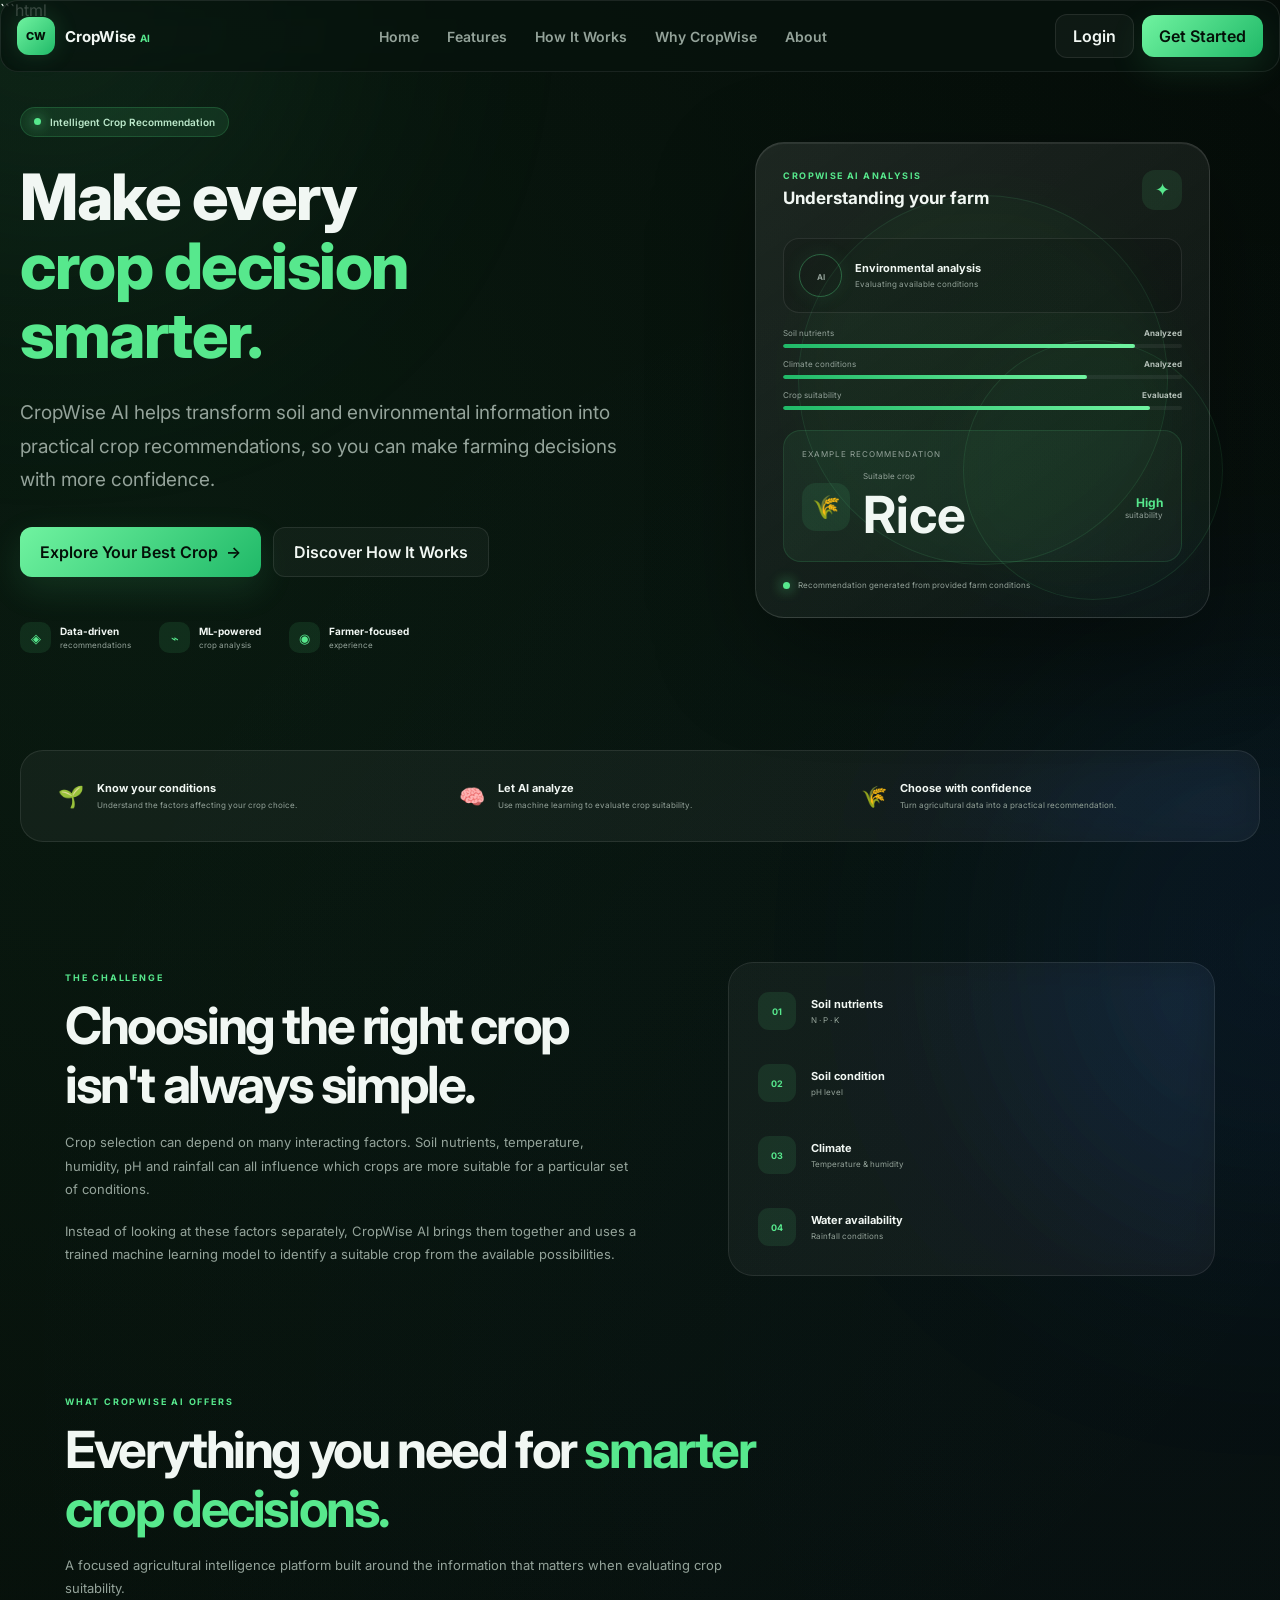
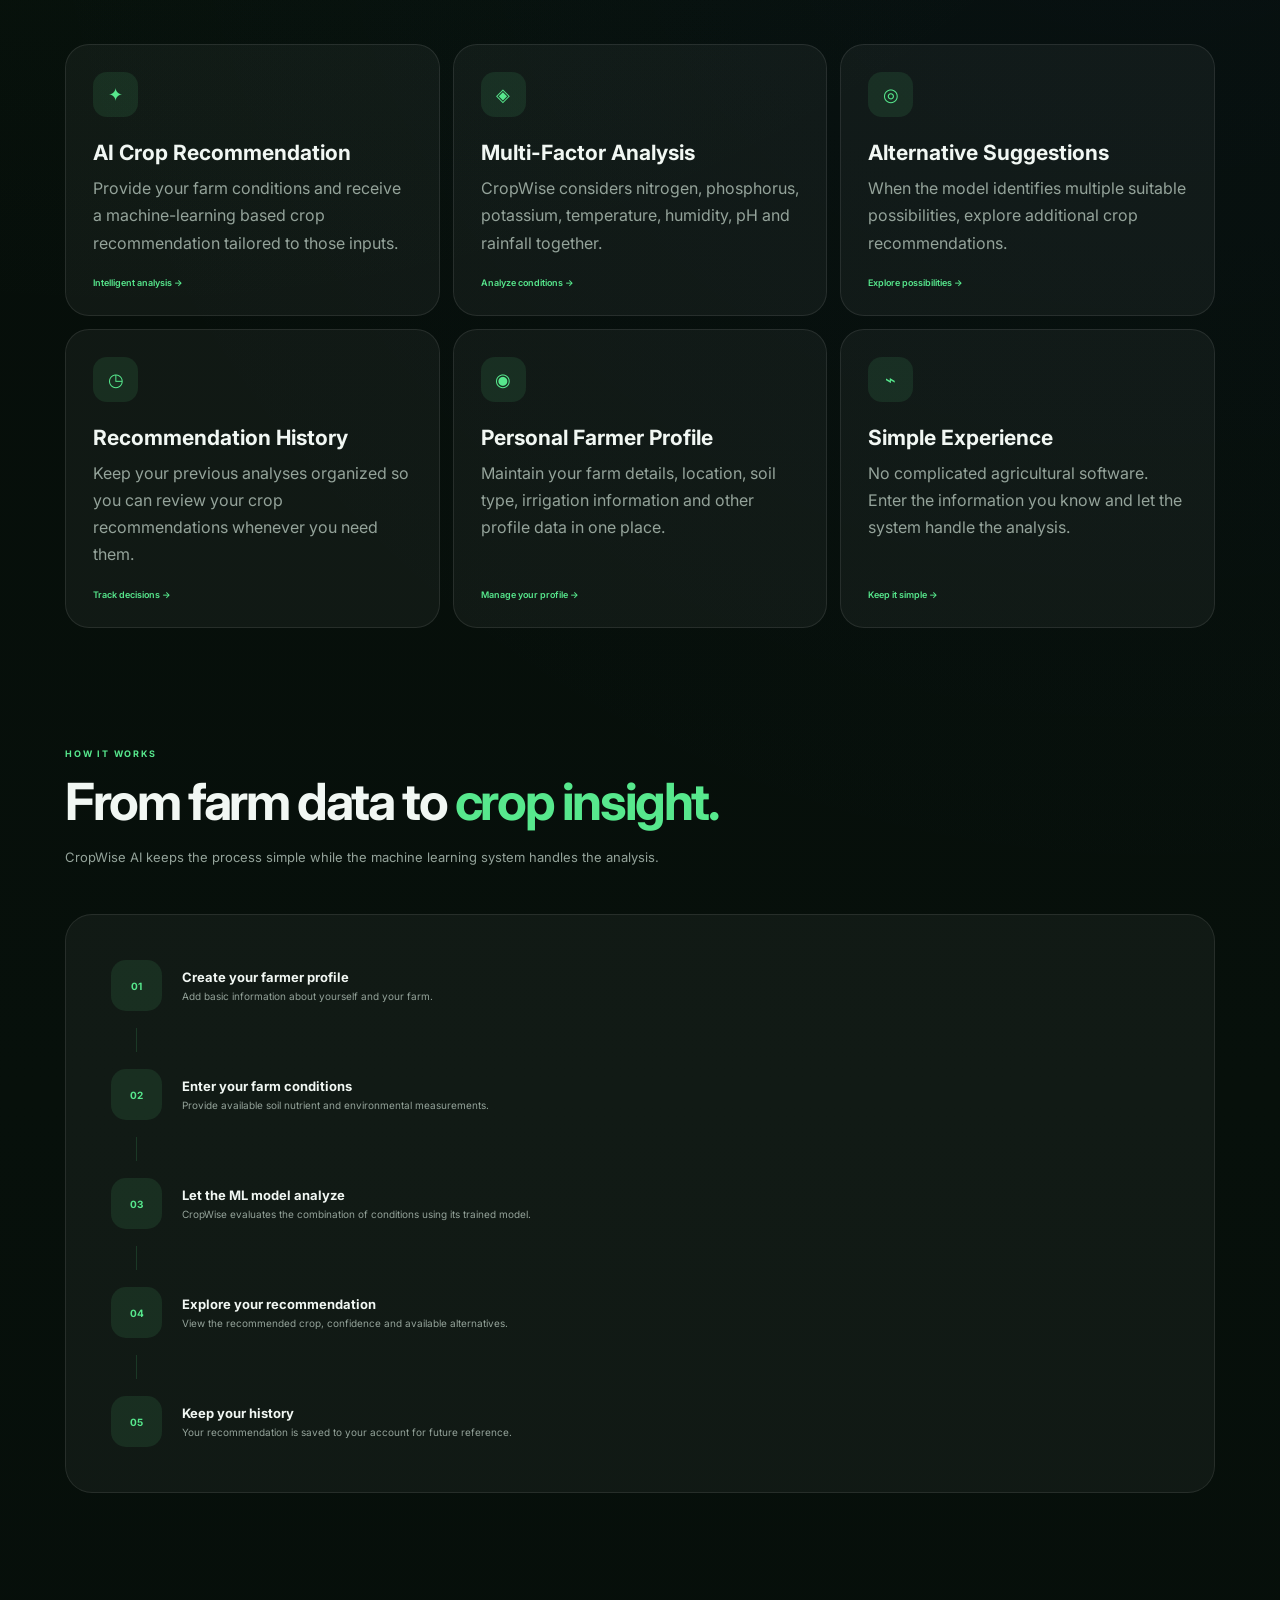
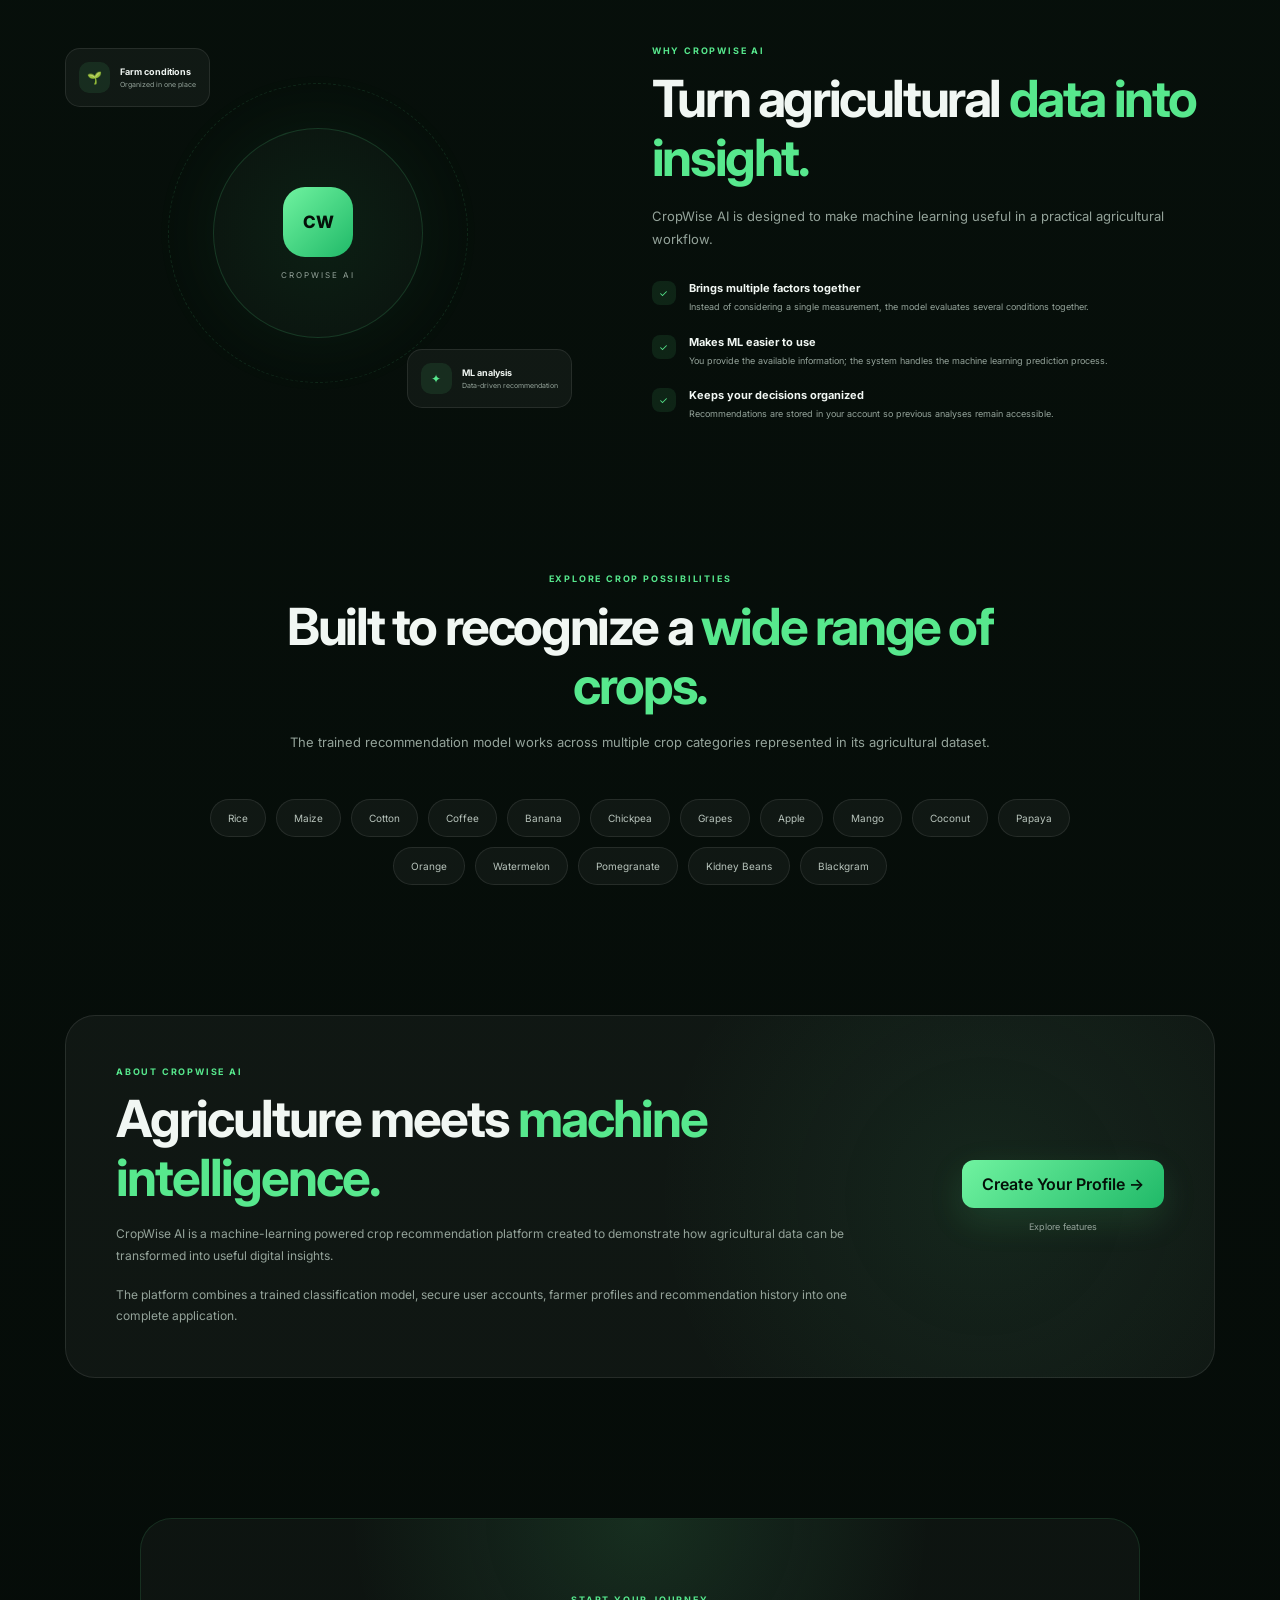
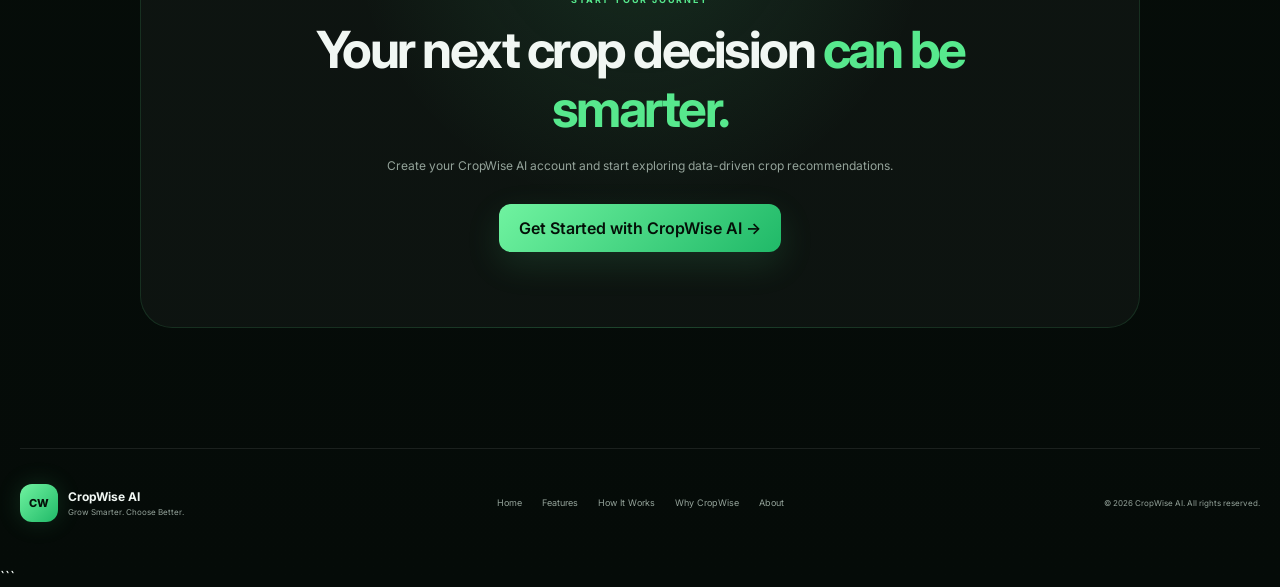
<file: frontend/index.html>
```html
<!DOCTYPE html>
<html lang="en">

<head>

    <meta charset="UTF-8">

    <meta
        name="viewport"
        content="width=device-width, initial-scale=1.0"
    >

    <meta
        name="description"
        content="CropWise AI helps farmers make smarter crop selection decisions using soil, weather and machine learning insights."
    >

    <title>CropWise AI | Grow Smarter. Choose Better.</title>

    <link
        rel="stylesheet"
        href="css/style.css"
    >

</head>


<body class="landing-page">


    <!-- =====================================================
         FIXED LANDING PAGE NAVBAR
         ===================================================== -->

    <header
        class="navbar"
        style="
            position: fixed;
            top: 0;
            left: 0;
            right: 0;
            width: 100%;
            z-index: 999999;
        "
    >

        <a
            href="#home"
            class="brand"
        >

            <div class="brand-icon">
                CW
            </div>

            <div class="brand-text">

                <span>
                    CropWise
                </span>

                <small>
                    AI
                </small>

            </div>

        </a>


        <nav class="nav-links">

            <a href="#home">
                Home
            </a>

            <a href="#features">
                Features
            </a>

            <a href="#how-it-works">
                How It Works
            </a>

            <a href="#why-cropwise">
                Why CropWise
            </a>

            <a href="#about">
                About
            </a>

        </nav>


        <div class="nav-actions">

            <a
                href="login.html"
                class="btn btn-outline"
            >
                Login
            </a>


            <a
                href="register.html"
                class="btn btn-primary"
            >
                Get Started
            </a>

        </div>

    </header>



    <!-- =====================================================
         BACKGROUND
         ===================================================== -->

    <div class="background-glow glow-one"></div>

    <div class="background-glow glow-two"></div>



    <!-- =====================================================
         MAIN CONTENT
         ===================================================== -->

    <main>


        <!-- =================================================
             HOME / HERO
             ================================================= -->

        <section
            class="hero"
            id="home"
        >

            <div class="hero-content">


                <div class="badge">

                    <span class="badge-dot"></span>

                    Intelligent Crop Recommendation

                </div>


                <h1>

                    Make every

                    <span>
                        crop decision smarter.
                    </span>

                </h1>


                <p class="hero-description">

                    CropWise AI helps transform soil and environmental
                    information into practical crop recommendations,
                    so you can make farming decisions with more confidence.

                </p>


                <div class="hero-actions">

                    <a
                        href="register.html"
                        class="btn btn-primary btn-large"
                    >

                        Explore Your Best Crop

                        <span>
                            →
                        </span>

                    </a>


                    <a
                        href="#how-it-works"
                        class="btn btn-glass btn-large"
                    >

                        Discover How It Works

                    </a>

                </div>


                <div class="hero-trust">


                    <div class="trust-item">

                        <span class="trust-icon">
                            ◈
                        </span>

                        <div>

                            <strong>
                                Data-driven
                            </strong>

                            <small>
                                recommendations
                            </small>

                        </div>

                    </div>


                    <div class="trust-item">

                        <span class="trust-icon">
                            ⌁
                        </span>

                        <div>

                            <strong>
                                ML-powered
                            </strong>

                            <small>
                                crop analysis
                            </small>

                        </div>

                    </div>


                    <div class="trust-item">

                        <span class="trust-icon">
                            ◉
                        </span>

                        <div>

                            <strong>
                                Farmer-focused
                            </strong>

                            <small>
                                experience
                            </small>

                        </div>

                    </div>


                </div>

            </div>



            <!-- HERO VISUAL -->

            <div class="hero-visual">

                <div class="orb orb-one"></div>

                <div class="orb orb-two"></div>


                <div class="prediction-card">


                    <div class="card-top">

                        <div>

                            <span class="card-label">
                                CROPWISE AI ANALYSIS
                            </span>

                            <h3>
                                Understanding your farm
                            </h3>

                        </div>


                        <div class="ai-icon">
                            ✦
                        </div>

                    </div>



                    <div class="analysis-status">

                        <div class="status-ring">

                            <span>
                                AI
                            </span>

                        </div>


                        <div>

                            <strong>
                                Environmental analysis
                            </strong>

                            <span>
                                Evaluating available conditions
                            </span>

                        </div>

                    </div>



                    <div class="analysis-bars">


                        <div class="analysis-row">

                            <div>

                                <span>
                                    Soil nutrients
                                </span>

                                <strong>
                                    Analyzed
                                </strong>

                            </div>


                            <div class="analysis-progress">

                                <span
                                    style="width: 88%;"
                                ></span>

                            </div>

                        </div>



                        <div class="analysis-row">

                            <div>

                                <span>
                                    Climate conditions
                                </span>

                                <strong>
                                    Analyzed
                                </strong>

                            </div>


                            <div class="analysis-progress">

                                <span
                                    style="width: 76%;"
                                ></span>

                            </div>

                        </div>



                        <div class="analysis-row">

                            <div>

                                <span>
                                    Crop suitability
                                </span>

                                <strong>
                                    Evaluated
                                </strong>

                            </div>


                            <div class="analysis-progress">

                                <span
                                    style="width: 92%;"
                                ></span>

                            </div>

                        </div>


                    </div>



                    <div class="recommendation-preview">

                        <div class="preview-label">
                            Example recommendation
                        </div>


                        <div class="preview-main">


                            <div class="crop-symbol">
                                🌾
                            </div>


                            <div>

                                <span>
                                    Suitable crop
                                </span>

                                <h2>
                                    Rice
                                </h2>

                            </div>


                            <div class="confidence">

                                <strong>
                                    High
                                </strong>

                                <span>
                                    suitability
                                </span>

                            </div>


                        </div>

                    </div>



                    <div class="prediction-footer">

                        <span class="status-dot"></span>

                        Recommendation generated from
                        provided farm conditions

                    </div>


                </div>

            </div>

        </section>



        <!-- =================================================
             VALUE STRIP
             ================================================= -->

        <section class="value-strip">


            <div class="value-item">

                <span class="value-icon">
                    🌱
                </span>

                <div>

                    <strong>
                        Know your conditions
                    </strong>

                    <small>
                        Understand the factors affecting your crop choice.
                    </small>

                </div>

            </div>


            <div class="value-item">

                <span class="value-icon">
                    🧠
                </span>

                <div>

                    <strong>
                        Let AI analyze
                    </strong>

                    <small>
                        Use machine learning to evaluate crop suitability.
                    </small>

                </div>

            </div>


            <div class="value-item">

                <span class="value-icon">
                    🌾
                </span>

                <div>

                    <strong>
                        Choose with confidence
                    </strong>

                    <small>
                        Turn agricultural data into a practical recommendation.
                    </small>

                </div>

            </div>


        </section>



        <!-- =================================================
             PROBLEM
             ================================================= -->

        <section class="section problem-section">


            <div class="problem-content">

                <span class="section-tag">
                    THE CHALLENGE
                </span>


                <h2>
                    Choosing the right crop
                    isn't always simple.
                </h2>


                <p>

                    Crop selection can depend on many interacting factors.
                    Soil nutrients, temperature, humidity, pH and rainfall
                    can all influence which crops are more suitable for a
                    particular set of conditions.

                </p>


                <p>

                    Instead of looking at these factors separately,
                    CropWise AI brings them together and uses a trained
                    machine learning model to identify a suitable crop
                    from the available possibilities.

                </p>

            </div>



            <div class="problem-card">


                <div class="factor">

                    <span>
                        01
                    </span>

                    <div>

                        <strong>
                            Soil nutrients
                        </strong>

                        <small>
                            N · P · K
                        </small>

                    </div>

                </div>


                <div class="factor">

                    <span>
                        02
                    </span>

                    <div>

                        <strong>
                            Soil condition
                        </strong>

                        <small>
                            pH level
                        </small>

                    </div>

                </div>


                <div class="factor">

                    <span>
                        03
                    </span>

                    <div>

                        <strong>
                            Climate
                        </strong>

                        <small>
                            Temperature & humidity
                        </small>

                    </div>

                </div>


                <div class="factor">

                    <span>
                        04
                    </span>

                    <div>

                        <strong>
                            Water availability
                        </strong>

                        <small>
                            Rainfall conditions
                        </small>

                    </div>

                </div>


            </div>

        </section>



        <!-- =================================================
             FEATURES
             ================================================= -->

        <section
            class="section"
            id="features"
        >


            <div class="section-heading">

                <span class="section-tag">
                    WHAT CROPWISE AI OFFERS
                </span>


                <h2>

                    Everything you need for

                    <span>
                        smarter crop decisions.
                    </span>

                </h2>


                <p>

                    A focused agricultural intelligence platform built
                    around the information that matters when evaluating
                    crop suitability.

                </p>

            </div>



            <div class="features-grid">


                <article class="feature-card">

                    <div class="feature-icon">
                        ✦
                    </div>

                    <h3>
                        AI Crop Recommendation
                    </h3>

                    <p>

                        Provide your farm conditions and receive a
                        machine-learning based crop recommendation
                        tailored to those inputs.

                    </p>

                    <span class="feature-link">
                        Intelligent analysis →
                    </span>

                </article>



                <article class="feature-card">

                    <div class="feature-icon">
                        ◈
                    </div>

                    <h3>
                        Multi-Factor Analysis
                    </h3>

                    <p>

                        CropWise considers nitrogen, phosphorus,
                        potassium, temperature, humidity, pH and
                        rainfall together.

                    </p>

                    <span class="feature-link">
                        Analyze conditions →
                    </span>

                </article>



                <article class="feature-card">

                    <div class="feature-icon">
                        ◎
                    </div>

                    <h3>
                        Alternative Suggestions
                    </h3>

                    <p>

                        When the model identifies multiple suitable
                        possibilities, explore additional crop
                        recommendations.

                    </p>

                    <span class="feature-link">
                        Explore possibilities →
                    </span>

                </article>



                <article class="feature-card">

                    <div class="feature-icon">
                        ◷
                    </div>

                    <h3>
                        Recommendation History
                    </h3>

                    <p>

                        Keep your previous analyses organized so you
                        can review your crop recommendations whenever
                        you need them.

                    </p>

                    <span class="feature-link">
                        Track decisions →
                    </span>

                </article>



                <article class="feature-card">

                    <div class="feature-icon">
                        ◉
                    </div>

                    <h3>
                        Personal Farmer Profile
                    </h3>

                    <p>

                        Maintain your farm details, location, soil type,
                        irrigation information and other profile data
                        in one place.

                    </p>

                    <span class="feature-link">
                        Manage your profile →
                    </span>

                </article>



                <article class="feature-card">

                    <div class="feature-icon">
                        ⌁
                    </div>

                    <h3>
                        Simple Experience
                    </h3>

                    <p>

                        No complicated agricultural software.
                        Enter the information you know and let the
                        system handle the analysis.

                    </p>

                    <span class="feature-link">
                        Keep it simple →
                    </span>

                </article>


            </div>

        </section>



        <!-- =================================================
             HOW IT WORKS
             ================================================= -->

        <section
            class="section workflow-section"
            id="how-it-works"
        >


            <div class="section-heading">

                <span class="section-tag">
                    HOW IT WORKS
                </span>


                <h2>

                    From farm data to

                    <span>
                        crop insight.
                    </span>

                </h2>


                <p>

                    CropWise AI keeps the process simple while the
                    machine learning system handles the analysis.

                </p>

            </div>



            <div class="workflow">


                <div class="workflow-step">

                    <div class="step-number">
                        01
                    </div>

                    <div>

                        <h3>
                            Create your farmer profile
                        </h3>

                        <p>
                            Add basic information about yourself and
                            your farm.
                        </p>

                    </div>

                </div>


                <div class="workflow-line"></div>


                <div class="workflow-step">

                    <div class="step-number">
                        02
                    </div>

                    <div>

                        <h3>
                            Enter your farm conditions
                        </h3>

                        <p>
                            Provide available soil nutrient and
                            environmental measurements.
                        </p>

                    </div>

                </div>


                <div class="workflow-line"></div>


                <div class="workflow-step">

                    <div class="step-number">
                        03
                    </div>

                    <div>

                        <h3>
                            Let the ML model analyze
                        </h3>

                        <p>
                            CropWise evaluates the combination of
                            conditions using its trained model.
                        </p>

                    </div>

                </div>


                <div class="workflow-line"></div>


                <div class="workflow-step">

                    <div class="step-number">
                        04
                    </div>

                    <div>

                        <h3>
                            Explore your recommendation
                        </h3>

                        <p>
                            View the recommended crop, confidence
                            and available alternatives.
                        </p>

                    </div>

                </div>


                <div class="workflow-line"></div>


                <div class="workflow-step">

                    <div class="step-number">
                        05
                    </div>

                    <div>

                        <h3>
                            Keep your history
                        </h3>

                        <p>
                            Your recommendation is saved to your
                            account for future reference.
                        </p>

                    </div>

                </div>


            </div>

        </section>



        <!-- =================================================
             WHY CROPWISE
             ================================================= -->

        <section
            class="section why-section"
            id="why-cropwise"
        >


            <div class="why-visual">


                <div class="floating-card card-a">

                    <span>
                        🌱
                    </span>

                    <div>

                        <strong>
                            Farm conditions
                        </strong>

                        <small>
                            Organized in one place
                        </small>

                    </div>

                </div>


                <div class="why-center">

                    <div class="center-orbit"></div>

                    <div class="center-logo">
                        CW
                    </div>

                    <span>
                        CROPWISE AI
                    </span>

                </div>


                <div class="floating-card card-b">

                    <span>
                        ✦
                    </span>

                    <div>

                        <strong>
                            ML analysis
                        </strong>

                        <small>
                            Data-driven recommendation
                        </small>

                    </div>

                </div>


            </div>



            <div class="why-content">

                <span class="section-tag">
                    WHY CROPWISE AI
                </span>


                <h2>

                    Turn agricultural

                    <span>
                        data into insight.
                    </span>

                </h2>


                <p>

                    CropWise AI is designed to make machine learning
                    useful in a practical agricultural workflow.

                </p>


                <div class="why-list">


                    <div class="why-item">

                        <div class="why-check">
                            ✓
                        </div>

                        <div>

                            <strong>
                                Brings multiple factors together
                            </strong>

                            <p>

                                Instead of considering a single
                                measurement, the model evaluates
                                several conditions together.

                            </p>

                        </div>

                    </div>



                    <div class="why-item">

                        <div class="why-check">
                            ✓
                        </div>

                        <div>

                            <strong>
                                Makes ML easier to use
                            </strong>

                            <p>

                                You provide the available information;
                                the system handles the machine learning
                                prediction process.

                            </p>

                        </div>

                    </div>



                    <div class="why-item">

                        <div class="why-check">
                            ✓
                        </div>

                        <div>

                            <strong>
                                Keeps your decisions organized
                            </strong>

                            <p>

                                Recommendations are stored in your
                                account so previous analyses remain
                                accessible.

                            </p>

                        </div>

                    </div>


                </div>

            </div>

        </section>



        <!-- =================================================
             CROP RANGE
             ================================================= -->

        <section class="section crop-section">


            <div class="section-heading centered">

                <span class="section-tag">
                    EXPLORE CROP POSSIBILITIES
                </span>


                <h2>

                    Built to recognize a

                    <span>
                        wide range of crops.
                    </span>

                </h2>


                <p>

                    The trained recommendation model works across
                    multiple crop categories represented in its
                    agricultural dataset.

                </p>

            </div>



            <div class="crop-cloud">

                <span>
                    Rice
                </span>

                <span>
                    Maize
                </span>

                <span>
                    Cotton
                </span>

                <span>
                    Coffee
                </span>

                <span>
                    Banana
                </span>

                <span>
                    Chickpea
                </span>

                <span>
                    Grapes
                </span>

                <span>
                    Apple
                </span>

                <span>
                    Mango
                </span>

                <span>
                    Coconut
                </span>

                <span>
                    Papaya
                </span>

                <span>
                    Orange
                </span>

                <span>
                    Watermelon
                </span>

                <span>
                    Pomegranate
                </span>

                <span>
                    Kidney Beans
                </span>

                <span>
                    Blackgram
                </span>

            </div>

        </section>



        <!-- =================================================
             ABOUT
             ================================================= -->

        <section
            class="about-section"
            id="about"
        >


            <div class="about-card">


                <div class="about-content">

                    <span class="section-tag">
                        ABOUT CROPWISE AI
                    </span>


                    <h2>

                        Agriculture meets

                        <span>
                            machine intelligence.
                        </span>

                    </h2>


                    <p>

                        CropWise AI is a machine-learning powered
                        crop recommendation platform created to
                        demonstrate how agricultural data can be
                        transformed into useful digital insights.

                    </p>


                    <p>

                        The platform combines a trained classification
                        model, secure user accounts, farmer profiles
                        and recommendation history into one complete
                        application.

                    </p>

                </div>



                <div class="about-actions">

                    <a
                        href="register.html"
                        class="btn btn-primary btn-large"
                    >
                        Create Your Profile →
                    </a>


                    <a
                        href="#features"
                        class="text-link"
                    >
                        Explore features
                    </a>

                </div>


            </div>

        </section>



        <!-- =================================================
             FINAL CTA
             ================================================= -->

        <section class="final-cta">


            <div class="cta-glow"></div>


            <span class="section-tag">
                START YOUR JOURNEY
            </span>


            <h2>

                Your next crop decision

                <span>
                    can be smarter.
                </span>

            </h2>


            <p>

                Create your CropWise AI account and start exploring
                data-driven crop recommendations.

            </p>


            <a
                href="register.html"
                class="btn btn-primary btn-large"
            >
                Get Started with CropWise AI →
            </a>


        </section>


    </main>



    <!-- =====================================================
         FOOTER
         ===================================================== -->

    <footer class="footer">


        <div class="footer-brand">


            <div class="brand-icon">
                CW
            </div>


            <div>

                <strong>
                    CropWise AI
                </strong>

                <span>
                    Grow Smarter. Choose Better.
                </span>

            </div>


        </div>



        <div class="footer-links">

            <a href="#home">
                Home
            </a>

            <a href="#features">
                Features
            </a>

            <a href="#how-it-works">
                How It Works
            </a>

            <a href="#why-cropwise">
                Why CropWise
            </a>

            <a href="#about">
                About
            </a>

        </div>


        <p>
            © 2026 CropWise AI. All rights reserved.
        </p>


    </footer>



    <!-- =====================================================
         GLOBAL UTILS
         ===================================================== -->

    <script src="js/utils.js"></script>


</body>

</html>
```
</file>
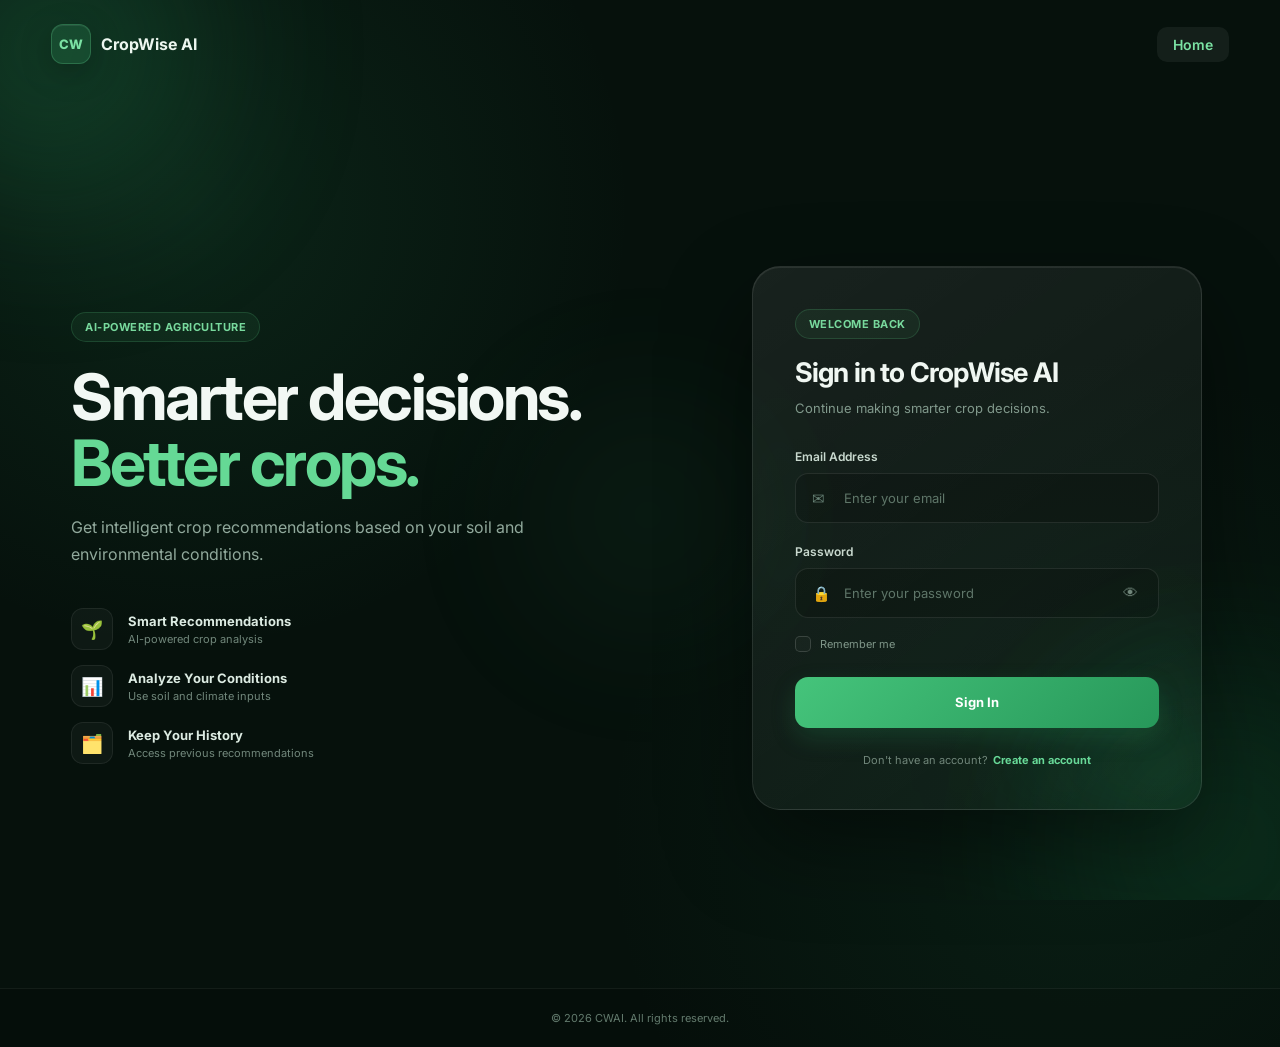
<file: frontend/dashboard.html>
<!DOCTYPE html>
<html lang="en">

<head>
    <meta charset="UTF-8">
    <meta name="viewport" content="width=device-width, initial-scale=1.0">

    <title>Dashboard | CropWise AI</title>

    <link rel="stylesheet" href="css/style.css">
    <link rel="stylesheet" href="css/dashboard.css">
    <link rel="stylesheet" href="css/responsive.css">
</head>

<body class="dashboard-page">

    <!-- Background -->
    <div class="dashboard-background">
        <div class="dashboard-glow dashboard-glow-one"></div>
        <div class="dashboard-glow dashboard-glow-two"></div>
    </div>


    <!-- Navbar -->
    <header class="dashboard-navbar">

        <a href="dashboard.html" class="dashboard-logo">
            <span class="logo-mark">CW</span>
            <span>CropWise AI</span>
        </a>


        <nav class="dashboard-nav">

            <a href="dashboard.html" class="dashboard-nav-link active">
                Dashboard
            </a>

            <a href="recommend.html" class="dashboard-nav-link">
                Recommend
            </a>

            <a href="history.html" class="dashboard-nav-link">
                History
            </a>

            <a href="profile.html" class="dashboard-nav-link">
                Profile
            </a>

            <button
                type="button"
                class="dashboard-logout"
                id="logoutButton"
            >
                Logout
            </button>

        </nav>


        <!-- Mobile Menu -->
        <button
            type="button"
            class="mobile-menu-button"
            id="mobileMenuButton"
            aria-label="Open menu"
        >
            ☰
        </button>

    </header>


    <!-- Mobile Navigation -->
    <nav
        class="mobile-dashboard-nav"
        id="mobileDashboardNav"
    >

        <a href="dashboard.html">
            Dashboard
        </a>

        <a href="recommend.html">
            Recommend
        </a>

        <a href="history.html">
            History
        </a>

        <a href="profile.html">
            Profile
        </a>

        <button
            type="button"
            id="mobileLogoutButton"
        >
            Logout
        </button>

    </nav>


    <!-- Main -->
    <main class="dashboard-container">

        <!-- Welcome -->
        <section class="dashboard-welcome">

            <div>

                <span class="welcome-label">
                    CROPWISE AI DASHBOARD
                </span>

                <h1>
                    Welcome back<span id="userEmail"></span> 👋
                </h1>

                <p>
                    Ready to make a smarter crop decision today?
                </p>

            </div>


            <div class="welcome-status">

                <span class="status-dot"></span>

                AI System Ready

            </div>

        </section>


        <!-- Main Recommendation Card -->
        <section class="recommendation-hero">

            <div class="recommendation-content">

                <span class="section-badge">
                    🌱 AI CROP RECOMMENDATION
                </span>

                <h2>
                    Find the right crop
                    <span>for your conditions.</span>
                </h2>

                <p>
                    Enter your soil and environmental conditions
                    and let CropWise AI analyze them to recommend
                    the most suitable crop.
                </p>

                <a
                    href="recommend.html"
                    class="primary-dashboard-button"
                >
                    Start Recommendation
                    <span>→</span>
                </a>

            </div>


            <div class="recommendation-visual">

                <div class="crop-orbit orbit-one"></div>
                <div class="crop-orbit orbit-two"></div>

                <div class="crop-core">
                    🌱
                </div>

            </div>

        </section>


        <!-- Quick Actions -->
        <section class="dashboard-section">

            <div class="section-heading">

                <div>

                    <span class="section-label">
                        QUICK ACCESS
                    </span>

                    <h2>
                        Your tools
                    </h2>

                </div>

            </div>


            <div class="quick-actions">

                <!-- Recommendation -->
                <a
                    href="recommend.html"
                    class="dashboard-action-card"
                >

                    <div class="action-icon">
                        🌾
                    </div>

                    <div class="action-content">

                        <h3>
                            Crop Recommendation
                        </h3>

                        <p>
                            Analyze conditions and discover
                            the best crop to grow.
                        </p>

                    </div>

                    <span class="action-arrow">
                        →
                    </span>

                </a>


                <!-- History -->
                <a
                    href="history.html"
                    class="dashboard-action-card"
                >

                    <div class="action-icon">
                        📊
                    </div>

                    <div class="action-content">

                        <h3>
                            Prediction History
                        </h3>

                        <p>
                            View and review your previous
                            crop recommendations.
                        </p>

                    </div>

                    <span class="action-arrow">
                        →
                    </span>

                </a>


                <!-- Profile -->
                <a
                    href="profile.html"
                    class="dashboard-action-card"
                >

                    <div class="action-icon">
                        👤
                    </div>

                    <div class="action-content">

                        <h3>
                            Farmer Profile
                        </h3>

                        <p>
                            Manage your farming information
                            and preferences.
                        </p>

                    </div>

                    <span class="action-arrow">
                        →
                    </span>

                </a>

            </div>

        </section>


        <!-- Dashboard Stats -->
        <section class="dashboard-stats">

            <div class="stat-card">

                <div class="stat-icon">
                    🌱
                </div>

                <div>

                    <span class="stat-label">
                        RECOMMENDATIONS
                    </span>

                    <strong id="predictionCount">
                        —
                    </strong>

                    <p>
                        Total predictions
                    </p>

                </div>

            </div>


            <div class="stat-card">

                <div class="stat-icon">
                    📈
                </div>

                <div>

                    <span class="stat-label">
                        LATEST CROP
                    </span>

                    <strong id="latestCrop">
                        —
                    </strong>

                    <p>
                        Most recent recommendation
                    </p>

                </div>

            </div>


            <div class="stat-card">

                <div class="stat-icon">
                    ✨
                </div>

                <div>

                    <span class="stat-label">
                        STATUS
                    </span>

                    <strong>
                        Active
                    </strong>

                    <p>
                        Your account is ready
                    </p>

                </div>

            </div>

        </section>


        <!-- Recent Predictions -->
        <section class="dashboard-section recent-section">

            <div class="section-heading">

                <div>

                    <span class="section-label">
                        RECENT ACTIVITY
                    </span>

                    <h2>
                        Recent predictions
                    </h2>

                </div>

                <a
                    href="history.html"
                    class="view-all-link"
                >
                    View all →
                </a>

            </div>


            <div
                class="recent-predictions"
                id="recentPredictions"
            >

                <!-- Loading -->
                <div class="dashboard-loading">
                    <span class="dashboard-spinner"></span>
                    Loading predictions...
                </div>

            </div>

        </section>


        <!-- Empty / Information -->
        <section
            class="dashboard-empty"
            id="dashboardEmpty"
            hidden
        >

            <div class="empty-icon">
                🌱
            </div>

            <h3>
                No predictions yet
            </h3>

            <p>
                Your crop recommendations will appear here
                after you make your first prediction.
            </p>

            <a
                href="recommend.html"
                class="secondary-dashboard-button"
            >
                Make Your First Recommendation
            </a>

        </section>

    </main>


    <!-- Footer -->
    <footer class="site-footer">

        <p>
            © 2026 CWAI. All rights reserved.
        </p>

    </footer>


    <!-- JavaScript -->
    <script src="js/config.js"></script>
    <script src="js/api.js"></script>
    <script src="js/utils.js"></script>
    <script src="js/dashboard.js"></script>

</body>

</html>
</file>
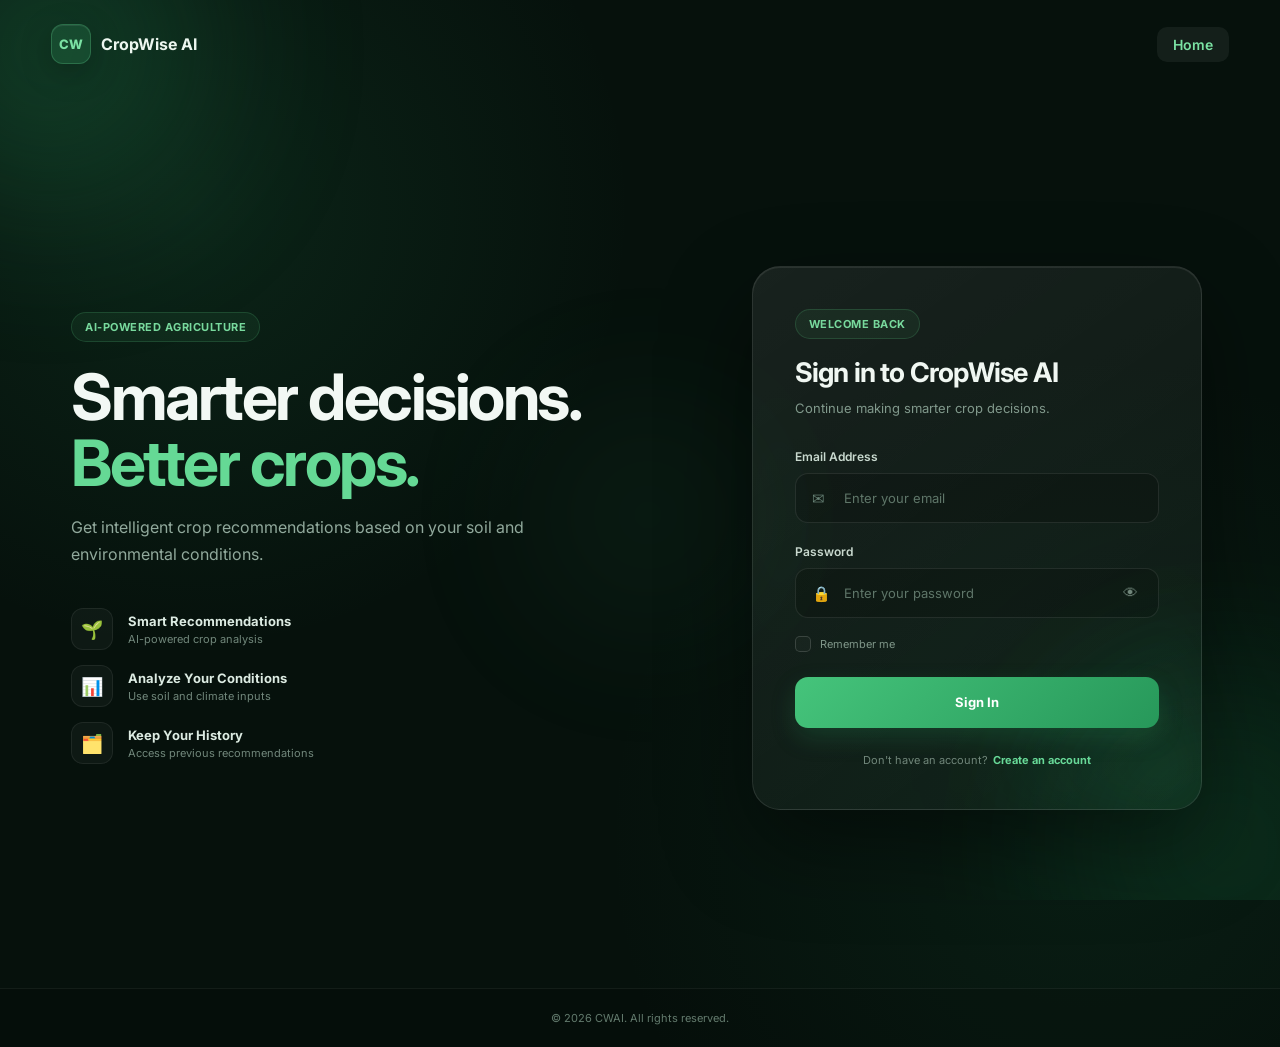
<file: frontend/history.html>
<!DOCTYPE html>
<html lang="en">

<head>

    <meta charset="UTF-8">

    <meta
        name="viewport"
        content="width=device-width, initial-scale=1.0"
    >

    <meta
        name="description"
        content="View your CropWise AI crop recommendation history."
    >

    <title>Prediction History | CropWise AI</title>


    <!-- =====================================================
         STYLES
    ====================================================== -->

    <link
        rel="stylesheet"
        href="css/style.css"
    >

    <link
        rel="stylesheet"
        href="css/dashboard.css"
    >

    <link
        rel="stylesheet"
        href="css/history.css"
    >

    <link
        rel="stylesheet"
        href="css/responsive.css"
    >

</head>


<body class="dashboard-page">


    <!-- =====================================================
         DASHBOARD NAVBAR
    ====================================================== -->

    <header class="dashboard-navbar">

        <a
            href="dashboard.html"
            class="dashboard-logo"
        >

            <span class="logo-mark">
                CW
            </span>

            <span>
                CropWise AI
            </span>

        </a>


        <nav class="dashboard-nav">

            <a
                href="dashboard.html"
                class="dashboard-nav-link"
            >
                Dashboard
            </a>


            <a
                href="recommend.html"
                class="dashboard-nav-link"
            >
                Recommend
            </a>


            <a
                href="history.html"
                class="dashboard-nav-link active"
            >
                History
            </a>


            <a
                href="profile.html"
                class="dashboard-nav-link"
            >
                Profile
            </a>


            <button
                type="button"
                class="dashboard-logout"
                id="logoutButton"
            >
                Logout
            </button>

        </nav>


        <!-- Mobile menu -->

        <button
            type="button"
            class="mobile-menu-button"
            id="mobileMenuButton"
            aria-label="Open menu"
        >
            ☰
        </button>

    </header>


    <!-- =====================================================
         MOBILE NAVIGATION
    ====================================================== -->

    <nav
        class="mobile-dashboard-nav"
        id="mobileDashboardNav"
    >

        <a href="dashboard.html">
            Dashboard
        </a>


        <a href="recommend.html">
            Recommend
        </a>


        <a
            href="history.html"
            class="active"
        >
            History
        </a>


        <a href="profile.html">
            Profile
        </a>


        <button
            type="button"
            id="mobileLogoutButton"
        >
            Logout
        </button>

    </nav>


    <!-- =====================================================
         MAIN
    ====================================================== -->

    <main class="history-main">

        <div class="history-container">


            <!-- =================================================
                 PAGE HEADER
            ================================================== -->

            <section class="history-page-header">

                <div>

                    <span class="history-eyebrow">
                        AI INSIGHTS
                    </span>

                    <h1>
                        Your Predictions
                    </h1>

                    <p>
                        Review your previous crop recommendations
                        and the farm conditions used for each analysis.
                    </p>

                </div>


                <a
                    href="recommend.html"
                    class="history-new-button"
                >
                    + New Recommendation
                </a>

            </section>


            <!-- =================================================
                 SUMMARY
            ================================================== -->

            <section class="history-summary">


                <!-- Total Predictions -->

                <div class="history-summary-card">

                    <div class="history-summary-icon">
                        📊
                    </div>

                    <div>

                        <span>
                            Total Predictions
                        </span>

                        <strong id="totalPredictions">
                            0
                        </strong>

                    </div>

                </div>


                <!-- Latest Recommendation -->

                <div class="history-summary-card">

                    <div class="history-summary-icon">
                        🌱
                    </div>

                    <div>

                        <span>
                            Latest Recommendation
                        </span>

                        <strong id="latestHistoryCrop">
                            —
                        </strong>

                    </div>

                </div>

            </section>


            <!-- =================================================
                 EMPTY STATE
            ================================================== -->

            <section
                class="history-empty"
                id="historyEmpty"
                hidden
            >

                <div class="history-empty-icon">
                    🌱
                </div>

                <h2>
                    No Predictions Yet
                </h2>

                <p>
                    You haven't made any crop recommendations yet.
                    Start your first AI-powered recommendation to
                    see your results here.
                </p>

                <a
                    href="recommend.html"
                    class="history-empty-button"
                >
                    Make a Recommendation
                </a>

            </section>


            <!-- =================================================
                 HISTORY GRID
            ================================================== -->

            <section
                class="history-grid"
                id="historyGrid"
            >
                <!-- Prediction cards are inserted by history.js -->
            </section>


        </div>

    </main>


    <!-- =====================================================
         FOOTER
    ====================================================== -->

    <footer class="site-footer">

        <p>
            © 2026 CWAI. All rights reserved.
        </p>

    </footer>


    <!-- =====================================================
         JAVASCRIPT
    ====================================================== -->

    <script src="js/config.js"></script>

    <script src="js/api.js"></script>

    <script src="js/utils.js"></script>

    <script src="js/history.js"></script>


</body>

</html>
</file>
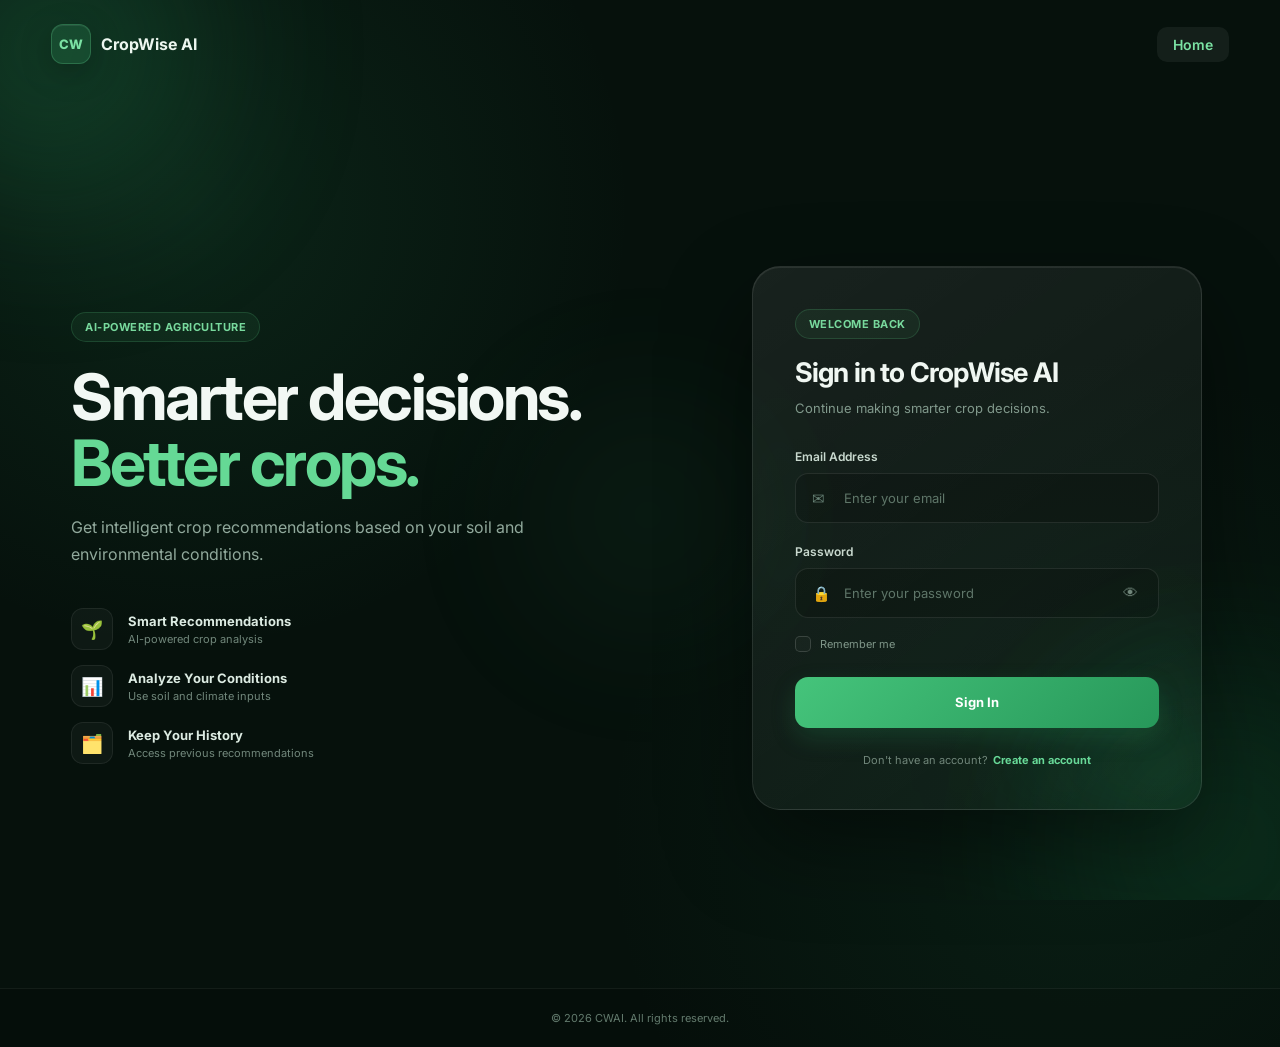
<file: frontend/login.html>
<!DOCTYPE html>
<html lang="en">
<head>
    <meta charset="UTF-8">
    <meta name="viewport" content="width=device-width, initial-scale=1.0">

    <title>Login | CropWise AI</title>

    <link rel="stylesheet" href="css/style.css">
    <link rel="stylesheet" href="css/auth.css">
</head>

<body class="auth-page">

    <!-- Background Effects -->
    <div class="auth-background">
        <div class="auth-glow glow-one"></div>
        <div class="auth-glow glow-two"></div>
        <div class="auth-glow glow-three"></div>
    </div>


    <!-- Header -->
    <header class="auth-navbar">

        <a href="index.html" class="auth-nav-logo">
            <span class="logo-mark">CW</span>
            <span>CropWise AI</span>
        </a>

        <nav class="auth-nav-links">
            <a href="index.html" class="active">Home</a>
        </nav>

    </header>


    <!-- Main Authentication Area -->
    <main class="auth-container">

        <!-- Left Information -->
        <section class="auth-info">

            <div class="auth-info-content">

                <span class="auth-badge">
                    AI-Powered Agriculture
                </span>

                <h1>
                    Smarter decisions.
                    <span>Better crops.</span>
                </h1>

                <p>
                    Get intelligent crop recommendations based on your
                    soil and environmental conditions.
                </p>


                <!-- Highlights -->
                <div class="auth-highlights">

                    <div class="highlight-item">

                        <span class="highlight-icon">🌱</span>

                        <div>
                            <strong>Smart Recommendations</strong>
                            <small>AI-powered crop analysis</small>
                        </div>

                    </div>


                    <div class="highlight-item">

                        <span class="highlight-icon">📊</span>

                        <div>
                            <strong>Analyze Your Conditions</strong>
                            <small>Use soil and climate inputs</small>
                        </div>

                    </div>


                    <div class="highlight-item">

                        <span class="highlight-icon">🗂️</span>

                        <div>
                            <strong>Keep Your History</strong>
                            <small>Access previous recommendations</small>
                        </div>

                    </div>

                </div>

            </div>

        </section>


        <!-- Login Card -->
        <section class="auth-card-wrapper">

            <div class="auth-card">

                <!-- Card Header -->
                <div class="auth-card-header">

                    <div class="mobile-logo">
                        <span class="logo-mark">CW</span>
                    </div>

                    <span class="form-badge">
                        Welcome Back
                    </span>

                    <h2>
                        Sign in to CropWise AI
                    </h2>

                    <p>
                        Continue making smarter crop decisions.
                    </p>

                </div>


                <!-- Login Form -->
                <form id="loginForm" class="auth-form">

                    <!-- Email -->
                    <div class="form-group">

                        <label for="email">
                            Email Address
                        </label>

                        <div class="input-wrapper">

                            <span class="input-icon">✉</span>

                            <input
                                type="email"
                                id="email"
                                name="email"
                                placeholder="Enter your email"
                                autocomplete="email"
                                required
                            >

                        </div>

                    </div>


                    <!-- Password -->
                    <div class="form-group">

                        <div class="label-row">

                            <label for="password">
                                Password
                            </label>

                        </div>

                        <div class="input-wrapper">

                            <span class="input-icon">🔒</span>

                            <input
                                type="password"
                                id="password"
                                name="password"
                                placeholder="Enter your password"
                                autocomplete="current-password"
                                required
                            >

                            <!-- Show / Hide Password -->
                            <button
                                type="button"
                                class="password-toggle"
                                id="togglePassword"
                                aria-label="Show password"
                                title="Show password"
                            >
                                👁
                            </button>

                        </div>

                    </div>


                    <!-- Remember Me -->
                    <div class="form-options">

                        <label class="remember-me">

                            <input
                                type="checkbox"
                                id="rememberMe"
                            >

                            <span class="custom-checkbox"></span>

                            <span>Remember me</span>

                        </label>

                    </div>


                    <!-- Login Error -->
                    <div
                        id="loginError"
                        class="form-message error-message"
                        hidden
                    ></div>


                    <!-- Sign In -->
                    <button
                        type="submit"
                        class="auth-submit"
                        id="loginButton"
                    >
                        <span class="button-text">
                            Sign In
                        </span>

                        <span
                            class="button-loader"
                            hidden
                        ></span>
                    </button>

                </form>


                <!-- Register -->
                <div class="auth-switch">

                    <span>
                        Don't have an account?
                    </span>

                    <a href="register.html">
                        Create an account
                    </a>

                </div>

            </div>

        </section>

    </main>


    <!-- Website Footer -->
    <footer class="site-footer">
        <p>© 2026 CWAI. All rights reserved.</p>
    </footer>


    <!-- JavaScript -->
    <script src="js/config.js"></script>
    <script src="js/api.js"></script>
    <script src="js/utils.js"></script>
    <script src="js/login.js"></script>

</body>
</html>
</file>
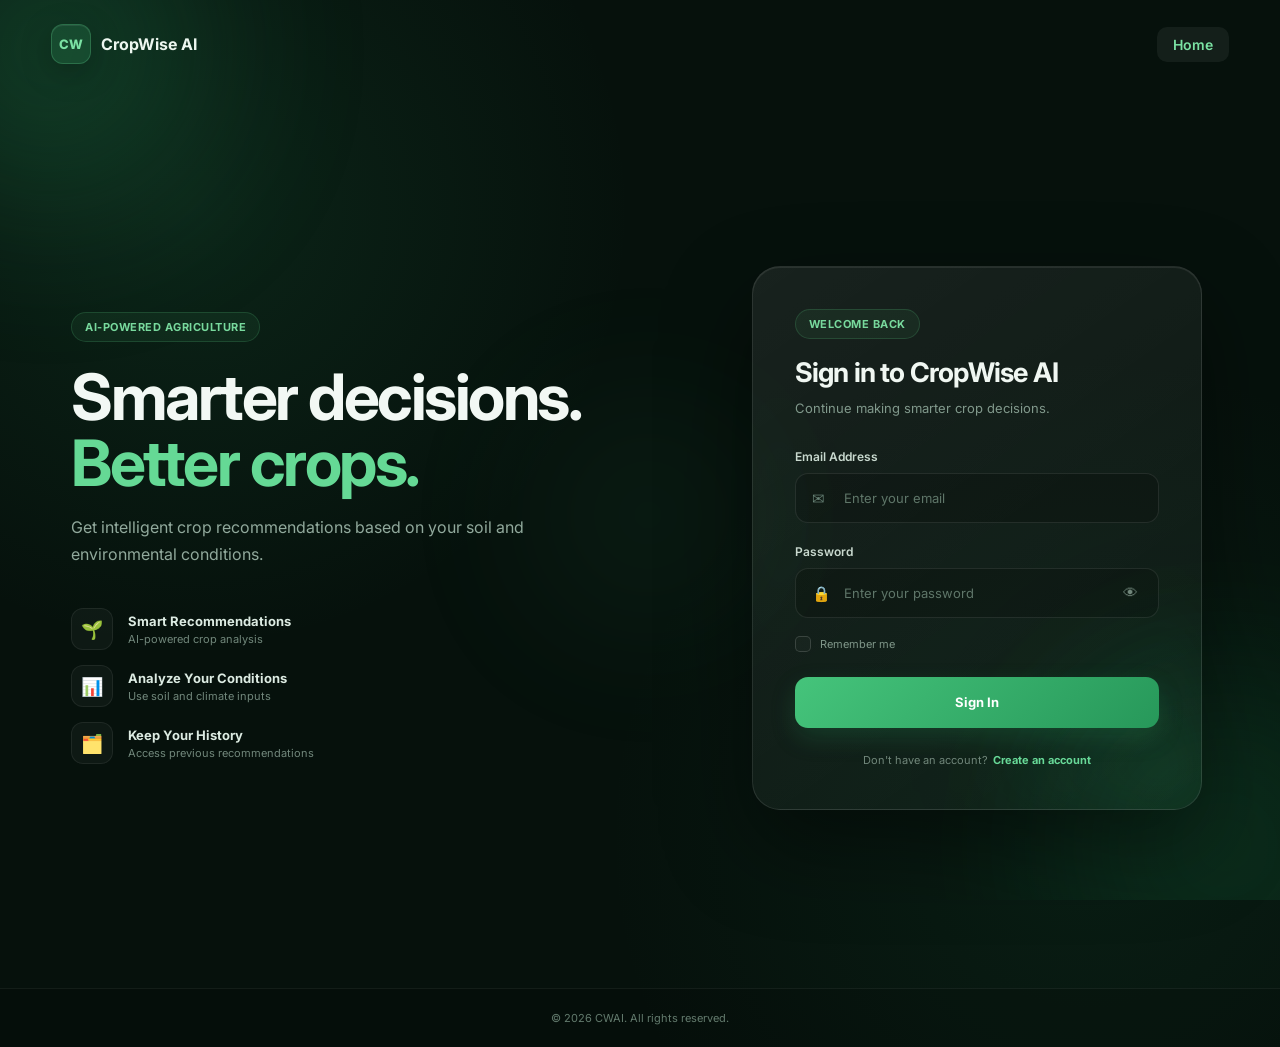
<file: frontend/profile.html>
<!DOCTYPE html>
<html lang="en">
<head>
    <meta charset="UTF-8">
    <meta name="viewport" content="width=device-width, initial-scale=1.0">

    <title>Profile | CropWise AI</title>

    <link rel="stylesheet" href="css/style.css">
    <link rel="stylesheet" href="css/dashboard.css">
    <link rel="stylesheet" href="css/profile.css">
    <link rel="stylesheet" href="css/responsive.css">
</head>

<body class="profile-page">

    <!-- =========================
         Dashboard Navbar
    ========================== -->

    <header class="dashboard-navbar">

        <a href="dashboard.html" class="dashboard-logo">
            <span class="logo-mark">CW</span>
            <span>CropWise AI</span>
        </a>

        <nav class="dashboard-nav">

            <a href="dashboard.html"
               class="dashboard-nav-link">
                Dashboard
            </a>

            <a href="recommend.html"
               class="dashboard-nav-link">
                Recommend
            </a>

            <a href="history.html"
               class="dashboard-nav-link">
                History
            </a>

            <a href="profile.html"
               class="dashboard-nav-link active">
                Profile
            </a>

            <button
                type="button"
                class="dashboard-logout"
                id="logoutButton">
                Logout
            </button>

        </nav>

        <button
            type="button"
            class="mobile-menu-button"
            id="mobileMenuButton"
            aria-label="Open menu">
            ☰
        </button>

    </header>


    <!-- =========================
         Mobile Navigation
    ========================== -->

    <nav
        class="mobile-dashboard-nav"
        id="mobileDashboardNav">

        <a href="dashboard.html">
            Dashboard
        </a>

        <a href="recommend.html">
            Recommend
        </a>

        <a href="history.html">
            History
        </a>

        <a href="profile.html">
            Profile
        </a>

        <button
            type="button"
            id="mobileLogoutButton">
            Logout
        </button>

    </nav>


    <!-- =========================
         Main Profile
    ========================== -->

    <main class="profile-main">

        <div class="profile-container">

            <!-- Page Header -->

            <section class="profile-page-header">

                <div>
                    <span class="profile-eyebrow">
                        FARMER PROFILE
                    </span>

                    <h1>Your Profile</h1>

                    <p>
                        Manage your personal information,
                        farming details, and preferences.
                    </p>
                </div>

            </section>


            <!-- =========================
                 Profile Overview
            ========================== -->

            <section class="profile-overview glass-card">

                <div class="profile-avatar-section">

                    <div
                        class="profile-avatar"
                        id="profileAvatar">

                        <span id="avatarInitial">
                            H
                        </span>

                        <img
                            id="profilePhotoPreview"
                            src=""
                            alt="Profile photo"
                            hidden>
                    </div>


                    <div class="profile-photo-actions">

                        <label
                            for="profilePhotoInput"
                            class="photo-button add-photo-button">

                            Add Photo

                        </label>

                        <input
                            type="file"
                            id="profilePhotoInput"
                            accept="image/*"
                            hidden>

                        <button
                            type="button"
                            id="removePhotoButton"
                            class="photo-button remove-photo-button">

                            Remove Photo

                        </button>

                    </div>

                    <small>
                        JPG, PNG or WEBP • Maximum 2 MB
                    </small>

                </div>


                <div class="profile-overview-info">

                    <h2 id="profileDisplayName">
                        Himanth
                    </h2>

                    <p id="profileDisplayEmail">
                        Loading email...
                    </p>

                    <span class="profile-status">
                        ● Active Account
                    </span>

                </div>

            </section>


            <!-- =========================
                 Profile Form
            ========================== -->

            <form
                id="profileForm"
                class="profile-form"
                novalidate>


                <!-- Personal Information -->

                <section class="profile-section glass-card">

                    <div class="profile-section-header">

                        <div>
                            <span class="section-number">
                                01
                            </span>

                            <h2>
                                Personal Information
                            </h2>

                            <p>
                                Basic information about you.
                            </p>
                        </div>

                    </div>


                    <div class="profile-form-grid">

                        <div class="profile-field">

                            <label for="fullName">
                                Full Name
                            </label>

                            <input
                                type="text"
                                id="fullName"
                                name="fullName"
                                placeholder="Enter your full name"
                                maxlength="150"
                                required>

                        </div>


                        <div class="profile-field">

                            <label for="profileEmail">
                                Registered Email
                            </label>

                            <input
                                type="email"
                                id="profileEmail"
                                name="profileEmail"
                                placeholder="Your registered email"
                                readonly>

                        </div>


                        <div class="profile-field">

                            <label for="phone">
                                Phone Number
                            </label>

                            <input
                                type="tel"
                                id="phone"
                                name="phone"
                                placeholder="Enter phone number"
                                maxlength="20">

                        </div>


                        <div class="profile-field profile-field-full">

                            <label for="bio">
                                Bio
                            </label>

                            <textarea
                                id="bio"
                                name="bio"
                                rows="4"
                                maxlength="500"
                                placeholder="Tell us a little about yourself..."></textarea>

                            <div class="field-counter">
                                <span id="bioCount">0</span>/500
                            </div>

                        </div>

                    </div>

                </section>


                <!-- Location Information -->

                <section class="profile-section glass-card">

                    <div class="profile-section-header">

                        <div>
                            <span class="section-number">
                                02
                            </span>

                            <h2>
                                Location
                            </h2>

                            <p>
                                Tell us where your farm is located.
                            </p>
                        </div>

                    </div>


                    <div class="profile-form-grid">

                        <div class="profile-field">

                            <label for="state">
                                State
                            </label>

                            <input
                                type="text"
                                id="state"
                                name="state"
                                placeholder="e.g. Andhra Pradesh"
                                maxlength="100">

                        </div>


                        <div class="profile-field">

                            <label for="district">
                                District
                            </label>

                            <input
                                type="text"
                                id="district"
                                name="district"
                                placeholder="e.g. Kurnool"
                                maxlength="100">

                        </div>


                        <div class="profile-field">

                            <label for="village">
                                Village / Town
                            </label>

                            <input
                                type="text"
                                id="village"
                                name="village"
                                placeholder="Enter village or town"
                                maxlength="100">

                        </div>

                    </div>

                </section>


                <!-- Farm Information -->

                <section class="profile-section glass-card">

                    <div class="profile-section-header">

                        <div>
                            <span class="section-number">
                                03
                            </span>

                            <h2>
                                Farm Information
                            </h2>

                            <p>
                                Details about your agricultural land.
                            </p>
                        </div>

                    </div>


                    <div class="profile-form-grid">

                        <div class="profile-field">

                            <label for="farmSize">
                                Farm Size
                            </label>

                            <div class="input-with-unit">

                                <input
                                    type="number"
                                    id="farmSize"
                                    name="farmSize"
                                    placeholder="Enter farm size"
                                    min="0"
                                    step="0.01">

                                <span>
                                    Acres
                                </span>

                            </div>

                        </div>


                        <div class="profile-field">

                            <label for="soilType">
                                Soil Type
                            </label>

                            <select
                                id="soilType"
                                name="soilType">

                                <option value="">
                                    Select soil type
                                </option>

                                <option value="Alluvial">
                                    Alluvial
                                </option>

                                <option value="Black">
                                    Black Soil
                                </option>

                                <option value="Red">
                                    Red Soil
                                </option>

                                <option value="Loamy">
                                    Loamy
                                </option>

                                <option value="Sandy">
                                    Sandy
                                </option>

                                <option value="Clay">
                                    Clay
                                </option>

                                <option value="Laterite">
                                    Laterite
                                </option>

                                <option value="Other">
                                    Other
                                </option>

                            </select>

                        </div>


                        <div class="profile-field">

                            <label for="irrigation">
                                Irrigation Type
                            </label>

                            <select
                                id="irrigation"
                                name="irrigation">

                                <option value="">
                                    Select irrigation type
                                </option>

                                <option value="Rainfed">
                                    Rainfed
                                </option>

                                <option value="Borewell">
                                    Borewell
                                </option>

                                <option value="Canal">
                                    Canal
                                </option>

                                <option value="Drip">
                                    Drip Irrigation
                                </option>

                                <option value="Sprinkler">
                                    Sprinkler
                                </option>

                                <option value="Other">
                                    Other
                                </option>

                            </select>

                        </div>

                    </div>

                </section>


                <!-- Farming Information -->

                <section class="profile-section glass-card">

                    <div class="profile-section-header">

                        <div>
                            <span class="section-number">
                                04
                            </span>

                            <h2>
                                Farming Information
                            </h2>

                            <p>
                                Help CropWise AI understand your farming needs.
                            </p>
                        </div>

                    </div>


                    <div class="profile-form-grid">

                        <div class="profile-field">

                            <label for="farmerType">
                                Farmer Type
                            </label>

                            <select
                                id="farmerType"
                                name="farmerType">

                                <option value="">
                                    Select type
                                </option>

                                <option value="Farmer">
                                    Farmer
                                </option>

                                <option value="Student">
                                    Student
                                </option>

                                <option value="Agriculture Professional">
                                    Agriculture Professional
                                </option>

                                <option value="Other">
                                    Other
                                </option>

                            </select>

                        </div>


                        <div class="profile-field">

                            <label for="farmingExperience">
                                Farming Experience
                            </label>

                            <select
                                id="farmingExperience"
                                name="farmingExperience">

                                <option value="">
                                    Select experience
                                </option>

                                <option value="Beginner">
                                    Beginner
                                </option>

                                <option value="1-3 years">
                                    1–3 years
                                </option>

                                <option value="3-5 years">
                                    3–5 years
                                </option>

                                <option value="5+ years">
                                    5+ years
                                </option>

                            </select>

                        </div>


                        <div class="profile-field profile-field-full">

                            <label for="primaryCrops">
                                Primary Crops
                            </label>

                            <input
                                type="text"
                                id="primaryCrops"
                                name="primaryCrops"
                                placeholder="e.g. Rice, Cotton, Maize"
                                maxlength="500">

                        </div>


                        <div class="profile-field">

                            <label for="preferredSeason">
                                Preferred Crop Season
                            </label>

                            <select
                                id="preferredSeason"
                                name="preferredSeason">

                                <option value="">
                                    Select season
                                </option>

                                <option value="Kharif">
                                    Kharif
                                </option>

                                <option value="Rabi">
                                    Rabi
                                </option>

                                <option value="Zaid">
                                    Zaid
                                </option>

                                <option value="All Seasons">
                                    All Seasons
                                </option>

                            </select>

                        </div>


                        <div class="profile-field">

                            <label for="farmingGoal">
                                Farming Goal
                            </label>

                            <select
                                id="farmingGoal"
                                name="farmingGoal">

                                <option value="">
                                    Select goal
                                </option>

                                <option value="Higher Yield">
                                    Higher Yield
                                </option>

                                <option value="Better Crop Selection">
                                    Better Crop Selection
                                </option>

                                <option value="Water Efficiency">
                                    Water Efficiency
                                </option>

                                <option value="Profitability">
                                    Profitability
                                </option>

                                <option value="Other">
                                    Other
                                </option>

                            </select>

                        </div>

                    </div>

                </section>


                <!-- Account Information -->

                <section class="profile-section glass-card">

                    <div class="profile-section-header">

                        <div>
                            <span class="section-number">
                                05
                            </span>

                            <h2>
                                Account Overview
                            </h2>

                            <p>
                                Your CropWise AI account information.
                            </p>
                        </div>

                    </div>


                    <div class="account-info-grid">

                        <div class="account-info-item">

                            <span class="account-label">
                                Account Email
                            </span>

                            <strong id="accountEmail">
                                —
                            </strong>

                        </div>


                        <div class="account-info-item">

                            <span class="account-label">
                                Account Created
                            </span>

                            <strong id="accountCreated">
                                —
                            </strong>

                        </div>


                        <div class="account-info-item">

                            <span class="account-label">
                                Total Predictions
                            </span>

                            <strong id="totalPredictions">
                                —
                            </strong>

                        </div>


                        <div class="account-info-item">

                            <span class="account-label">
                                Last Prediction
                            </span>

                            <strong id="lastPrediction">
                                —
                            </strong>

                        </div>

                    </div>


                    <!-- Profile Completion -->

                    <div class="profile-completion">

                        <div class="completion-header">

                            <span>
                                Profile Completion
                            </span>

                            <strong id="profileCompletion">
                                0%
                            </strong>

                        </div>

                        <div class="completion-track">

                            <div
                                class="completion-bar"
                                id="profileProgressBar">
                            </div>

                        </div>

                    </div>

                </section>


                <!-- Messages -->

                <div
                    class="profile-message profile-error"
                    id="profileError"
                    hidden>
                </div>

                <div
                    class="profile-message profile-success"
                    id="profileSuccess"
                    hidden>
                </div>


                <!-- Actions -->

                <div class="profile-actions">

                    <button
                        type="button"
                        class="profile-reset-button"
                        id="resetButton">

                        Reset

                    </button>


                    <button
                        type="submit"
                        class="profile-save-button"
                        id="saveProfileButton">

                        <span class="button-text">
                            Save Changes
                        </span>

                        <span
                            class="button-loader"
                            hidden>
                        </span>

                    </button>

                </div>

            </form>

        </div>

    </main>


    <!-- =========================
         Footer
    ========================== -->

    <footer class="site-footer">

        <p>
            © 2026 CWAI. All rights reserved.
        </p>

    </footer>


    <!-- =========================
         JavaScript
    ========================== -->

    <script src="js/config.js"></script>
    <script src="js/api.js"></script>
    <script src="js/utils.js"></script>
    <script src="js/profile.js"></script>

</body>
</html>
</file>
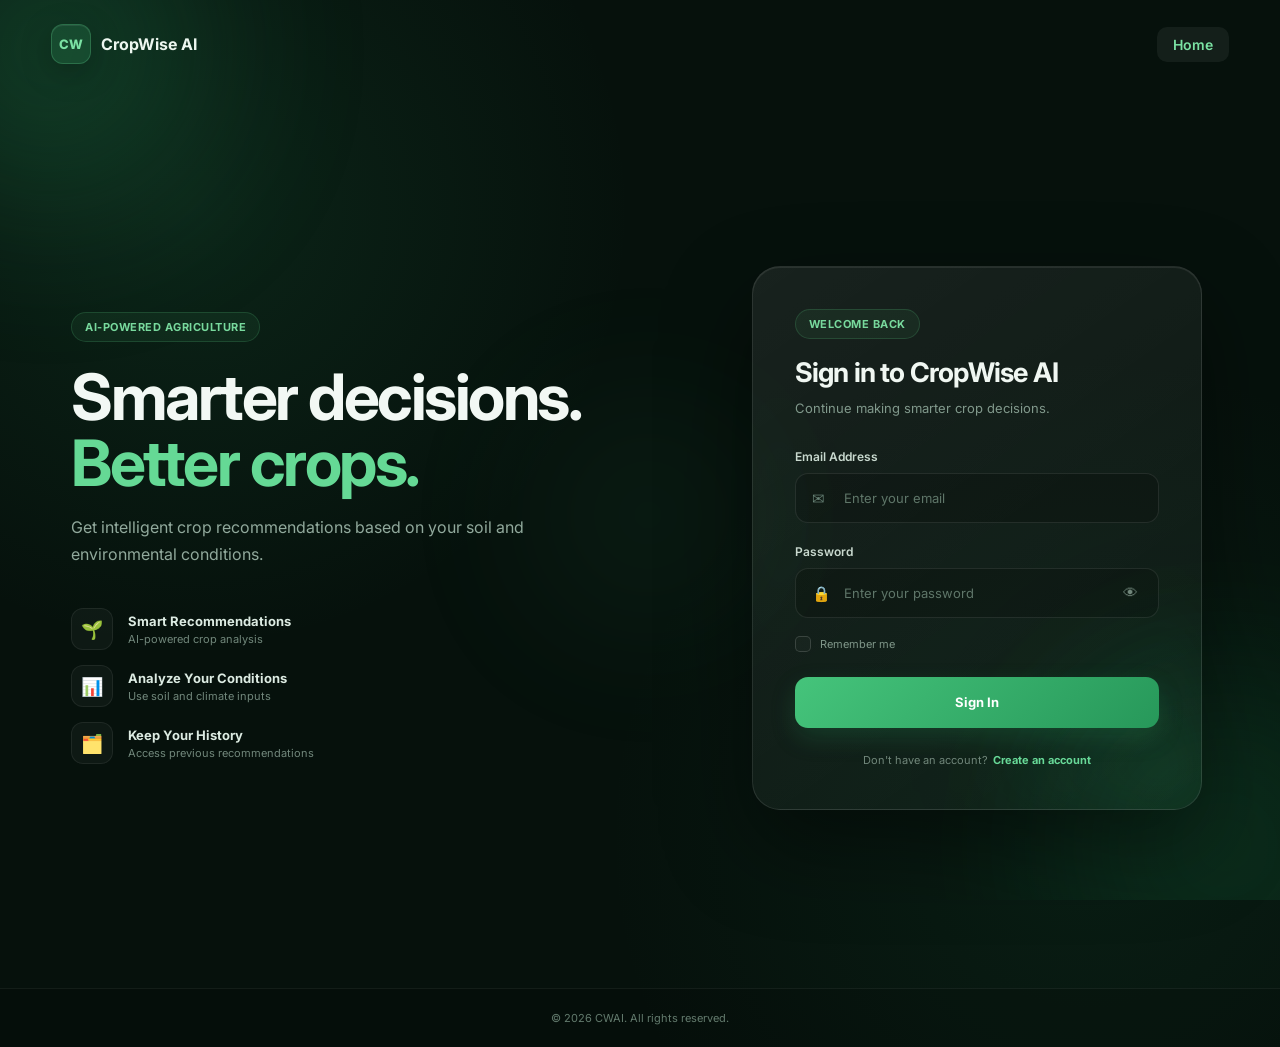
<file: frontend/recommend.html>
<!DOCTYPE html>
<html lang="en">
<head>
    <meta charset="UTF-8">
    <meta name="viewport" content="width=device-width, initial-scale=1.0">

    <title>Recommend Crop | CropWise AI</title>

    <link rel="stylesheet" href="css/style.css">
    <link rel="stylesheet" href="css/recommend.css">
    <link rel="stylesheet" href="css/responsive.css">
</head>

<body>

    <!-- Background Effects -->
    <div class="page-glow page-glow-one"></div>
    <div class="page-glow page-glow-two"></div>

    <!-- ================= NAVBAR ================= -->
    <header class="dashboard-navbar">

        <div class="dashboard-nav-inner">

            <a href="dashboard.html" class="dashboard-logo">
                <span class="logo-mark">CW</span>
                <span>CropWise AI</span>
            </a>

            <!-- Desktop Navigation -->
            <nav class="dashboard-nav-links">

                <a href="dashboard.html">
                    Dashboard
                </a>

                <a href="recommend.html" class="active">
                    Recommend
                </a>

                <a href="history.html">
                    History
                </a>

                <a href="profile.html">
                    Profile
                </a>

                <button type="button" id="logoutButton" class="nav-logout">
                    Logout
                </button>

            </nav>

            <!-- Mobile Menu Button -->
            <button
                type="button"
                class="mobile-menu-button"
                id="mobileMenuButton"
                aria-label="Open navigation menu"
            >
                ☰
            </button>

        </div>

        <!-- Mobile Navigation -->
        <nav class="mobile-dashboard-nav" id="mobileDashboardNav">

            <a href="dashboard.html">
                Dashboard
            </a>

            <a href="recommend.html" class="active">
                Recommend
            </a>

            <a href="history.html">
                History
            </a>

            <a href="profile.html">
                Profile
            </a>

            <button type="button" id="mobileLogoutButton">
                Logout
            </button>

        </nav>

    </header>


    <!-- ================= MAIN ================= -->
    <main class="recommend-page">

        <!-- Page Heading -->
        <section class="recommend-header">

            <div class="recommend-heading">

                <span class="section-badge">
                    AI CROP RECOMMENDATION
                </span>

                <h1>
                    Find the Right Crop
                    <span>for Your Farm</span>
                </h1>

                <p>
                    Enter your soil and weather conditions.
                    CropWise AI will analyze the data and recommend
                    the most suitable crop for your farm.
                </p>

            </div>

        </section>


        <!-- ================= RECOMMENDATION FORM ================= -->
        <section class="recommend-container">

            <form id="recommendForm" class="recommend-form">

                <!-- Soil Conditions -->
                <div class="form-section">

                    <div class="form-section-header">

                        <div class="form-section-icon">
                            🌱
                        </div>

                        <div>
                            <h2>Soil Conditions</h2>

                            <p>
                                Enter the nutrient levels and pH
                                of your soil.
                            </p>
                        </div>

                    </div>


                    <div class="form-grid">

                        <!-- Nitrogen -->
                        <div class="input-group">

                            <label for="nitrogen">
                                Nitrogen (N)
                                <span>*</span>
                            </label>

                            <div class="input-wrapper">

                                <input
                                    type="number"
                                    id="nitrogen"
                                    name="nitrogen"
                                    placeholder="e.g. 90"
                                    min="0"
                                    step="0.01"
                                    required
                                >

                                <span class="input-unit">
                                    kg/ha
                                </span>

                            </div>

                            <small>
                                Soil nitrogen content
                            </small>

                        </div>


                        <!-- Phosphorus -->
                        <div class="input-group">

                            <label for="phosphorus">
                                Phosphorus (P)
                                <span>*</span>
                            </label>

                            <div class="input-wrapper">

                                <input
                                    type="number"
                                    id="phosphorus"
                                    name="phosphorus"
                                    placeholder="e.g. 42"
                                    min="0"
                                    step="0.01"
                                    required
                                >

                                <span class="input-unit">
                                    kg/ha
                                </span>

                            </div>

                            <small>
                                Soil phosphorus content
                            </small>

                        </div>


                        <!-- Potassium -->
                        <div class="input-group">

                            <label for="potassium">
                                Potassium (K)
                                <span>*</span>
                            </label>

                            <div class="input-wrapper">

                                <input
                                    type="number"
                                    id="potassium"
                                    name="potassium"
                                    placeholder="e.g. 43"
                                    min="0"
                                    step="0.01"
                                    required
                                >

                                <span class="input-unit">
                                    kg/ha
                                </span>

                            </div>

                            <small>
                                Soil potassium content
                            </small>

                        </div>


                        <!-- Soil pH -->
                        <div class="input-group">

                            <label for="ph">
                                Soil pH
                                <span>*</span>
                            </label>

                            <div class="input-wrapper">

                                <input
                                    type="number"
                                    id="ph"
                                    name="ph"
                                    placeholder="e.g. 6.5"
                                    min="0"
                                    max="14"
                                    step="0.01"
                                    required
                                >

                                <span class="input-unit">
                                    pH
                                </span>

                            </div>

                            <small>
                                Soil acidity or alkalinity
                            </small>

                        </div>

                    </div>

                </div>


                <!-- Weather Conditions -->
                <div class="form-section">

                    <div class="form-section-header">

                        <div class="form-section-icon">
                            ☁️
                        </div>

                        <div>
                            <h2>Weather Conditions</h2>

                            <p>
                                Enter the current environmental
                                conditions of your farm.
                            </p>
                        </div>

                    </div>


                    <div class="form-grid">

                        <!-- Temperature -->
                        <div class="input-group">

                            <label for="temperature">
                                Temperature
                                <span>*</span>
                            </label>

                            <div class="input-wrapper">

                                <input
                                    type="number"
                                    id="temperature"
                                    name="temperature"
                                    placeholder="e.g. 25.5"
                                    step="0.01"
                                    required
                                >

                                <span class="input-unit">
                                    °C
                                </span>

                            </div>

                            <small>
                                Average temperature
                            </small>

                        </div>


                        <!-- Humidity -->
                        <div class="input-group">

                            <label for="humidity">
                                Humidity
                                <span>*</span>
                            </label>

                            <div class="input-wrapper">

                                <input
                                    type="number"
                                    id="humidity"
                                    name="humidity"
                                    placeholder="e.g. 80"
                                    min="0"
                                    max="100"
                                    step="0.01"
                                    required
                                >

                                <span class="input-unit">
                                    %
                                </span>

                            </div>

                            <small>
                                Relative humidity
                            </small>

                        </div>


                        <!-- Rainfall -->
                        <div class="input-group">

                            <label for="rainfall">
                                Rainfall
                                <span>*</span>
                            </label>

                            <div class="input-wrapper">

                                <input
                                    type="number"
                                    id="rainfall"
                                    name="rainfall"
                                    placeholder="e.g. 200"
                                    min="0"
                                    step="0.01"
                                    required
                                >

                                <span class="input-unit">
                                    mm
                                </span>

                            </div>

                            <small>
                                Expected rainfall
                            </small>

                        </div>

                    </div>

                </div>


                <!-- Information -->
                <div class="recommend-info">

                    <div class="recommend-info-icon">
                        💡
                    </div>

                    <div>

                        <strong>
                            How does CropWise AI work?
                        </strong>

                        <p>
                            Your soil and weather conditions are
                            analyzed by our trained machine learning
                            model to identify the crop that best
                            matches your farm conditions.
                        </p>

                    </div>

                </div>


                <!-- Error Message -->
                <div
                    id="recommendError"
                    class="form-message error-message"
                    hidden
                ></div>


                <!-- Submit -->
                <div class="recommend-submit">

                    <button
                        type="submit"
                        id="recommendButton"
                        class="recommend-button"
                    >

                        <span class="button-text">
                            Analyze & Recommend Crop
                        </span>

                        <span
                            class="button-loader"
                            hidden
                        ></span>

                    </button>

                    <p>
                        AI-powered analysis • Takes only a few seconds
                    </p>

                </div>

            </form>

        </section>

    </main>


    <!-- ================= FOOTER ================= -->
    <footer class="site-footer">
        <p>© 2026 CWAI. All rights reserved.</p>
    </footer>


    <!-- ================= SCRIPTS ================= -->
    <script src="js/config.js"></script>
    <script src="js/api.js"></script>
    <script src="js/utils.js"></script>
    <script src="js/recommend.js"></script>

</body>
</html>
</file>
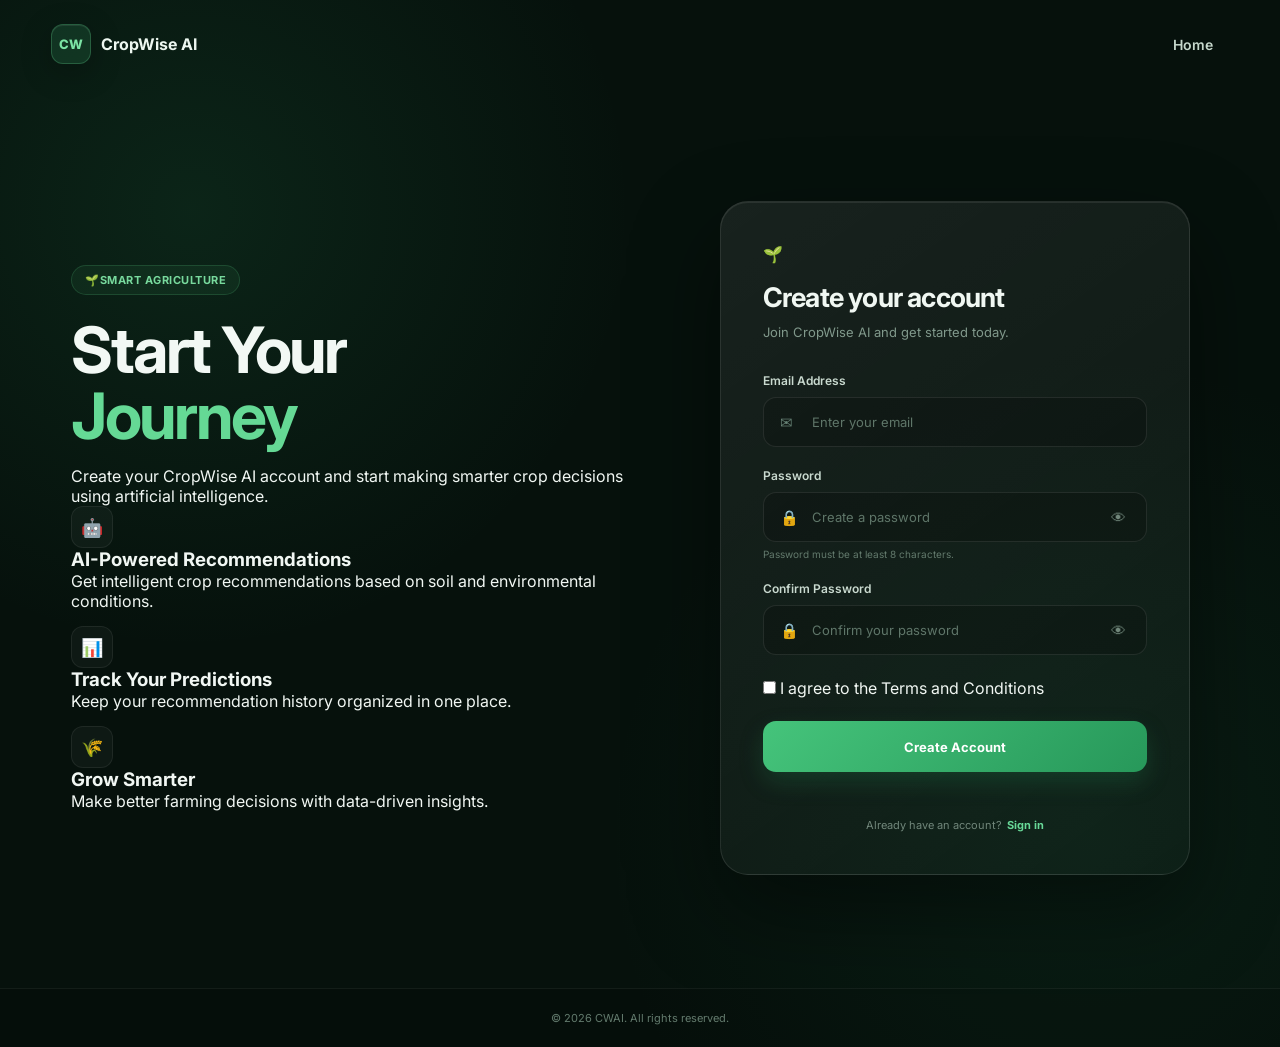
<file: frontend/register.html>
<!DOCTYPE html>
<html lang="en">

<head>
    <meta charset="UTF-8">
    <meta name="viewport" content="width=device-width, initial-scale=1.0">

    <title>Create Account | CropWise AI</title>

    <link rel="stylesheet" href="css/style.css">
    <link rel="stylesheet" href="css/auth.css">
</head>

<body class="auth-page">

    <!-- Background -->
    <div class="auth-background">
        <div class="auth-glow auth-glow-one"></div>
        <div class="auth-glow auth-glow-two"></div>
        <div class="auth-glow auth-glow-three"></div>
    </div>


    <!-- Navbar -->
    <header class="auth-navbar">

        <a href="index.html" class="auth-nav-logo">
            <span class="logo-mark">CW</span>
            <span>CropWise AI</span>
        </a>

        <nav class="auth-nav-links">
            <a href="index.html">Home</a>
        </nav>

    </header>


    <!-- Main -->
    <main class="auth-container register-container">

        <!-- Left Side -->
        <section class="auth-info">

            <div class="auth-badge">
                <span>🌱</span>
                Smart Agriculture
            </div>

            <h1>
                Start Your
                <span>Journey</span>
            </h1>

            <p class="auth-description">
                Create your CropWise AI account and start making
                smarter crop decisions using artificial intelligence.
            </p>


            <div class="auth-highlights">

                <div class="auth-highlight">

                    <div class="highlight-icon">
                        🤖
                    </div>

                    <div>
                        <h3>AI-Powered Recommendations</h3>

                        <p>
                            Get intelligent crop recommendations
                            based on soil and environmental conditions.
                        </p>
                    </div>

                </div>


                <div class="auth-highlight">

                    <div class="highlight-icon">
                        📊
                    </div>

                    <div>
                        <h3>Track Your Predictions</h3>

                        <p>
                            Keep your recommendation history
                            organized in one place.
                        </p>
                    </div>

                </div>


                <div class="auth-highlight">

                    <div class="highlight-icon">
                        🌾
                    </div>

                    <div>
                        <h3>Grow Smarter</h3>

                        <p>
                            Make better farming decisions with
                            data-driven insights.
                        </p>
                    </div>

                </div>

            </div>

        </section>


        <!-- Register Card -->
        <section class="auth-card register-card">

            <div class="auth-card-header">

                <div class="auth-card-icon">
                    🌱
                </div>

                <h2>Create your account</h2>

                <p>
                    Join CropWise AI and get started today.
                </p>

            </div>


            <!-- Registration Form -->
            <form
                id="registerForm"
                class="auth-form"
            >

                <!-- Email -->
                <div class="form-group">

                    <label for="registerEmail">
                        Email Address
                    </label>

                    <div class="input-wrapper">

                        <span class="input-icon">
                            ✉
                        </span>

                        <input
                            type="email"
                            id="registerEmail"
                            name="email"
                            placeholder="Enter your email"
                            autocomplete="email"
                            required
                        >

                    </div>

                </div>


                <!-- Password -->
                <div class="form-group">

                    <label for="registerPassword">
                        Password
                    </label>

                    <div class="input-wrapper">

                        <span class="input-icon">
                            🔒
                        </span>

                        <input
                            type="password"
                            id="registerPassword"
                            name="password"
                            placeholder="Create a password"
                            autocomplete="new-password"
                            minlength="8"
                            required
                        >

                        <button
                            type="button"
                            class="password-toggle"
                            id="toggleRegisterPassword"
                            aria-label="Show password"
                        >
                            👁
                        </button>

                    </div>

                    <p class="input-hint">
                        Password must be at least 8 characters.
                    </p>

                </div>


                <!-- Confirm Password -->
                <div class="form-group">

                    <label for="registerConfirmPassword">
                        Confirm Password
                    </label>

                    <div class="input-wrapper">

                        <span class="input-icon">
                            🔒
                        </span>

                        <input
                            type="password"
                            id="registerConfirmPassword"
                            name="confirmPassword"
                            placeholder="Confirm your password"
                            autocomplete="new-password"
                            minlength="8"
                            required
                        >

                        <button
                            type="button"
                            class="password-toggle"
                            id="toggleRegisterConfirmPassword"
                            aria-label="Show password"
                        >
                            👁
                        </button>

                    </div>

                </div>


                <!-- Terms -->
                <label class="remember-row terms-check">

                    <input
                        type="checkbox"
                        id="terms"
                        name="terms"
                    >

                    <span>
                        I agree to the Terms and Conditions
                    </span>

                </label>


                <!-- Error -->
                <div
                    id="registerError"
                    class="auth-message auth-error"
                    hidden
                ></div>


                <!-- Success -->
                <div
                    id="registerSuccess"
                    class="auth-message success-message"
                    hidden
                ></div>


                <!-- Create Account -->
                <button
                    type="submit"
                    class="auth-submit"
                    id="registerButton"
                >

                    <span class="button-text">
                        Create Account
                    </span>

                    <span
                        class="button-loader"
                        hidden
                    ></span>

                </button>


                <!-- Login Link -->
                <div class="auth-switch">

                    <span>
                        Already have an account?
                    </span>

                    <a href="login.html">
                        Sign in
                    </a>

                </div>

            </form>

        </section>

    </main>


    <!-- Footer -->
    <footer class="site-footer">

        <p>
            © 2026 CWAI. All rights reserved.
        </p>

    </footer>


    <!-- JavaScript -->
    <script src="js/config.js"></script>
    <script src="js/api.js"></script>
    <script src="js/utils.js"></script>
    <script src="js/register.js"></script>

</body>

</html>
</file>
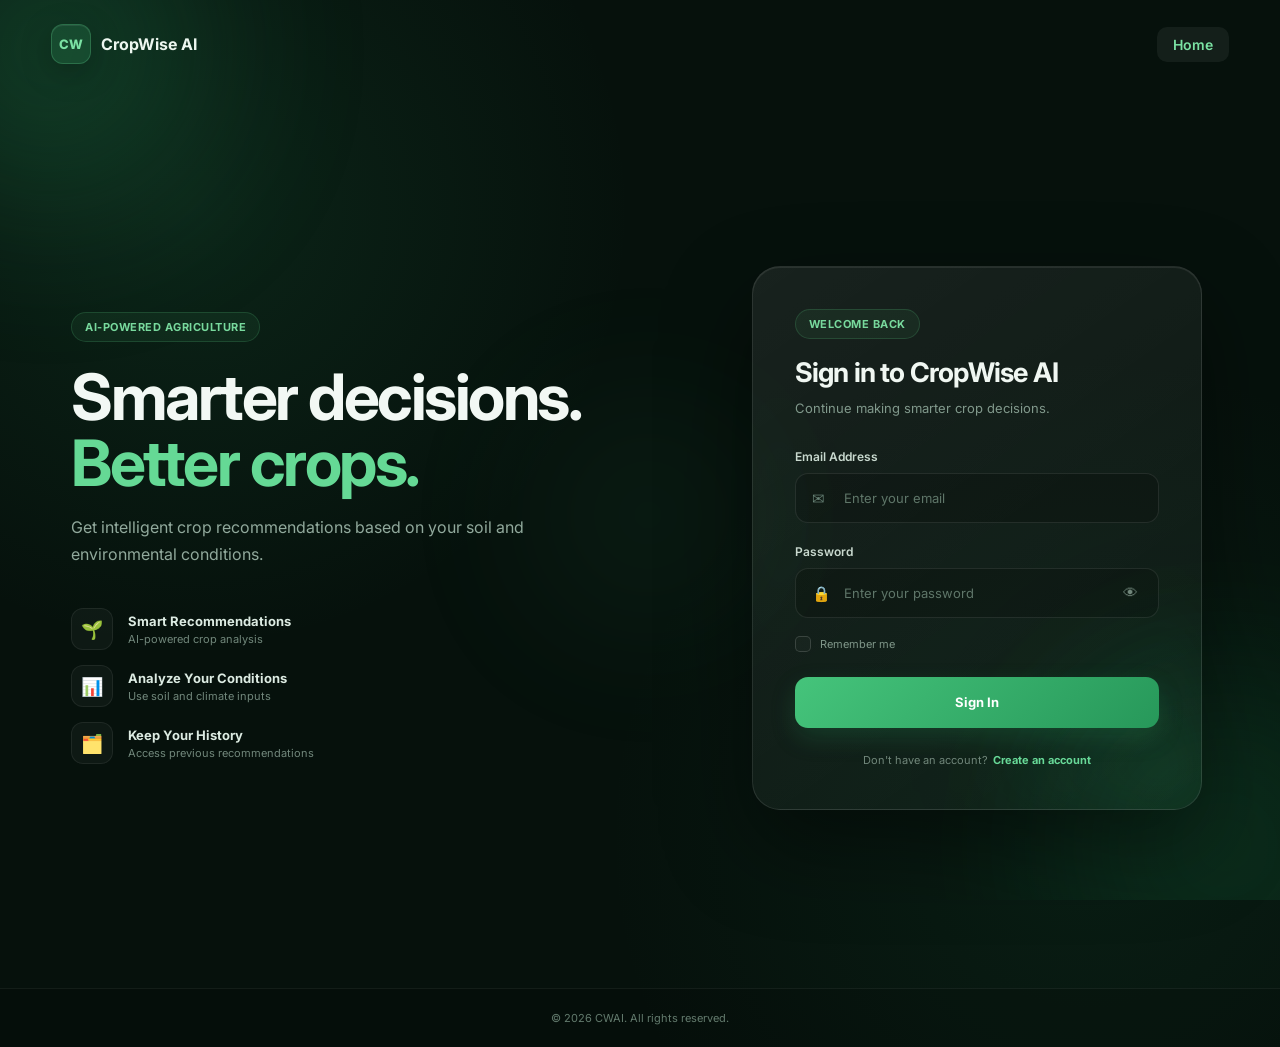
<file: frontend/result.html>
<!DOCTYPE html>
<html lang="en">
<head>
    <meta charset="UTF-8">
    <meta name="viewport" content="width=device-width, initial-scale=1.0">

    <title>Crop Recommendation Result | CropWise AI</title>

    <link rel="stylesheet" href="css/style.css">
    <link rel="stylesheet" href="css/result.css">
    <link rel="stylesheet" href="css/responsive.css">
</head>

<body>

    <!-- Background Effects -->
    <div class="page-glow page-glow-one"></div>
    <div class="page-glow page-glow-two"></div>


    <!-- ================= NAVBAR ================= -->

    <header class="dashboard-navbar">

        <div class="dashboard-nav-inner">

            <a href="dashboard.html" class="dashboard-logo">
                <span class="logo-mark">CW</span>
                <span>CropWise AI</span>
            </a>


            <!-- Desktop Navigation -->

            <nav class="dashboard-nav-links">

                <a href="dashboard.html">
                    Dashboard
                </a>

                <a href="recommend.html">
                    Recommend
                </a>

                <a href="history.html">
                    History
                </a>

                <a href="profile.html">
                    Profile
                </a>

                <button
                    type="button"
                    id="logoutButton"
                    class="nav-logout"
                >
                    Logout
                </button>

            </nav>


            <!-- Mobile Menu -->

            <button
                type="button"
                class="mobile-menu-button"
                id="mobileMenuButton"
                aria-label="Open navigation menu"
            >
                ☰
            </button>

        </div>


        <!-- Mobile Navigation -->

        <nav
            class="mobile-dashboard-nav"
            id="mobileDashboardNav"
        >

            <a href="dashboard.html">
                Dashboard
            </a>

            <a href="recommend.html" class="active">
                Recommend
            </a>

            <a href="history.html">
                History
            </a>

            <a href="profile.html">
                Profile
            </a>

            <button
                type="button"
                id="mobileLogoutButton"
            >
                Logout
            </button>

        </nav>

    </header>



    <!-- ================= MAIN ================= -->

    <main class="result-page">

        <!-- Loading State -->

        <section
            id="resultLoading"
            class="result-loading"
        >

            <div class="result-loader"></div>

            <h2>
                Analyzing Your Farm
            </h2>

            <p>
                CropWise AI is preparing your recommendation...
            </p>

        </section>



        <!-- Error State -->

        <section
            id="resultError"
            class="result-error"
            hidden
        >

            <div class="result-error-icon">
                !
            </div>

            <h2>
                Recommendation Unavailable
            </h2>

            <p id="resultErrorMessage">
                We couldn't load your recommendation.
            </p>

            <button
                type="button"
                class="result-primary-button"
                id="backToRecommendButton"
            >
                Try Again
            </button>

        </section>



        <!-- ================= RESULT CONTENT ================= -->

        <section
            id="resultContent"
            class="result-content"
            hidden
        >


            <!-- Result Header -->

            <div class="result-header">

                <span class="section-badge">
                    AI ANALYSIS COMPLETE
                </span>

                <h1>
                    Your Crop
                    <span>Recommendation</span>
                </h1>

                <p>
                    Based on the soil and weather conditions
                    you provided, CropWise AI recommends the
                    following crop for your farm.
                </p>

            </div>



            <!-- ================= MAIN RECOMMENDATION ================= -->

            <section class="main-result-card">

                <div class="result-card-glow"></div>

                <div class="result-card-content">

                    <div class="result-crop-icon" id="resultCropIcon">
                        🌱
                    </div>

                    <div class="result-recommendation-label">
                        RECOMMENDED CROP
                    </div>

                    <h2 id="recommendedCrop">
                        —
                    </h2>

                    <div class="confidence-container">

                        <div class="confidence-label">
                            <span>
                                Prediction Confidence
                            </span>

                            <strong id="confidenceValue">
                                —
                            </strong>
                        </div>

                        <div class="confidence-bar">

                            <div
                                class="confidence-progress"
                                id="confidenceProgress"
                            ></div>

                        </div>

                    </div>

                    <p class="result-card-description">
                        This crop has been identified as the
                        best match for the environmental and
                        soil conditions you provided.
                    </p>

                </div>

            </section>



            <!-- ================= ALTERNATIVE CROPS ================= -->

            <section class="alternatives-section">

                <div class="section-heading">

                    <div>

                        <span class="mini-label">
                            OTHER OPTIONS
                        </span>

                        <h2>
                            Suitable Alternatives
                        </h2>

                    </div>

                    <p>
                        Other crops that may also perform well
                        under similar conditions.
                    </p>

                </div>


                <div
                    class="alternatives-grid"
                    id="alternativesGrid"
                >

                    <!-- Filled dynamically by result.js -->

                </div>

            </section>



            <!-- ================= INPUT CONDITIONS ================= -->

            <section class="conditions-section">

                <div class="section-heading">

                    <div>

                        <span class="mini-label">
                            FARM CONDITIONS
                        </span>

                        <h2>
                            Your Input Conditions
                        </h2>

                    </div>

                    <p>
                        The values used by the machine learning
                        model for this recommendation.
                    </p>

                </div>


                <div class="conditions-grid">


                    <!-- Nitrogen -->

                    <div class="condition-card">

                        <div class="condition-icon">
                            🌿
                        </div>

                        <div class="condition-info">

                            <span>
                                Nitrogen
                            </span>

                            <strong id="resultNitrogen">
                                —
                            </strong>

                            <small>
                                kg/ha
                            </small>

                        </div>

                    </div>


                    <!-- Phosphorus -->

                    <div class="condition-card">

                        <div class="condition-icon">
                            🌱
                        </div>

                        <div class="condition-info">

                            <span>
                                Phosphorus
                            </span>

                            <strong id="resultPhosphorus">
                                —
                            </strong>

                            <small>
                                kg/ha
                            </small>

                        </div>

                    </div>


                    <!-- Potassium -->

                    <div class="condition-card">

                        <div class="condition-icon">
                            🪴
                        </div>

                        <div class="condition-info">

                            <span>
                                Potassium
                            </span>

                            <strong id="resultPotassium">
                                —
                            </strong>

                            <small>
                                kg/ha
                            </small>

                        </div>

                    </div>


                    <!-- Temperature -->

                    <div class="condition-card">

                        <div class="condition-icon">
                            🌡️
                        </div>

                        <div class="condition-info">

                            <span>
                                Temperature
                            </span>

                            <strong id="resultTemperature">
                                —
                            </strong>

                            <small>
                                °C
                            </small>

                        </div>

                    </div>


                    <!-- Humidity -->

                    <div class="condition-card">

                        <div class="condition-icon">
                            💧
                        </div>

                        <div class="condition-info">

                            <span>
                                Humidity
                            </span>

                            <strong id="resultHumidity">
                                —
                            </strong>

                            <small>
                                %
                            </small>

                        </div>

                    </div>


                    <!-- Soil pH -->

                    <div class="condition-card">

                        <div class="condition-icon">
                            🧪
                        </div>

                        <div class="condition-info">

                            <span>
                                Soil pH
                            </span>

                            <strong id="resultPh">
                                —
                            </strong>

                            <small>
                                pH
                            </small>

                        </div>

                    </div>


                    <!-- Rainfall -->

                    <div class="condition-card">

                        <div class="condition-icon">
                            🌧️
                        </div>

                        <div class="condition-info">

                            <span>
                                Rainfall
                            </span>

                            <strong id="resultRainfall">
                                —
                            </strong>

                            <small>
                                mm
                            </small>

                        </div>

                    </div>

                </div>

            </section>



            <!-- ================= AI EXPLANATION ================= -->

            <section class="explanation-card">

                <div class="explanation-icon">
                    🤖
                </div>

                <div class="explanation-content">

                    <span class="mini-label">
                        AI INSIGHT
                    </span>

                    <h2>
                        Why This Crop?
                    </h2>

                    <p id="resultExplanation">
                        CropWise AI selected this crop because
                        its learned patterns closely match the
                        soil and weather conditions provided.
                    </p>

                </div>

            </section>



            <!-- ================= ACTIONS ================= -->

            <section class="result-actions">

                <button
                    type="button"
                    class="result-secondary-button"
                    id="tryAgainButton"
                >
                    ← Try Another Prediction
                </button>

                <button
                    type="button"
                    class="result-primary-button"
                    id="saveResultButton"
                >
                    Save Recommendation
                </button>

            </section>


            <!-- Save Status -->

            <div
                id="saveStatus"
                class="save-status"
                hidden
            ></div>


        </section>

    </main>



    <!-- ================= FOOTER ================= -->

    <footer class="site-footer">

        <p>
            © 2026 CWAI. All rights reserved.
        </p>

    </footer>



    <!-- ================= SCRIPTS ================= -->

    <script src="js/config.js"></script>
    <script src="js/api.js"></script>
    <script src="js/utils.js"></script>
    <script src="js/result.js"></script>

</body>
</html>
</file>
<file: frontend/css/style.css>
@import url('https://fonts.googleapis.com/css2?family=Inter:wght@400;500;600;700;800&display=swap');

:root {
    --bg: #050b08;
    --bg-soft: #09120d;

    --glass: rgba(255, 255, 255, 0.045);
    --glass-hover: rgba(255, 255, 255, 0.075);
    --glass-border: rgba(255, 255, 255, 0.09);

    --text: #f1f7f3;
    --muted: #94a39a;
    --muted-light: #b7c3bb;

    --green: #57e88d;
    --green-bright: #70f3a0;
    --green-dark: #20b968;
    --green-soft: rgba(87, 232, 141, 0.10);

    --radius: 24px;
}


/* ================= RESET ================= */

* {
    margin: 0;
    padding: 0;
    box-sizing: border-box;
}

html {
    scroll-behavior: smooth;
}

body {
    font-family: "Inter", sans-serif;
    background:
        radial-gradient(
            circle at 10% 10%,
            rgba(55, 190, 105, 0.08),
            transparent 28%
        ),
        radial-gradient(
            circle at 90% 25%,
            rgba(53, 111, 255, 0.035),
            transparent 28%
        ),
        linear-gradient(
            180deg,
            #050b08 0%,
            #07100b 50%,
            #050b08 100%
        );

    color: var(--text);
    min-height: 100vh;
    overflow-x: hidden;
}

a {
    text-decoration: none;
    color: inherit;
}

button,
input,
textarea,
select {
    font-family: inherit;
}


/* ================= BACKGROUND ================= */

.background-glow {
    position: fixed;

    width: 500px;
    height: 500px;

    border-radius: 50%;

    filter: blur(140px);

    opacity: 0.11;

    pointer-events: none;

    z-index: -1;
}

.glow-one {
    background: var(--green);

    top: -250px;
    left: -200px;
}

.glow-two {
    background: #236cff;

    right: -250px;
    bottom: -300px;
}


/* ================= NAVBAR ================= */

.navbar {
    width: min(1250px, calc(100% - 40px));

    margin: 20px auto;

    padding: 13px 16px;

    display: flex;
    align-items: center;
    justify-content: space-between;

    border: 1px solid var(--glass-border);
    border-radius: 18px;

    background: rgba(255, 255, 255, 0.035);

    backdrop-filter: blur(24px);
    -webkit-backdrop-filter: blur(24px);

    position: sticky;
    top: 15px;

    z-index: 100;
}

.brand {
    display: flex;
    align-items: center;
    gap: 10px;

    flex-shrink: 0;
}

.brand-icon {
    width: 38px;
    height: 38px;

    display: grid;
    place-items: center;

    border-radius: 12px;

    background:
        linear-gradient(
            135deg,
            var(--green-bright),
            var(--green-dark)
        );

    color: #041008;

    font-size: 11px;
    font-weight: 800;

    box-shadow:
        0 0 25px rgba(87, 232, 141, 0.15);
}

.brand-text {
    display: flex;
    align-items: baseline;
    gap: 4px;

    font-size: 15px;
    font-weight: 700;
}

.brand-text small {
    color: var(--green);

    font-size: 10px;
}

.nav-links {
    display: flex;
    align-items: center;
    gap: 24px;
}

.nav-links a {
    color: var(--muted);

    font-size: 14px;
    font-weight: 600;

    transition: 0.25s;
}

.nav-links a:hover {
    color: var(--text);
}

.nav-actions {
    display: flex;
    align-items: center;
    gap: 8px;
}
.nav-links {
    display: flex;
    align-items: center;
    gap: 28px;
}

/* ================= BUTTONS ================= */

.btn {
    display: inline-flex;
    align-items: center;
    justify-content: center;
    gap: 8px;

    padding: 11px 17px;

    border-radius: 12px;

    font-size: 12px;
    font-weight: 600;

    transition:
        transform 0.25s ease,
        box-shadow 0.25s ease,
        background 0.25s ease;
}

.btn:hover {
    transform: translateY(-2px);
}

.btn-primary {
    color: #041008;

    background:
        linear-gradient(
            135deg,
            var(--green-bright),
            var(--green-dark)
        );

    box-shadow:
        0 12px 35px rgba(87, 232, 141, 0.13);
}

.btn-primary:hover {
    box-shadow:
        0 16px 45px rgba(87, 232, 141, 0.23);
}

.btn-outline,
.btn-glass {
    border: 1px solid var(--glass-border);

    background: rgba(255, 255, 255, 0.035);
}

.btn-outline:hover,
.btn-glass:hover {
    background: rgba(255, 255, 255, 0.075);
}

.btn-large {
    padding: 14px 20px;
}


/* ================= HERO ================= */

.hero {
    width: min(1250px, calc(100% - 40px));

    min-height: 720px;

    margin: 0 auto;

    display: grid;

    grid-template-columns: 1fr 0.9fr;

    align-items: center;

    gap: 70px;
}

.hero-content {
    padding: 70px 0;
}

.badge {
    display: inline-flex;
    align-items: center;
    gap: 9px;

    padding: 8px 13px;

    border: 1px solid rgba(87, 232, 141, 0.18);

    background: var(--green-soft);

    border-radius: 50px;

    color: #bce8cb;

    font-size: 10px;
    font-weight: 600;

    margin-bottom: 25px;
}

.badge-dot,
.status-dot {
    width: 7px;
    height: 7px;

    border-radius: 50%;

    background: var(--green);

    box-shadow:
        0 0 13px var(--green);
}

.hero h1 {
    max-width: 730px;

    font-size: clamp(48px, 6vw, 76px);

    line-height: 0.99;

    letter-spacing: -4px;

    font-weight: 800;
}

.hero h1 span {
    display: block;

    color: var(--green);
}

.hero-description {
    max-width: 600px;

    margin-top: 27px;

    color: var(--muted);

    font-size: 15px;

    line-height: 1.8;
}

.hero-actions {
    display: flex;
    gap: 12px;

    margin-top: 31px;
}

.hero-trust {
    display: flex;
    align-items: center;
    gap: 28px;

    margin-top: 45px;
}

.trust-item {
    display: flex;
    align-items: center;
    gap: 9px;
}

.trust-icon {
    width: 31px;
    height: 31px;

    display: grid;
    place-items: center;

    border-radius: 10px;

    background: var(--green-soft);

    color: var(--green);

    font-size: 13px;
}

.trust-item strong,
.trust-item small {
    display: block;
}

.trust-item strong {
    font-size: 10px;
}

.trust-item small {
    margin-top: 3px;

    color: var(--muted);

    font-size: 8px;
}


/* ================= HERO VISUAL ================= */

.hero-visual {
    min-height: 520px;

    display: grid;
    place-items: center;

    position: relative;
}

.prediction-card {
    width: min(455px, 100%);

    padding: 27px;

    border: 1px solid rgba(255, 255, 255, 0.12);

    border-radius: 29px;

    background:
        linear-gradient(
            145deg,
            rgba(255, 255, 255, 0.09),
            rgba(255, 255, 255, 0.025)
        );

    backdrop-filter: blur(30px);
    -webkit-backdrop-filter: blur(30px);

    box-shadow:
        0 35px 100px rgba(0, 0, 0, 0.35),
        inset 0 1px 0 rgba(255, 255, 255, 0.08);

    position: relative;

    z-index: 3;
}

.card-top {
    display: flex;
    justify-content: space-between;
    align-items: flex-start;
}

.card-label {
    color: var(--green);

    font-size: 9px;
    font-weight: 700;

    letter-spacing: 1.4px;
}

.card-top h3 {
    margin-top: 7px;

    font-size: 17px;
}

.ai-icon {
    width: 40px;
    height: 40px;

    display: grid;
    place-items: center;

    border-radius: 13px;

    background: var(--green-soft);

    color: var(--green);

    font-size: 18px;
}


/* ANALYSIS STATUS */

.analysis-status {
    display: flex;
    align-items: center;
    gap: 13px;

    margin-top: 28px;

    padding: 15px;

    border: 1px solid var(--glass-border);

    border-radius: 16px;

    background: rgba(0, 0, 0, 0.13);
}

.status-ring {
    width: 43px;
    height: 43px;

    display: grid;
    place-items: center;

    border-radius: 50%;

    border: 1px solid rgba(87, 232, 141, 0.35);

    color: var(--green);

    font-size: 9px;
    font-weight: 700;

    box-shadow:
        0 0 20px rgba(87, 232, 141, 0.08);
}

.analysis-status strong,
.analysis-status span {
    display: block;
}

.analysis-status strong {
    font-size: 11px;
}

.analysis-status span {
    margin-top: 4px;

    color: var(--muted);

    font-size: 8px;
}


/* ANALYSIS BARS */

.analysis-bars {
    margin-top: 15px;
}

.analysis-row {
    margin-top: 11px;
}

.analysis-row > div:first-child {
    display: flex;
    justify-content: space-between;
    margin-bottom: 6px;
}

.analysis-row span {
    color: var(--muted);
    font-size: 8px;
}

.analysis-row strong {
    color: var(--muted-light);
    font-size: 8px;
}

.analysis-progress {
    width: 100%;
    height: 4px;

    overflow: hidden;

    border-radius: 10px;

    background: rgba(255, 255, 255, 0.06);
}

.analysis-progress span {
    display: block;

    height: 100%;

    border-radius: inherit;

    background:
        linear-gradient(
            90deg,
            var(--green-dark),
            var(--green-bright)
        );
}


/* RECOMMENDATION */

.recommendation-preview {
    margin-top: 20px;

    padding: 18px;

    border: 1px solid rgba(87, 232, 141, 0.13);

    border-radius: 18px;

    background:
        linear-gradient(
            135deg,
            rgba(87, 232, 141, 0.07),
            rgba(255, 255, 255, 0.025)
        );
}

.preview-label {
    color: var(--muted);

    font-size: 8px;
    text-transform: uppercase;

    letter-spacing: 1px;
}

.preview-main {
    display: grid;

    grid-template-columns: auto 1fr auto;

    align-items: center;

    gap: 13px;

    margin-top: 12px;
}

.crop-symbol {
    width: 48px;
    height: 48px;

    display: grid;
    place-items: center;

    border-radius: 14px;

    background: rgba(87, 232, 141, 0.09);

    font-size: 23px;
}

.preview-main span {
    color: var(--muted);

    font-size: 8px;
}

.preview-main h2 {
    margin-top: 4px;

    font-size: 21px;
}

.confidence {
    text-align: right;
}

.confidence strong {
    display: block;

    color: var(--green);

    font-size: 12px;
}

.confidence span {
    font-size: 8px;
}

.prediction-footer {
    display: flex;
    align-items: center;
    gap: 8px;

    margin-top: 18px;

    color: var(--muted);

    font-size: 8px;
}


/* ORBS */

.orb {
    position: absolute;

    border-radius: 50%;

    border: 1px solid rgba(87, 232, 141, 0.10);
}

.orb-one {
    width: 370px;
    height: 370px;

    background: rgba(87, 232, 141, 0.025);
}

.orb-two {
    width: 260px;
    height: 260px;

    background: rgba(87, 232, 141, 0.02);

    transform: translate(110px, 90px);
}


/* ================= VALUE STRIP ================= */

.value-strip {
    width: min(1250px, calc(100% - 40px));

    margin: 10px auto 100px;

    padding: 22px;

    display: grid;

    grid-template-columns: repeat(3, 1fr);

    gap: 10px;

    border: 1px solid var(--glass-border);

    border-radius: 23px;

    background: var(--glass);

    backdrop-filter: blur(20px);
}

.value-item {
    display: flex;
    align-items: center;
    gap: 13px;

    padding: 8px 15px;
}

.value-icon {
    font-size: 21px;
}

.value-item strong,
.value-item small {
    display: block;
}

.value-item strong {
    font-size: 11px;
}

.value-item small {
    margin-top: 4px;

    color: var(--muted);

    font-size: 8px;
    line-height: 1.5;
}


/* ================= SECTIONS ================= */

.section {
    width: min(1150px, calc(100% - 40px));

    margin: 120px auto;
}

.section-heading {
    max-width: 720px;

    margin-bottom: 45px;
}

.section-heading.centered {
    margin-left: auto;
    margin-right: auto;

    text-align: center;
}

.section-tag {
    color: var(--green);

    font-size: 9px;
    font-weight: 700;

    letter-spacing: 1.8px;
}

.section-heading h2,
.problem-content h2,
.why-content h2 {
    margin-top: 13px;

    font-size: clamp(32px, 4vw, 49px);

    line-height: 1.08;

    letter-spacing: -2.4px;
}

.section-heading h2 span,
.problem-content h2 span,
.why-content h2 span,
.about-content h2 span,
.final-cta h2 span {
    color: var(--green);
}

.section-heading p {
    margin-top: 16px;

    color: var(--muted);

    font-size: 13px;

    line-height: 1.75;
}


/* ================= PROBLEM ================= */

.problem-section {
    display: grid;

    grid-template-columns: 1fr 0.85fr;

    align-items: center;

    gap: 90px;
}

.problem-content p {
    max-width: 600px;

    margin-top: 18px;

    color: var(--muted);

    font-size: 13px;

    line-height: 1.8;
}

.problem-card {
    padding: 12px;

    border: 1px solid var(--glass-border);

    border-radius: 25px;

    background: var(--glass);

    backdrop-filter: blur(20px);
}

.factor {
    display: flex;
    align-items: center;
    gap: 15px;

    padding: 17px;

    border-radius: 16px;

    transition: 0.25s;
}

.factor:hover {
    background: rgba(255, 255, 255, 0.045);
}

.factor > span {
    width: 38px;
    height: 38px;

    display: grid;
    place-items: center;

    border-radius: 11px;

    background: var(--green-soft);

    color: var(--green);

    font-size: 9px;
    font-weight: 700;
}

.factor strong,
.factor small {
    display: block;
}

.factor strong {
    font-size: 11px;
}

.factor small {
    margin-top: 4px;

    color: var(--muted);

    font-size: 8px;
}


/* ================= FEATURES ================= */

.features-grid {
    display: grid;

    grid-template-columns: repeat(3, 1fr);

    gap: 13px;
}

.feature-card {
    padding: 27px;

    min-height: 255px;

    display: flex;
    flex-direction: column;

    border: 1px solid var(--glass-border);

    border-radius: var(--radius);

    background: var(--glass);

    backdrop-filter: blur(20px);

    transition:
        transform 0.3s,
        border-color 0.3s,
        background 0.3s;
}

.feature-card:hover {
    transform: translateY(-7px);

    border-color: rgba(87, 232, 141, 0.20);

    background: var(--glass-hover);
}

.feature-icon {
    width: 45px;
    height: 45px;

    display: grid;
    place-items: center;

    border-radius: 14px;

    background: var(--green-soft);

    color: var(--green);

    font-size: 18px;

    margin-bottom: 23px;
}

.feature-card h3 {
    font-size: 14px;
}

.feature-card p {
    margin-top: 10px;

    color: var(--muted);

    font-size: 11px;

    line-height: 1.7;
}

.feature-link {
    margin-top: auto;
    padding-top: 20px;

    color: var(--green);

    font-size: 9px;
    font-weight: 600;
}


/* ================= WORKFLOW ================= */

.workflow {
    padding: 28px;

    border: 1px solid var(--glass-border);

    border-radius: 27px;

    background: var(--glass);

    backdrop-filter: blur(20px);
}

.workflow-step {
    display: flex;
    align-items: center;
    gap: 20px;

    padding: 17px;
}

.step-number {
    min-width: 51px;
    height: 51px;

    display: grid;
    place-items: center;

    border-radius: 15px;

    background: var(--green-soft);

    color: var(--green);

    font-size: 10px;
    font-weight: 700;
}

.workflow-step h3 {
    font-size: 13px;
}

.workflow-step p {
    margin-top: 5px;

    color: var(--muted);

    font-size: 10px;
}

.workflow-line {
    width: 1px;
    height: 24px;

    margin-left: 42px;

    background: rgba(87, 232, 141, 0.15);
}


/* ================= WHY CROPWISE ================= */

.why-section {
    display: grid;

    grid-template-columns: 0.9fr 1fr;

    align-items: center;

    gap: 80px;
}

.why-visual {
    min-height: 440px;

    position: relative;

    display: grid;

    place-items: center;
}

.why-center {
    width: 210px;
    height: 210px;

    display: flex;
    flex-direction: column;

    align-items: center;
    justify-content: center;

    border-radius: 50%;

    border: 1px solid rgba(87, 232, 141, 0.16);

    background:
        radial-gradient(
            circle,
            rgba(87, 232, 141, 0.08),
            rgba(255, 255, 255, 0.02)
        );

    box-shadow:
        0 0 80px rgba(87, 232, 141, 0.06);
}

.center-logo {
    width: 70px;
    height: 70px;

    display: grid;
    place-items: center;

    border-radius: 22px;

    background:
        linear-gradient(
            135deg,
            var(--green-bright),
            var(--green-dark)
        );

    color: #041008;

    font-size: 17px;
    font-weight: 800;
}

.why-center > span {
    margin-top: 13px;

    color: var(--muted);

    font-size: 8px;
    letter-spacing: 2px;
}

.center-orbit {
    position: absolute;

    width: 300px;
    height: 300px;

    border-radius: 50%;

    border: 1px dashed rgba(87, 232, 141, 0.12);
}

.floating-card {
    position: absolute;

    display: flex;
    align-items: center;
    gap: 10px;

    padding: 13px;

    border: 1px solid var(--glass-border);

    border-radius: 15px;

    background: rgba(255, 255, 255, 0.045);

    backdrop-filter: blur(20px);
}

.floating-card > span {
    width: 31px;
    height: 31px;

    display: grid;
    place-items: center;

    border-radius: 10px;

    background: var(--green-soft);

    color: var(--green);

    font-size: 12px;
}

.floating-card strong,
.floating-card small {
    display: block;
}

.floating-card strong {
    font-size: 9px;
}

.floating-card small {
    margin-top: 3px;

    color: var(--muted);

    font-size: 7px;
}

.card-a {
    top: 35px;
    left: 0;
}

.card-b {
    right: 0;
    bottom: 45px;
}

.why-content > p {
    max-width: 560px;

    margin-top: 18px;

    color: var(--muted);

    font-size: 13px;

    line-height: 1.8;
}

.why-list {
    margin-top: 30px;
}

.why-item {
    display: flex;

    gap: 13px;

    margin-top: 20px;
}

.why-check {
    width: 24px;
    height: 24px;

    flex-shrink: 0;

    display: grid;
    place-items: center;

    border-radius: 8px;

    background: var(--green-soft);

    color: var(--green);

    font-size: 10px;
}

.why-item strong {
    font-size: 11px;
}

.why-item p {
    margin-top: 5px;

    color: var(--muted);

    font-size: 9px;

    line-height: 1.6;
}


/* ================= CROP SECTION ================= */

.crop-cloud {
    display: flex;

    flex-wrap: wrap;

    justify-content: center;

    gap: 10px;

    max-width: 900px;

    margin: auto;
}

.crop-cloud span {
    padding: 12px 17px;

    border: 1px solid var(--glass-border);

    border-radius: 50px;

    background: var(--glass);

    color: var(--muted-light);

    font-size: 10px;

    transition: 0.25s;
}

.crop-cloud span:hover {
    color: var(--green);

    border-color: rgba(87, 232, 141, 0.25);

    background: var(--green-soft);

    transform: translateY(-2px);
}


/* ================= ABOUT ================= */

.about-section {
    width: min(1150px, calc(100% - 40px));

    margin: 130px auto;
}

.about-card {
    display: flex;

    align-items: center;

    justify-content: space-between;

    gap: 50px;

    padding: 50px;

    border: 1px solid var(--glass-border);

    border-radius: 30px;

    background:
        radial-gradient(
            circle at 80% 50%,
            rgba(87, 232, 141, 0.08),
            transparent 35%
        ),
        var(--glass);

    backdrop-filter: blur(25px);
}

.about-content {
    max-width: 750px;
}

.about-content h2 {
    margin-top: 12px;

    font-size: clamp(30px, 4vw, 45px);

    line-height: 1.1;

    letter-spacing: -2px;
}

.about-content p {
    margin-top: 17px;

    color: var(--muted);

    font-size: 12px;

    line-height: 1.8;
}

.about-actions {
    display: flex;

    flex-direction: column;

    align-items: center;

    gap: 13px;

    flex-shrink: 0;
}

.text-link {
    color: var(--muted);

    font-size: 9px;

    transition: 0.25s;
}

.text-link:hover {
    color: var(--green);
}


/* ================= FINAL CTA ================= */

.final-cta {
    width: min(1000px, calc(100% - 40px));

    margin: 140px auto 120px;

    padding: 75px 40px;

    text-align: center;

    border: 1px solid rgba(87, 232, 141, 0.13);

    border-radius: 32px;

    background:
        radial-gradient(
            circle at 50% 0%,
            rgba(87, 232, 141, 0.12),
            transparent 45%
        ),
        rgba(255, 255, 255, 0.035);

    position: relative;

    overflow: hidden;
}

.final-cta h2 {
    max-width: 750px;

    margin: 15px auto 0;

    font-size: clamp(35px, 5vw, 54px);

    line-height: 1.05;

    letter-spacing: -2.5px;
}

.final-cta p {
    max-width: 550px;

    margin: 18px auto 28px;

    color: var(--muted);

    font-size: 12px;

    line-height: 1.7;
}


/* ================= FOOTER ================= */

.footer {
    width: min(1250px, calc(100% - 40px));

    margin: auto;

    padding: 35px 0 45px;

    border-top: 1px solid var(--glass-border);

    display: grid;

    grid-template-columns: 1fr auto 1fr;

    align-items: center;

    gap: 25px;
}

.footer-brand {
    display: flex;

    align-items: center;

    gap: 10px;
}

.footer-brand strong,
.footer-brand span {
    display: block;
}

.footer-brand strong {
    font-size: 12px;
}

.footer-brand span {
    margin-top: 3px;

    color: var(--muted);

    font-size: 8px;
}

.footer-links {
    display: flex;

    gap: 20px;
}

.footer-links a {
    color: var(--muted);

    font-size: 9px;

    transition: 0.25s;
}

.footer-links a:hover {
    color: var(--green);
}

.footer > p {
    text-align: right;

    color: var(--muted);

    font-size: 8px;
}


/* ================= RESPONSIVE ================= */

@media (max-width: 1050px) {

    .nav-links {
        gap: 13px;
    }

    .hero {
        gap: 35px;
    }

    .hero h1 {
        font-size: 58px;
    }

    .features-grid {
        grid-template-columns: repeat(2, 1fr);
    }

    .why-section,
    .problem-section {
        gap: 45px;
    }

}


@media (max-width: 850px) {

    .nav-links {
        display: none;
    }

    .hero,
    .problem-section,
    .why-section {
        grid-template-columns: 1fr;
    }

    .hero {
        padding-top: 50px;
    }

    .hero-content {
        padding: 30px 0 10px;
    }

    .hero-visual {
        min-height: 480px;
    }

    .problem-card {
        max-width: 600px;
    }

    .why-visual {
        order: 2;
    }

    .why-content {
        order: 1;
    }

    .about-card {
        flex-direction: column;
        align-items: flex-start;
    }

    .footer {
        grid-template-columns: 1fr;
    }

    .footer-links {
        flex-wrap: wrap;
    }

    .footer > p {
        text-align: left;
    }

}


@media (max-width: 600px) {

    .navbar {
        width: calc(100% - 24px);
    }

    .nav-actions .btn-outline {
        display: none;
    }

    .hero,
    .section,
    .about-section,
    .value-strip,
    .final-cta {
        width: calc(100% - 24px);
    }

    .hero {
        min-height: auto;
    }

    .hero h1 {
        font-size: 47px;

        letter-spacing: -2.5px;
    }

    .hero-actions {
        flex-direction: column;
    }

    .hero-actions .btn {
        width: 100%;
    }

    .hero-trust {
        flex-direction: column;

        align-items: flex-start;

        gap: 14px;
    }

    .value-strip {
        grid-template-columns: 1fr;

        margin-top: 60px;
    }

    .features-grid {
        grid-template-columns: 1fr;
    }

    .prediction-card {
        padding: 20px;
    }

    .preview-main {
        grid-template-columns: auto 1fr;
    }

    .confidence {
        grid-column: 2;

        text-align: left;
    }

    .workflow {
        padding: 15px;
    }

    .about-card {
        padding: 30px;
    }

    .final-cta {
        padding: 55px 25px;
    }

    .footer {
        width: calc(100% - 24px);
    }

}
/* =========================================
   Website Footer
   ========================================= */

.site-footer {
    width: 100%;
    padding: 22px 20px;

    text-align: center;

    color: #637a6d;
    font-size: 11px;

    border-top: 1px solid rgba(255, 255, 255, 0.06);

    background: rgba(0, 0, 0, 0.12);
}

.site-footer p {
    margin: 0;
}
/* =========================================================
   GLOBAL SMOOTH EXPERIENCE
   CropWise AI
   ========================================================= */

/* Smooth scrolling */
html {
    scroll-behavior: smooth;
}

/* Prevent horizontal overflow caused by animations */
html,
body {
    overflow-x: hidden;
}

/* =========================================================
   PAGE TRANSITION
   ========================================================= */

/* =========================================
   GLOBAL PAGE TRANSITION
   ========================================= */

body {
    animation: pageFadeIn 0.55s ease-out both;
}

@keyframes pageFadeIn {
    from {
        opacity: 0;
    }

    to {
        opacity: 1;
    }
}


/* =========================================
   LANDING PAGE FIXED NAVBAR
   ========================================= */

body.landing-page .navbar {
    position: fixed !important;
    top: 0 !important;
    left: 0 !important;
    right: 0 !important;

    width: 100% !important;
    max-width: none !important;

    margin: 0 !important;

    z-index: 999999 !important;

    transform: none !important;
}


/* Keep hero content below fixed navbar */

body.landing-page main {
    position: relative;
}


/* =========================================
   MOBILE
   ========================================= */

@media (max-width: 900px) {
    body.landing-page .navbar {
        position: fixed !important;
        top: 0 !important;
        left: 0 !important;
        right: 0 !important;
    }
}

/* =========================================================
   NAVIGATION LINKS
   ========================================================= */

a {
    transition:
        color 0.25s ease,
        background-color 0.25s ease,
        border-color 0.25s ease,
        box-shadow 0.25s ease,
        transform 0.25s ease;
}

/* =========================================================
   BUTTONS
   ========================================================= */

button,
.btn,
.button,
.cta-button,
.dashboard-logout,
.auth-button,
.mobile-menu-button {
    transition:
        transform 0.22s ease,
        box-shadow 0.25s ease,
        background-color 0.25s ease,
        border-color 0.25s ease,
        opacity 0.25s ease;
}

button:hover,
.btn:hover,
.button:hover,
.cta-button:hover,
.auth-button:hover {
    transform: translateY(-2px);
}

button:active,
.btn:active,
.button:active,
.cta-button:active,
.auth-button:active {
    transform: translateY(0) scale(0.97);
}

/* =========================================================
   CARDS / GLASS PANELS
   ========================================================= */

.glass-card,
.feature-card,
.info-card,
.summary-card,
.history-card,
.profile-card,
.auth-card,
.result-card,
.recommend-card {
    transition:
        transform 0.35s ease,
        box-shadow 0.35s ease,
        border-color 0.35s ease,
        background-color 0.35s ease;
}

/* =========================================================
   FORM INPUTS
   ========================================================= */

input,
textarea,
select {
    transition:
        border-color 0.25s ease,
        box-shadow 0.25s ease,
        background-color 0.25s ease,
        transform 0.2s ease;
}

input:focus,
textarea:focus,
select:focus {
    transform: translateY(-1px);
}

/* =========================================================
   IMAGES
   ========================================================= */

img {
    transition:
        opacity 0.35s ease,
        transform 0.35s ease;
}

/* =========================================================
   NAVBAR
   ========================================================= */

.auth-navbar,
.dashboard-navbar {
    transition:
        background-color 0.3s ease,
        border-color 0.3s ease,
        box-shadow 0.3s ease;
}

/* =========================================================
   SECTIONS
   ========================================================= */

section {
    scroll-margin-top: 90px;
}

/* =========================================================
   SELECTION
   ========================================================= */

::selection {
    background: rgba(92, 180, 120, 0.28);
    color: #ffffff;
}

/* =========================================================
   REDUCED MOTION
   ========================================================= */

@media (prefers-reduced-motion: reduce) {
    html {
        scroll-behavior: auto;
    }

    *,
    *::before,
    *::after {
        animation-duration: 0.01ms !important;
        animation-iteration-count: 1 !important;
        transition-duration: 0.01ms !important;
        scroll-behavior: auto !important;
    }
}
/* =========================================================
   PAGE EXIT TRANSITION
   ========================================================= */

body.page-leaving {
    animation: pageFadeOut 0.22s ease-in forwards;
    pointer-events: none;
}

@keyframes pageFadeOut {
    from {
        opacity: 1;
        transform: translateY(0);
    }

    to {
        opacity: 0;
        transform: translateY(-6px);
    }
}
/* =========================================================
   INDEX / LANDING PAGE - FINAL OVERRIDES
   ========================================================= */

/* Keep landing-page navbar visible while scrolling */
body.landing-page .navbar {
    position: fixed;
    top: 0;
    left: 0;
    right: 0;
    z-index: 9999;
}

/* Prevent hero content from hiding underneath fixed navbar */
body.landing-page {
    padding-top: 0;
}

/* =========================================================
   LANDING PAGE TYPOGRAPHY
   ========================================================= */

/* Main hero heading */
body.landing-page .hero h1 {
    font-size: clamp(42px, 5vw, 72px);
    line-height: 1.08;
    letter-spacing: -1.5px;
}

/* Hero description */
body.landing-page .hero p {
    font-size: 19px;
    line-height: 1.75;
}

/* Section eyebrow text */
body.landing-page .section-eyebrow {
    font-size: 14px;
    letter-spacing: 2px;
}

/* Section headings */
body.landing-page section h2 {
    font-size: clamp(34px, 4vw, 52px);
    line-height: 1.15;
}

/* Section descriptions */
body.landing-page section > .container > p,
body.landing-page .section-description {
    font-size: 18px;
    line-height: 1.75;
}

/* Feature card headings */
body.landing-page .feature-card h3 {
    font-size: 21px;
}

/* Feature card text */
body.landing-page .feature-card p {
    font-size: 16px;
    line-height: 1.7;
}

/* Workflow / how-it-works text */
body.landing-page .step h3 {
    font-size: 21px;
}

body.landing-page .step p {
    font-size: 16px;
    line-height: 1.7;
}

/* General landing-page text */
body.landing-page {
    font-size: 16px;
}

/* Navbar text */
body.landing-page .nav-link {
    font-size: 15px;
    font-weight: 600;
}

/* CTA buttons */
body.landing-page .btn,
body.landing-page .cta-button {
    font-size: 16px;
}

/* =========================================================
   SMOOTH SCROLL
   ========================================================= */

html {
    scroll-behavior: smooth;
}

/* Sections stop below fixed navbar */
body.landing-page section {
    scroll-margin-top: 100px;
}

/* =========================================================
   LANDING PAGE NAVBAR GLASS EFFECT
   ========================================================= */

body.landing-page .navbar {
    backdrop-filter: blur(20px);
    -webkit-backdrop-filter: blur(20px);
    background: rgba(7, 18, 13, 0.78);
    border-bottom: 1px solid rgba(255, 255, 255, 0.08);
}

/* =========================================================
   MOBILE
   ========================================================= */

@media (max-width: 768px) {

    body.landing-page .hero h1 {
        font-size: 42px;
    }

    body.landing-page .hero p {
        font-size: 17px;
    }

    body.landing-page section h2 {
        font-size: 34px;
    }

    body.landing-page section > .container > p,
    body.landing-page .section-description {
        font-size: 16px;
    }
}

/* =========================================================
   ACCESSIBILITY
   ========================================================= */

@media (prefers-reduced-motion: reduce) {

    html {
        scroll-behavior: auto;
    }

    body.landing-page *,
    body.landing-page *::before,
    body.landing-page *::after {
        animation-duration: 0.01ms !important;
        transition-duration: 0.01ms !important;
    }
}
/* =========================================================
   INDEX NAVBAR - ALWAYS VISIBLE
   ========================================================= */

body.landing-page .navbar {
    position: fixed !important;
    top: 0 !important;
    left: 0 !important;
    right: 0 !important;
    width: 100% !important;
    z-index: 99999 !important;
}

/* Keep navbar contents visible above everything */
body.landing-page .navbar * {
    position: relative;
    z-index: 100000;
}

/* Give page sections enough space when jumping to them */
body.landing-page section {
    scroll-margin-top: 90px;
}
/* =========================================================
   CROPWISE AI - LANDING PAGE FIXED NAVBAR
   ========================================================= */

body.landing-page .navbar {
    position: fixed !important;
    top: 0 !important;
    left: 0 !important;
    right: 0 !important;

    width: 100% !important;
    height: auto !important;

    z-index: 999999 !important;

    display: flex !important;

    visibility: visible !important;
    opacity: 1 !important;

    transform: none !important;

    backdrop-filter: blur(20px);
    -webkit-backdrop-filter: blur(20px);
}

/* Keep navbar links clickable */
body.landing-page .navbar a {
    position: relative;
    z-index: 1000000;
    pointer-events: auto !important;
}

/* Make sure the main page starts behind the fixed navbar */
body.landing-page main {
    position: relative;
    z-index: 1;
}

/* Every section should stop below the navbar */
body.landing-page section {
    scroll-margin-top: 100px;
}

/* Home / hero section */
body.landing-page #home {
    scroll-margin-top: 100px;
}


/* =========================================================
   MOBILE FIX
   ========================================================= */

@media (max-width: 768px) {

    body.landing-page .navbar {
        position: fixed !important;
        top: 0 !important;
        left: 0 !important;
        right: 0 !important;

        width: 100% !important;

        z-index: 999999 !important;
    }

}
</file>
<file: frontend/css/dashboard.css>
/* =========================================================
   CROPWISE AI — DASHBOARD
   ========================================================= */


/* =========================================================
   PAGE
   ========================================================= */

.dashboard-page {
    min-height: 100vh;
    margin: 0;
    background:
        radial-gradient(
            circle at 10% 10%,
            rgba(42, 140, 82, 0.12),
            transparent 30%
        ),
        radial-gradient(
            circle at 90% 20%,
            rgba(40, 120, 75, 0.10),
            transparent 30%
        ),
        #07110c;
    color: #e8f4ed;
    overflow-x: hidden;
}


/* =========================================================
   BACKGROUND
   ========================================================= */

.dashboard-background {
    position: fixed;
    inset: 0;
    pointer-events: none;
    overflow: hidden;
    z-index: 0;
}

.dashboard-glow {
    position: absolute;
    border-radius: 50%;
    filter: blur(90px);
    opacity: 0.25;
}

.dashboard-glow-one {
    width: 380px;
    height: 380px;
    top: 70px;
    left: -160px;
    background: rgba(46, 170, 93, 0.22);
}

.dashboard-glow-two {
    width: 420px;
    height: 420px;
    top: 420px;
    right: -180px;
    background: rgba(28, 120, 67, 0.18);
}


/* =========================================================
   NAVBAR
   ========================================================= */

.dashboard-navbar {
    position: sticky;
    top: 0;
    z-index: 100;

    width: 100%;
    min-height: 72px;

    display: flex;
    align-items: center;
    justify-content: space-between;

    padding: 0 5%;

    box-sizing: border-box;

    background: rgba(7, 17, 12, 0.72);
    border-bottom: 1px solid rgba(255, 255, 255, 0.07);

    backdrop-filter: blur(22px);
    -webkit-backdrop-filter: blur(22px);
}


/* Logo */

.dashboard-logo {
    display: flex;
    align-items: center;
    gap: 10px;

    color: #edf8f1;
    text-decoration: none;

    font-size: 17px;
    font-weight: 700;
    letter-spacing: -0.2px;
}

.dashboard-logo .logo-mark {
    width: 35px;
    height: 35px;

    display: flex;
    align-items: center;
    justify-content: center;

    border-radius: 11px;

    background:
        linear-gradient(
            145deg,
            rgba(73, 191, 110, 0.32),
            rgba(28, 112, 61, 0.15)
        );

    border: 1px solid rgba(109, 224, 143, 0.20);

    color: #a7efbe;

    font-size: 12px;
    font-weight: 800;

    box-shadow:
        inset 0 1px 0 rgba(255, 255, 255, 0.10),
        0 8px 25px rgba(0, 0, 0, 0.20);
}


/* Desktop Navigation */

.dashboard-nav {
    display: flex;
    align-items: center;
    gap: 7px;
}

.dashboard-nav-link {
    padding: 9px 13px;

    color: #91a89a;
    text-decoration: none;

    font-size: 13px;
    font-weight: 600;

    border-radius: 9px;

    transition:
        color 0.2s ease,
        background 0.2s ease;
}

.dashboard-nav-link:hover {
    color: #e4f4e9;
    background: rgba(255, 255, 255, 0.045);
}

.dashboard-nav-link.active {
    color: #b9f4c9;
    background: rgba(65, 174, 98, 0.10);
}


/* Logout */

.dashboard-logout,
.mobile-dashboard-nav button {
    border: 1px solid rgba(255, 255, 255, 0.08);

    background: rgba(255, 255, 255, 0.035);

    color: #a9bdb0;

    border-radius: 9px;

    padding: 9px 14px;

    font-family: inherit;
    font-size: 13px;
    font-weight: 600;

    cursor: pointer;

    transition:
        background 0.2s ease,
        color 0.2s ease,
        border-color 0.2s ease;
}

.dashboard-logout:hover,
.mobile-dashboard-nav button:hover {
    color: #f0fff4;
    background: rgba(218, 79, 79, 0.10);
    border-color: rgba(218, 100, 100, 0.20);
}


/* =========================================================
   MOBILE NAV
   ========================================================= */

.mobile-menu-button {
    display: none;

    border: 1px solid rgba(255, 255, 255, 0.08);

    background: rgba(255, 255, 255, 0.04);

    color: #d7e9dc;

    width: 40px;
    height: 40px;

    border-radius: 10px;

    font-size: 20px;

    cursor: pointer;
}

.mobile-dashboard-nav {
    display: none;
}


/* =========================================================
   MAIN CONTAINER
   ========================================================= */

.dashboard-container {
    position: relative;
    z-index: 1;

    width: min(1180px, 90%);

    margin: 0 auto;

    padding: 55px 0 80px;
}


/* =========================================================
   WELCOME
   ========================================================= */

.dashboard-welcome {
    display: flex;
    align-items: flex-end;
    justify-content: space-between;

    gap: 30px;

    margin-bottom: 32px;
}

.welcome-label {
    display: block;

    margin-bottom: 10px;

    color: #6bc888;

    font-size: 10px;
    font-weight: 800;

    letter-spacing: 1.8px;
}

.dashboard-welcome h1 {
    margin: 0;

    color: #f0f8f3;

    font-size: clamp(28px, 4vw, 42px);
    line-height: 1.12;

    letter-spacing: -1.5px;
}

.dashboard-welcome h1 span {
    color: #83d89d;
}

.dashboard-welcome p {
    margin: 12px 0 0;

    color: #82988b;

    font-size: 14px;
    line-height: 1.6;
}

.welcome-status {
    display: inline-flex;
    align-items: center;
    gap: 8px;

    flex-shrink: 0;

    padding: 9px 13px;

    color: #a6dcb5;

    background: rgba(67, 177, 98, 0.08);

    border: 1px solid rgba(81, 192, 111, 0.14);

    border-radius: 30px;

    font-size: 11px;
    font-weight: 600;
}

.status-dot {
    width: 7px;
    height: 7px;

    border-radius: 50%;

    background: #63d586;

    box-shadow: 0 0 10px rgba(99, 213, 134, 0.7);
}


/* =========================================================
   RECOMMENDATION HERO
   ========================================================= */

.recommendation-hero {
    position: relative;

    min-height: 330px;

    display: flex;
    align-items: center;
    justify-content: space-between;

    gap: 50px;

    padding: 50px;

    margin-bottom: 55px;

    overflow: hidden;

    border: 1px solid rgba(255, 255, 255, 0.075);
    border-radius: 28px;

    background:
        linear-gradient(
            135deg,
            rgba(36, 102, 60, 0.18),
            rgba(13, 34, 22, 0.60)
        );

    box-shadow:
        inset 0 1px 0 rgba(255, 255, 255, 0.06),
        0 25px 70px rgba(0, 0, 0, 0.20);

    backdrop-filter: blur(22px);
    -webkit-backdrop-filter: blur(22px);
}

.recommendation-hero::before {
    content: "";

    position: absolute;

    width: 450px;
    height: 450px;

    right: -150px;
    top: -230px;

    border-radius: 50%;

    background: rgba(68, 187, 103, 0.09);

    filter: blur(20px);
}

.recommendation-content {
    position: relative;
    z-index: 2;

    max-width: 630px;
}

.section-badge {
    display: inline-flex;
    align-items: center;

    padding: 7px 11px;

    margin-bottom: 18px;

    color: #8ce2a4;

    background: rgba(70, 183, 100, 0.08);

    border: 1px solid rgba(83, 196, 112, 0.13);

    border-radius: 20px;

    font-size: 9px;
    font-weight: 800;

    letter-spacing: 1.2px;
}

.recommendation-content h2 {
    margin: 0;

    max-width: 620px;

    color: #edf8f1;

    font-size: clamp(30px, 4vw, 46px);
    line-height: 1.08;

    letter-spacing: -1.8px;
}

.recommendation-content h2 span {
    color: #7cd495;
}

.recommendation-content p {
    max-width: 560px;

    margin: 18px 0 26px;

    color: #91a69a;

    font-size: 14px;
    line-height: 1.75;
}


/* Primary button */

.primary-dashboard-button {
    display: inline-flex;
    align-items: center;
    gap: 13px;

    padding: 13px 18px;

    color: #07110c;
    background: #a4e8b6;

    border: 1px solid rgba(190, 255, 204, 0.35);
    border-radius: 11px;

    text-decoration: none;

    font-size: 12px;
    font-weight: 800;

    box-shadow:
        0 10px 30px rgba(57, 172, 91, 0.15);

    transition:
        transform 0.2s ease,
        background 0.2s ease;
}

.primary-dashboard-button:hover {
    transform: translateY(-2px);
    background: #b9f0c6;
}

.primary-dashboard-button span {
    font-size: 17px;
}


/* =========================================================
   RECOMMENDATION VISUAL
   ========================================================= */

.recommendation-visual {
    position: relative;

    width: 230px;
    height: 230px;

    flex-shrink: 0;

    display: flex;
    align-items: center;
    justify-content: center;
}

.crop-core {
    position: relative;
    z-index: 3;

    width: 105px;
    height: 105px;

    display: flex;
    align-items: center;
    justify-content: center;

    border-radius: 50%;

    background:
        radial-gradient(
            circle at 35% 30%,
            rgba(111, 222, 140, 0.24),
            rgba(24, 76, 43, 0.35)
        );

    border: 1px solid rgba(112, 221, 140, 0.20);

    font-size: 50px;

    box-shadow:
        0 0 50px rgba(61, 181, 91, 0.12),
        inset 0 1px 0 rgba(255, 255, 255, 0.10);
}

.crop-orbit {
    position: absolute;

    border-radius: 50%;

    border: 1px solid rgba(109, 216, 136, 0.13);

    transform: rotate(-20deg);
}

.orbit-one {
    width: 175px;
    height: 90px;
}

.orbit-two {
    width: 210px;
    height: 135px;

    transform: rotate(40deg);
}


/* =========================================================
   SECTION
   ========================================================= */

.dashboard-section {
    margin-bottom: 52px;
}

.section-heading {
    display: flex;
    align-items: flex-end;
    justify-content: space-between;

    gap: 20px;

    margin-bottom: 20px;
}

.section-label {
    display: block;

    margin-bottom: 6px;

    color: #609b72;

    font-size: 9px;
    font-weight: 800;

    letter-spacing: 1.5px;
}

.section-heading h2 {
    margin: 0;

    color: #e7f3eb;

    font-size: 22px;
    font-weight: 700;

    letter-spacing: -0.5px;
}

.view-all-link {
    color: #80c994;

    font-size: 11px;
    font-weight: 700;

    text-decoration: none;

    transition: color 0.2s ease;
}

.view-all-link:hover {
    color: #b1efc2;
}


/* =========================================================
   QUICK ACTIONS
   ========================================================= */

.quick-actions {
    display: grid;

    grid-template-columns: repeat(3, 1fr);

    gap: 15px;
}

.dashboard-action-card {
    position: relative;

    display: flex;
    align-items: flex-start;

    gap: 15px;

    min-height: 145px;

    padding: 22px;

    text-decoration: none;

    border: 1px solid rgba(255, 255, 255, 0.065);
    border-radius: 18px;

    background: rgba(255, 255, 255, 0.025);

    box-shadow:
        inset 0 1px 0 rgba(255, 255, 255, 0.035);

    transition:
        transform 0.25s ease,
        border-color 0.25s ease,
        background 0.25s ease;
}

.dashboard-action-card:hover {
    transform: translateY(-4px);

    border-color: rgba(97, 203, 124, 0.18);

    background: rgba(63, 153, 87, 0.055);
}

.action-icon {
    width: 43px;
    height: 43px;

    flex-shrink: 0;

    display: flex;
    align-items: center;
    justify-content: center;

    border-radius: 12px;

    background: rgba(69, 177, 99, 0.08);

    border: 1px solid rgba(82, 190, 110, 0.10);

    font-size: 20px;
}

.action-content {
    padding-right: 20px;
}

.action-content h3 {
    margin: 1px 0 7px;

    color: #e4f1e8;

    font-size: 14px;
    font-weight: 700;
}

.action-content p {
    margin: 0;

    color: #778d80;

    font-size: 11px;
    line-height: 1.65;
}

.action-arrow {
    position: absolute;

    right: 19px;
    bottom: 18px;

    color: #659b74;

    font-size: 15px;
}


/* =========================================================
   STATS
   ========================================================= */

.dashboard-stats {
    display: grid;

    grid-template-columns: repeat(3, 1fr);

    gap: 15px;

    margin-bottom: 55px;
}

.stat-card {
    display: flex;
    align-items: center;

    gap: 16px;

    padding: 21px;

    border: 1px solid rgba(255, 255, 255, 0.06);
    border-radius: 17px;

    background: rgba(255, 255, 255, 0.025);

    box-shadow:
        inset 0 1px 0 rgba(255, 255, 255, 0.035);
}

.stat-icon {
    width: 43px;
    height: 43px;

    flex-shrink: 0;

    display: flex;
    align-items: center;
    justify-content: center;

    border-radius: 12px;

    background: rgba(71, 180, 99, 0.075);

    font-size: 19px;
}

.stat-label {
    display: block;

    margin-bottom: 4px;

    color: #62836c;

    font-size: 8px;
    font-weight: 800;

    letter-spacing: 1.2px;
}

.stat-card strong {
    display: block;

    color: #dceee2;

    font-size: 20px;
    font-weight: 700;
}

.stat-card p {
    margin: 3px 0 0;

    color: #718579;

    font-size: 9px;
}


/* =========================================================
   RECENT PREDICTIONS
   ========================================================= */

.recent-section {
    margin-bottom: 25px;
}

.recent-predictions {
    min-height: 110px;

    display: flex;
    flex-direction: column;

    border: 1px solid rgba(255, 255, 255, 0.06);
    border-radius: 17px;

    overflow: hidden;

    background: rgba(255, 255, 255, 0.025);
}


/* Prediction item */

.prediction-item {
    display: grid;

    grid-template-columns: 1.5fr 1fr 1fr;

    align-items: center;

    gap: 20px;

    padding: 17px 20px;

    border-bottom: 1px solid rgba(255, 255, 255, 0.045);
}

.prediction-item:last-child {
    border-bottom: none;
}

.prediction-crop {
    display: flex;
    align-items: center;
    gap: 11px;
}

.prediction-crop-icon {
    width: 35px;
    height: 35px;

    display: flex;
    align-items: center;
    justify-content: center;

    border-radius: 10px;

    background: rgba(70, 177, 98, 0.08);

    font-size: 16px;
}

.prediction-crop strong {
    color: #dcece1;

    font-size: 12px;
    font-weight: 700;

    text-transform: capitalize;
}

.prediction-crop small {
    display: block;

    margin-top: 3px;

    color: #65796d;

    font-size: 9px;
}

.prediction-confidence {
    color: #84d69a;

    font-size: 11px;
    font-weight: 700;
}

.prediction-date {
    color: #708377;

    font-size: 10px;

    text-align: right;
}


/* Loading */

.dashboard-loading {
    min-height: 110px;

    display: flex;
    align-items: center;
    justify-content: center;

    gap: 10px;

    color: #718579;

    font-size: 11px;
}

.dashboard-spinner {
    width: 16px;
    height: 16px;

    border: 2px solid rgba(255, 255, 255, 0.10);

    border-top-color: #7bd494;

    border-radius: 50%;

    animation: dashboardSpin 0.75s linear infinite;
}

@keyframes dashboardSpin {

    from {
        transform: rotate(0deg);
    }

    to {
        transform: rotate(360deg);
    }

}


/* =========================================================
   EMPTY STATE
   ========================================================= */

.dashboard-empty {
    padding: 55px 25px;

    text-align: center;

    border: 1px dashed rgba(111, 205, 135, 0.12);
    border-radius: 18px;

    background: rgba(255, 255, 255, 0.018);
}

.empty-icon {
    margin-bottom: 12px;

    font-size: 36px;
}

.dashboard-empty h3 {
    margin: 0 0 8px;

    color: #dcece2;

    font-size: 17px;
}

.dashboard-empty p {
    max-width: 440px;

    margin: 0 auto 20px;

    color: #73877a;

    font-size: 11px;
    line-height: 1.7;
}

.secondary-dashboard-button {
    display: inline-flex;
    align-items: center;

    padding: 11px 15px;

    color: #9de3af;

    border: 1px solid rgba(95, 195, 120, 0.14);
    border-radius: 10px;

    background: rgba(67, 175, 96, 0.06);

    text-decoration: none;

    font-size: 11px;
    font-weight: 700;

    transition: background 0.2s ease;
}

.secondary-dashboard-button:hover {
    background: rgba(67, 175, 96, 0.11);
}


/* =========================================================
   FOOTER
   ========================================================= */

.dashboard-page .site-footer {
    position: relative;
    z-index: 1;
}


/* =========================================================
   RESPONSIVE
   ========================================================= */

@media (max-width: 950px) {

    .dashboard-navbar {
        padding: 0 4%;
    }

    .dashboard-nav {
        display: none;
    }

    .mobile-menu-button {
        display: flex;
        align-items: center;
        justify-content: center;
    }

    .mobile-dashboard-nav {
        position: fixed;

        top: 72px;
        left: 0;
        right: 0;

        z-index: 90;

        flex-direction: column;

        padding: 12px;

        background: rgba(7, 17, 12, 0.94);

        border-bottom: 1px solid rgba(255, 255, 255, 0.07);

        backdrop-filter: blur(22px);
        -webkit-backdrop-filter: blur(22px);
    }

    .mobile-dashboard-nav.open {
        display: flex;
    }

    .mobile-dashboard-nav a,
    .mobile-dashboard-nav button {
        width: 100%;

        box-sizing: border-box;

        padding: 12px 14px;

        color: #9bb0a1;

        background: transparent;

        border: none;
        border-radius: 9px;

        text-align: left;

        text-decoration: none;

        font-family: inherit;
        font-size: 13px;
        font-weight: 600;

        cursor: pointer;
    }

    .mobile-dashboard-nav a:hover {
        color: #dceee2;
        background: rgba(255, 255, 255, 0.04);
    }

    .mobile-dashboard-nav button {
        margin-top: 3px;
        color: #c98d8d;
    }

    .recommendation-hero {
        padding: 40px;
    }

    .recommendation-visual {
        width: 190px;
        height: 190px;
    }

    .quick-actions,
    .dashboard-stats {
        grid-template-columns: 1fr;
    }

}


@media (max-width: 700px) {

    .dashboard-container {
        width: 92%;

        padding-top: 35px;
    }

    .dashboard-welcome {
        align-items: flex-start;

        flex-direction: column;

        gap: 16px;
    }

    .recommendation-hero {
        flex-direction: column;

        align-items: flex-start;

        padding: 30px;

        min-height: auto;

        gap: 25px;
    }

    .recommendation-visual {
        align-self: center;
    }

    .recommendation-content h2 {
        font-size: 31px;
    }

    .prediction-item {
        grid-template-columns: 1fr;

        gap: 9px;

        padding: 15px;
    }

    .prediction-date {
        text-align: left;
    }

}


@media (max-width: 450px) {

    .dashboard-logo {
        font-size: 15px;
    }

    .dashboard-logo .logo-mark {
        width: 32px;
        height: 32px;
    }

    .dashboard-welcome h1 {
        font-size: 29px;
    }

    .recommendation-hero {
        padding: 24px;
        border-radius: 21px;
    }

    .recommendation-content h2 {
        font-size: 28px;
    }

    .primary-dashboard-button {
        width: 100%;

        justify-content: center;

        box-sizing: border-box;
    }

    .dashboard-action-card {
        min-height: 125px;
    }

}
</file>
<file: frontend/css/responsive.css>
/* =========================================================
   CROPWISE AI
   GLOBAL RESPONSIVE STYLES
   ========================================================= */


/* =========================================================
   LARGE TABLETS / SMALL LAPTOPS
   1200px and below
   ========================================================= */

@media (max-width: 1200px) {

    /* ---------- Landing Page ---------- */

    .hero-content,
    .hero-container,
    .features-container,
    .how-it-works-container,
    .why-container,
    .about-container {
        max-width: 1100px;
    }

    .hero-title {
        font-size: clamp(3rem, 6vw, 4.8rem);
    }

    /* ---------- Dashboard ---------- */

    .dashboard-container,
    .history-container,
    .profile-container,
    .recommend-container,
    .result-container {
        max-width: 1000px;
    }

}


/* =========================================================
   TABLETS
   1024px and below
   ========================================================= */

@media (max-width: 1024px) {

    /* ---------- Global ---------- */

    .container {
        width: min(100% - 40px, 960px);
    }


    /* ---------- Landing Navbar ---------- */

    .nav-links {
        gap: 18px;
    }

    .nav-links a {
        font-size: 0.9rem;
    }

    .nav-actions {
        gap: 8px;
    }


    /* ---------- Landing Hero ---------- */

    .hero-section {
        min-height: 700px;
    }

    .hero-content {
        padding-left: 24px;
        padding-right: 24px;
    }

    .hero-title {
        font-size: clamp(2.8rem, 6vw, 4.3rem);
    }

    .hero-description {
        max-width: 700px;
    }


    /* ---------- Features ---------- */

    .features-grid {
        grid-template-columns: repeat(2, minmax(0, 1fr));
    }


    /* ---------- How It Works ---------- */

    .steps-grid {
        grid-template-columns: repeat(2, minmax(0, 1fr));
    }


    /* ---------- Why CropWise ---------- */

    .why-grid {
        grid-template-columns: repeat(2, minmax(0, 1fr));
    }


    /* ---------- About ---------- */

    .about-grid {
        grid-template-columns: 1fr;
    }


    /* ---------- Dashboard Navbar ---------- */

    .dashboard-navbar {
        padding-left: 24px;
        padding-right: 24px;
    }

    .dashboard-nav {
        gap: 10px;
    }

    .dashboard-nav-link {
        padding: 9px 12px;
    }


    /* ---------- Dashboard ---------- */

    .dashboard-main,
    .history-main,
    .profile-main,
    .recommend-main,
    .result-main {
        padding-left: 24px;
        padding-right: 24px;
    }


    /* ---------- Dashboard Cards ---------- */

    .dashboard-stats {
        grid-template-columns: repeat(2, minmax(0, 1fr));
    }


    /* ---------- Profile ---------- */

    .profile-overview {
        gap: 28px;
    }

    .profile-section {
        padding: 30px;
    }

}


/* =========================================================
   TABLET / MOBILE
   900px and below
   ========================================================= */

@media (max-width: 900px) {

    /* =====================================================
       LANDING PAGE
       ===================================================== */

    .landing-page .navbar {
        padding: 14px 20px;
    }

    .landing-page .nav-links {
        display: none;
    }

    .landing-page .nav-actions {
        margin-left: auto;
    }

    .landing-page .brand {
        flex-shrink: 0;
    }

    .landing-page .hero-section {
        padding-top: 120px;
    }


    /* ---------- Landing Sections ---------- */

    .features-grid,
    .steps-grid,
    .why-grid {
        grid-template-columns: 1fr 1fr;
    }


    /* =====================================================
       DASHBOARD NAVBAR
       ===================================================== */

    .dashboard-navbar {
        padding: 14px 20px;
    }

    .dashboard-nav {
        display: none;
    }

    .mobile-menu-button {
        display: flex;
        align-items: center;
        justify-content: center;
    }

    .mobile-dashboard-nav {
        display: none;
    }

    .mobile-dashboard-nav.active {
        display: flex;
    }


    /* =====================================================
       DASHBOARD
       ===================================================== */

    .dashboard-stats {
        grid-template-columns: repeat(2, minmax(0, 1fr));
    }

    .dashboard-grid {
        grid-template-columns: 1fr;
    }

    .dashboard-content-grid {
        grid-template-columns: 1fr;
    }


    /* =====================================================
       RECOMMENDATION
       ===================================================== */

    .recommend-layout {
        grid-template-columns: 1fr;
    }

    .recommend-card,
    .recommend-info-card {
        width: 100%;
    }

    .recommend-form-grid {
        grid-template-columns: 1fr 1fr;
    }


    /* =====================================================
       RESULT
       ===================================================== */

    .result-layout {
        grid-template-columns: 1fr;
    }

    .result-main-card {
        width: 100%;
    }


    /* =====================================================
       HISTORY
       ===================================================== */

    .history-grid {
        grid-template-columns: repeat(2, minmax(0, 1fr));
    }

    .history-summary {
        grid-template-columns: repeat(2, minmax(0, 1fr));
    }


    /* =====================================================
       PROFILE
       ===================================================== */

    .profile-overview {
        grid-template-columns: 1fr;
        text-align: center;
    }

    .profile-avatar-section {
        align-items: center;
    }

    .profile-details {
        align-items: center;
    }

    .profile-form-grid {
        grid-template-columns: 1fr 1fr;
    }

}


/* =========================================================
   MOBILE
   760px and below
   ========================================================= */

@media (max-width: 760px) {

    /* =====================================================
       GLOBAL
       ===================================================== */

    .container {
        width: min(100% - 32px, 680px);
    }

    body {
        overflow-x: hidden;
    }


    /* =====================================================
       LANDING PAGE
       ===================================================== */

    .landing-page .navbar {
        padding: 12px 16px;
    }

    .landing-page .nav-actions .btn-outline {
        display: none;
    }

    .landing-page .nav-actions .btn-primary {
        padding: 10px 15px;
        font-size: 0.82rem;
    }

    .landing-page .hero-section {
        min-height: auto;
        padding-top: 120px;
        padding-bottom: 80px;
    }

    .hero-title {
        font-size: clamp(2.5rem, 11vw, 4rem);
        line-height: 1.05;
    }

    .hero-description {
        font-size: 1rem;
        line-height: 1.7;
    }

    .hero-actions {
        flex-direction: column;
        width: 100%;
        align-items: stretch;
    }

    .hero-actions .btn {
        width: 100%;
        justify-content: center;
    }


    /* ---------- Landing Grids ---------- */

    .features-grid,
    .steps-grid,
    .why-grid,
    .about-grid {
        grid-template-columns: 1fr;
    }

    .feature-card,
    .step-card,
    .why-card {
        width: 100%;
    }


    /* ---------- Landing Section Spacing ---------- */

    .features-section,
    .how-it-works-section,
    .why-section,
    .about-section {
        padding-top: 70px;
        padding-bottom: 70px;
    }

    .section-title {
        font-size: clamp(2rem, 8vw, 3rem);
    }

    .section-description {
        font-size: 0.95rem;
    }


    /* =====================================================
       DASHBOARD NAVBAR
       ===================================================== */

    .dashboard-navbar {
        padding: 13px 16px;
    }

    .dashboard-logo {
        font-size: 0.95rem;
    }

    .dashboard-logo .logo-mark {
        width: 34px;
        height: 34px;
    }


    /* =====================================================
       MOBILE DASHBOARD MENU
       ===================================================== */

    .mobile-dashboard-nav {
        position: fixed;
        top: 64px;
        left: 12px;
        right: 12px;
        z-index: 99999;

        flex-direction: column;
        gap: 4px;

        padding: 12px;

        border-radius: 18px;
    }

    .mobile-dashboard-nav a,
    .mobile-dashboard-nav button {
        width: 100%;
        text-align: left;
        padding: 13px 14px;
    }


    /* =====================================================
       DASHBOARD CONTENT
       ===================================================== */

    .dashboard-main,
    .history-main,
    .profile-main,
    .recommend-main,
    .result-main {
        padding: 40px 16px 60px;
    }

    .dashboard-container,
    .history-container,
    .profile-container,
    .recommend-container,
    .result-container {
        width: 100%;
    }

    .dashboard-stats {
        grid-template-columns: 1fr;
    }


    /* =====================================================
       PAGE HEADERS
       ===================================================== */

    .dashboard-page-header,
    .history-page-header,
    .recommend-page-header,
    .result-page-header,
    .profile-page-header {
        text-align: center;
    }

    .dashboard-page-header h1,
    .history-page-header h1,
    .recommend-page-header h1,
    .result-page-header h1,
    .profile-page-header h1 {
        font-size: clamp(2rem, 8vw, 2.8rem);
    }


    /* =====================================================
       HISTORY
       ===================================================== */

    .history-summary {
        grid-template-columns: 1fr;
    }

    .history-grid {
        grid-template-columns: 1fr;
    }

    .history-card {
        width: 100%;
    }

    .history-card-actions {
        flex-direction: column;
    }

    .history-card-actions .btn {
        width: 100%;
    }


    /* =====================================================
       RECOMMENDATION FORM
       ===================================================== */

    .recommend-form-grid,
    .form-grid {
        grid-template-columns: 1fr;
    }

    .recommend-card {
        padding: 24px;
    }

    .input-wrapper input,
    .input-wrapper select,
    .input-wrapper textarea {
        width: 100%;
    }


    /* =====================================================
       RESULT
       ===================================================== */

    .result-card {
        padding: 24px;
    }

    .result-actions {
        flex-direction: column;
    }

    .result-actions .btn {
        width: 100%;
    }

    .alternatives-grid {
        grid-template-columns: 1fr;
    }


    /* =====================================================
       PROFILE
       ===================================================== */

    .profile-overview {
        padding: 26px 20px;
    }

    .profile-section {
        padding: 24px 20px;
    }

    .profile-form-grid {
        grid-template-columns: 1fr;
    }

    .profile-actions {
        flex-direction: column;
    }

    .profile-actions .btn {
        width: 100%;
    }

    .profile-avatar {
        width: 110px;
        height: 110px;
    }


    /* =====================================================
       AUTH PAGES
       ===================================================== */

    .auth-navbar {
        padding: 12px 16px;
    }

    .auth-main {
        padding: 35px 16px 50px;
    }

    .auth-container {
        width: 100%;
    }

    .auth-layout {
        grid-template-columns: 1fr;
    }

    .auth-info-panel {
        display: none;
    }

    .auth-card {
        width: 100%;
        padding: 26px 20px;
    }

}


/* =========================================================
   SMALL MOBILE
   560px and below
   ========================================================= */

@media (max-width: 560px) {

    /* =====================================================
       LANDING
       ===================================================== */

    .landing-page .brand-text {
        font-size: 0.9rem;
    }

    .landing-page .brand-text small {
        font-size: 0.65rem;
    }

    .landing-page .brand-icon {
        width: 34px;
        height: 34px;
    }

    .landing-page .nav-actions .btn-primary {
        padding: 9px 12px;
    }

    .hero-title {
        font-size: 2.45rem;
    }

    .hero-description {
        font-size: 0.94rem;
    }


    /* =====================================================
       DASHBOARD
       ===================================================== */

    .dashboard-logo {
        gap: 8px;
    }

    .dashboard-main,
    .history-main,
    .profile-main,
    .recommend-main,
    .result-main {
        padding-left: 12px;
        padding-right: 12px;
    }


    /* =====================================================
       CARDS
       ===================================================== */

    .dashboard-card,
    .feature-card,
    .step-card,
    .why-card {
        padding: 22px 18px;
    }


    /* =====================================================
       FORMS
       ===================================================== */

    .form-group {
        width: 100%;
    }

    .input-wrapper input,
    .input-wrapper select,
    .input-wrapper textarea {
        font-size: 0.95rem;
    }


    /* =====================================================
       PROFILE
       ===================================================== */

    .profile-overview {
        padding: 22px 16px;
    }

    .profile-section {
        padding: 22px 16px;
    }

    .profile-avatar {
        width: 96px;
        height: 96px;
    }


    /* =====================================================
       HISTORY
       ===================================================== */

    .history-card {
        padding: 20px 16px;
    }


    /* =====================================================
       AUTH
       ===================================================== */

    .auth-navbar {
        padding: 11px 12px;
    }

    .auth-nav-logo {
        font-size: 0.9rem;
    }

    .auth-card {
        padding: 24px 16px;
    }

}


/* =========================================================
   VERY SMALL PHONES
   380px and below
   ========================================================= */

@media (max-width: 380px) {

    /* ---------- Landing ---------- */

    .landing-page .navbar {
        padding-left: 10px;
        padding-right: 10px;
    }

    .landing-page .nav-actions .btn-primary {
        padding: 8px 10px;
        font-size: 0.75rem;
    }

    .hero-title {
        font-size: 2.15rem;
    }


    /* ---------- Dashboard ---------- */

    .dashboard-navbar {
        padding-left: 10px;
        padding-right: 10px;
    }

    .dashboard-logo {
        font-size: 0.85rem;
    }

    .dashboard-logo .logo-mark {
        width: 31px;
        height: 31px;
        font-size: 0.75rem;
    }


    /* ---------- Content ---------- */

    .dashboard-main,
    .history-main,
    .profile-main,
    .recommend-main,
    .result-main {
        padding-left: 10px;
        padding-right: 10px;
    }


    /* ---------- Buttons ---------- */

    .btn {
        min-height: 42px;
    }


    /* ---------- Profile ---------- */

    .profile-section {
        padding-left: 14px;
        padding-right: 14px;
    }


    /* ---------- Auth ---------- */

    .auth-card {
        padding-left: 13px;
        padding-right: 13px;
    }

}


/* =========================================================
   ACCESSIBILITY
   ========================================================= */

@media (prefers-reduced-motion: reduce) {

    *,
    *::before,
    *::after {
        scroll-behavior: auto !important;
        animation-duration: 0.01ms !important;
        animation-iteration-count: 1 !important;
        transition-duration: 0.01ms !important;
    }

}


/* =========================================================
   LANDSCAPE MOBILE
   ========================================================= */

@media (max-height: 600px) and (orientation: landscape) {

    .landing-page .hero-section {
        min-height: auto;
        padding-top: 110px;
        padding-bottom: 60px;
    }

    .auth-main {
        padding-top: 25px;
        padding-bottom: 30px;
    }

}
</file>
<file: frontend/css/history.css>
/* =====================================================
   CROPWISE AI
   HISTORY PAGE
   ===================================================== */


/* =====================================================
   MAIN
   ===================================================== */

.history-main {
    width: 100%;
    padding: 56px 24px 80px;
}

.history-container {
    width: min(1100px, 100%);
    margin: 0 auto;
}


/* =====================================================
   PAGE HEADER
   ===================================================== */

.history-page-header {
    width: 100%;
    display: flex;
    flex-direction: column;
    align-items: center;
    text-align: center;
    gap: 22px;
    margin-bottom: 42px;
}

.history-page-header > div {
    display: flex;
    flex-direction: column;
    align-items: center;
    width: 100%;
}

.history-eyebrow {
    display: inline-block;
    margin-bottom: 10px;
    color: #7dd3a8;
    font-size: 11px;
    font-weight: 700;
    letter-spacing: 2.2px;
    line-height: 1.4;
    text-align: center;
}

.history-page-header h1 {
    margin: 0;
    color: #f2f8f4;
    font-size: clamp(32px, 4vw, 46px);
    font-weight: 700;
    line-height: 1.15;
    letter-spacing: -1px;
    text-align: center;
}

.history-page-header p {
    width: min(680px, 100%);
    margin: 14px auto 0;
    color: #8da297;
    font-size: 14px;
    line-height: 1.75;
    text-align: center;
}


/* =====================================================
   NEW RECOMMENDATION BUTTON
   ===================================================== */

.history-new-button {
    display: inline-flex;
    align-items: center;
    justify-content: center;
    width: fit-content;
    min-height: 44px;
    padding: 11px 20px;
    margin: 0 auto;
    border: 1px solid rgba(111, 214, 157, 0.28);
    border-radius: 12px;
    background: rgba(75, 155, 107, 0.12);
    color: #9de3b9;
    font-size: 13px;
    font-weight: 600;
    text-decoration: none;
    transition:
        transform 0.25s ease,
        background 0.25s ease,
        border-color 0.25s ease,
        box-shadow 0.25s ease;
}

.history-new-button:hover {
    transform: translateY(-2px);
    background: rgba(75, 155, 107, 0.19);
    border-color: rgba(111, 214, 157, 0.45);
    box-shadow: 0 10px 30px rgba(40, 130, 75, 0.14);
}


/* =====================================================
   SUMMARY
   ===================================================== */

.history-summary {
    width: 100%;
    display: flex;
    justify-content: center;
    align-items: stretch;
    gap: 24px;
    margin-bottom: 44px;
}


/* =====================================================
   SUMMARY CARD
   ===================================================== */

.history-summary-card {
    width: min(370px, 100%);
    min-height: 112px;
    display: flex;
    align-items: center;
    gap: 18px;
    padding: 24px;
    border: 1px solid rgba(255, 255, 255, 0.07);
    border-radius: 18px;
    background:
        linear-gradient(
            145deg,
            rgba(255, 255, 255, 0.075),
            rgba(255, 255, 255, 0.025)
        );
    box-shadow:
        0 18px 45px rgba(0, 0, 0, 0.18),
        inset 0 1px 0 rgba(255, 255, 255, 0.035);
    backdrop-filter: blur(18px);
    -webkit-backdrop-filter: blur(18px);
    transition:
        transform 0.25s ease,
        border-color 0.25s ease;
}

.history-summary-card:hover {
    transform: translateY(-3px);
    border-color: rgba(111, 214, 157, 0.15);
}


/* =====================================================
   SUMMARY ICON
   ===================================================== */

.history-summary-icon {
    width: 52px;
    height: 52px;
    flex-shrink: 0;
    display: flex;
    align-items: center;
    justify-content: center;
    border: 1px solid rgba(111, 214, 157, 0.12);
    border-radius: 14px;
    background: rgba(75, 155, 107, 0.09);
    font-size: 23px;
}


/* =====================================================
   SUMMARY TEXT
   ===================================================== */

.history-summary-card > div:last-child {
    min-width: 0;
    display: flex;
    flex-direction: column;
    gap: 5px;
}

.history-summary-card span {
    color: #7f9488;
    font-size: 11px;
    font-weight: 600;
    letter-spacing: 0.3px;
    line-height: 1.4;
    text-align: left;
}

.history-summary-card strong {
    overflow: hidden;
    color: #e8f2ec;
    font-size: 22px;
    font-weight: 700;
    line-height: 1.25;
    text-overflow: ellipsis;
    white-space: nowrap;
    text-align: left;
}


/* =====================================================
   HISTORY GRID
   ===================================================== */

.history-grid {
    width: 100%;
    display: grid;
    grid-template-columns: 1fr;
    gap: 22px;
}


/* =====================================================
   HISTORY CARD
   ===================================================== */

.history-card {
    width: 100%;
    padding: 26px;
    border: 1px solid rgba(255, 255, 255, 0.065);
    border-radius: 20px;
    background:
        linear-gradient(
            145deg,
            rgba(255, 255, 255, 0.065),
            rgba(255, 255, 255, 0.018)
        );
    box-shadow:
        0 20px 50px rgba(0, 0, 0, 0.18),
        inset 0 1px 0 rgba(255, 255, 255, 0.025);
    backdrop-filter: blur(20px);
    -webkit-backdrop-filter: blur(20px);
    transition:
        transform 0.25s ease,
        border-color 0.25s ease,
        box-shadow 0.25s ease;
}

.history-card:hover {
    transform: translateY(-3px);
    border-color: rgba(111, 214, 157, 0.14);
    box-shadow:
        0 24px 55px rgba(0, 0, 0, 0.22),
        0 0 30px rgba(62, 155, 99, 0.035),
        inset 0 1px 0 rgba(255, 255, 255, 0.035);
}


/* =====================================================
   CARD TOP
   ===================================================== */

.history-card-top {
    display: flex;
    align-items: center;
    justify-content: space-between;
    gap: 20px;
}


/* =====================================================
   CROP INFO
   ===================================================== */

.history-crop-info {
    min-width: 0;
    display: flex;
    align-items: center;
    gap: 16px;
}

.history-crop-icon {
    width: 58px;
    height: 58px;
    flex-shrink: 0;
    display: flex;
    align-items: center;
    justify-content: center;
    border: 1px solid rgba(111, 214, 157, 0.12);
    border-radius: 16px;
    background: rgba(75, 155, 107, 0.09);
    font-size: 28px;
}

.history-crop-info h3 {
    margin: 0 0 5px;
    color: #edf6f0;
    font-size: 20px;
    font-weight: 700;
    line-height: 1.25;
}

.history-crop-info span {
    color: #71867a;
    font-size: 11px;
    line-height: 1.4;
}


/* =====================================================
   CONFIDENCE
   ===================================================== */

.history-confidence {
    flex-shrink: 0;
    display: flex;
    flex-direction: column;
    align-items: flex-end;
    gap: 4px;
}

.history-confidence strong {
    color: #8fe0ae;
    font-size: 22px;
    font-weight: 700;
    line-height: 1.2;
}

.history-confidence span {
    color: #71867a;
    font-size: 10px;
    font-weight: 600;
    letter-spacing: 0.4px;
}


/* =====================================================
   DIVIDER
   ===================================================== */

.history-card-divider {
    width: 100%;
    height: 1px;
    margin: 22px 0;
    background: rgba(255, 255, 255, 0.055);
}


/* =====================================================
   CARD DETAILS
   ===================================================== */

.history-card-details {
    display: grid;
    grid-template-columns: repeat(4, minmax(0, 1fr));
    gap: 14px;
}

.history-detail {
    min-height: 70px;
    padding: 14px 15px;
    border: 1px solid rgba(255, 255, 255, 0.045);
    border-radius: 12px;
    background: rgba(0, 0, 0, 0.09);
}

.history-detail span {
    display: block;
    margin-bottom: 7px;
    color: #71867a;
    font-size: 10px;
    font-weight: 600;
    line-height: 1.3;
}

.history-detail strong {
    display: block;
    color: #dceae1;
    font-size: 14px;
    font-weight: 650;
    line-height: 1.35;
}


/* =====================================================
   CARD FOOTER
   ===================================================== */

.history-card-footer {
    display: flex;
    align-items: center;
    justify-content: space-between;
    gap: 18px;
    margin-top: 22px;
}

.history-date {
    color: #71867a;
    font-size: 11px;
    line-height: 1.4;
}

.history-view-button {
    display: inline-flex;
    align-items: center;
    justify-content: center;
    min-height: 38px;
    padding: 9px 15px;
    border: 1px solid rgba(111, 214, 157, 0.16);
    border-radius: 10px;
    background: rgba(75, 155, 107, 0.07);
    color: #8edcaf;
    font-family: inherit;
    font-size: 11px;
    font-weight: 600;
    cursor: pointer;
    transition:
        background 0.25s ease,
        border-color 0.25s ease,
        transform 0.25s ease;
}

.history-view-button:hover {
    transform: translateY(-1px);
    background: rgba(75, 155, 107, 0.14);
    border-color: rgba(111, 214, 157, 0.3);
}


/* =====================================================
   EMPTY STATE
   ===================================================== */

.history-empty {
    width: min(620px, 100%);
    margin: 10px auto 0;
    padding: 55px 30px;
    text-align: center;
    border: 1px solid rgba(255, 255, 255, 0.065);
    border-radius: 20px;
    background:
        linear-gradient(
            145deg,
            rgba(255, 255, 255, 0.055),
            rgba(255, 255, 255, 0.018)
        );
    box-shadow:
        0 20px 50px rgba(0, 0, 0, 0.16),
        inset 0 1px 0 rgba(255, 255, 255, 0.025);
    backdrop-filter: blur(18px);
    -webkit-backdrop-filter: blur(18px);
}

.history-empty-icon {
    width: 70px;
    height: 70px;
    margin: 0 auto 20px;
    display: flex;
    align-items: center;
    justify-content: center;
    border: 1px solid rgba(111, 214, 157, 0.12);
    border-radius: 20px;
    background: rgba(75, 155, 107, 0.08);
    font-size: 32px;
}

.history-empty h2 {
    margin: 0 0 10px;
    color: #e6f1ea;
    font-size: 23px;
    font-weight: 700;
}

.history-empty p {
    max-width: 480px;
    margin: 0 auto 24px;
    color: #7e9387;
    font-size: 13px;
    line-height: 1.7;
}

.history-empty-button {
    display: inline-flex;
    align-items: center;
    justify-content: center;
    min-height: 42px;
    padding: 10px 18px;
    border: 1px solid rgba(111, 214, 157, 0.25);
    border-radius: 11px;
    background: rgba(75, 155, 107, 0.11);
    color: #98dfb3;
    font-size: 12px;
    font-weight: 600;
    text-decoration: none;
    transition:
        transform 0.25s ease,
        background 0.25s ease,
        border-color 0.25s ease;
}

.history-empty-button:hover {
    transform: translateY(-2px);
    background: rgba(75, 155, 107, 0.17);
    border-color: rgba(111, 214, 157, 0.4);
}


/* =====================================================
   SIMPLE ERROR
===================================================== */

.history-error-simple {
    width: min(650px, 100%);
    margin: 30px auto;
    padding: 24px;
    border: 1px solid rgba(220, 100, 100, 0.14);
    border-radius: 14px;
    background: rgba(100, 30, 30, 0.08);
    color: #d99a9a;
    font-size: 13px;
    line-height: 1.6;
    text-align: center;
}


/* =====================================================
   RESPONSIVE
===================================================== */

@media (max-width: 900px) {

    .history-card-details {
        grid-template-columns: repeat(2, minmax(0, 1fr));
    }

}


@media (max-width: 760px) {

    .history-main {
        padding: 44px 18px 65px;
    }

    .history-page-header {
        margin-bottom: 34px;
    }

    .history-page-header h1 {
        font-size: 34px;
    }

    .history-page-header p {
        font-size: 13px;
    }

    .history-summary {
        flex-direction: column;
        align-items: center;
        gap: 16px;
        margin-bottom: 34px;
    }

    .history-summary-card {
        width: min(500px, 100%);
    }

    .history-card {
        padding: 22px;
    }

}


@media (max-width: 560px) {

    .history-main {
        padding: 36px 15px 55px;
    }

    .history-page-header h1 {
        font-size: 30px;
    }

    .history-page-header p {
        font-size: 12px;
        line-height: 1.65;
    }

    .history-new-button {
        width: 100%;
    }

    .history-summary-card {
        min-height: 100px;
        padding: 20px;
    }

    .history-summary-icon {
        width: 46px;
        height: 46px;
        font-size: 20px;
    }

    .history-summary-card strong {
        font-size: 20px;
    }

    .history-card-top {
        align-items: flex-start;
    }

    .history-crop-info {
        gap: 12px;
    }

    .history-crop-icon {
        width: 50px;
        height: 50px;
        border-radius: 14px;
        font-size: 24px;
    }

    .history-crop-info h3 {
        font-size: 18px;
    }

    .history-confidence strong {
        font-size: 19px;
    }

    .history-card-details {
        grid-template-columns: repeat(2, minmax(0, 1fr));
        gap: 10px;
    }

    .history-detail {
        min-height: 64px;
        padding: 12px;
    }

    .history-detail strong {
        font-size: 13px;
    }

    .history-card-footer {
        flex-direction: column;
        align-items: stretch;
        gap: 12px;
    }

    .history-date {
        text-align: center;
    }

    .history-view-button {
        width: 100%;
    }

}


@media (max-width: 380px) {

    .history-page-header h1 {
        font-size: 27px;
    }

    .history-card {
        padding: 18px;
    }

    .history-card-top {
        flex-direction: column;
        gap: 16px;
    }

    .history-confidence {
        width: 100%;
        align-items: flex-start;
    }

    .history-card-details {
        grid-template-columns: 1fr;
    }

}
</file>
<file: frontend/css/auth.css>
/* =========================================
   CropWise AI - Authentication Pages
   ========================================= */
/* =========================================
   Authentication Navbar
   ========================================= */

.auth-navbar {
    position: relative;
    z-index: 10;

    width: min(1180px, 92%);
    margin: 0 auto;

    padding: 24px 0;

    display: flex;
    align-items: center;
    justify-content: space-between;
}

.auth-nav-logo {
    display: flex;
    align-items: center;
    gap: 10px;

    color: #edf7f0;
    text-decoration: none;

    font-size: 16px;
    font-weight: 700;
}

.auth-nav-logo .logo-mark {
    width: 40px;
    height: 40px;

    border-radius: 12px;
}

.auth-nav-links {
    display: flex;
    align-items: center;
}

.auth-nav-links a {
    color: #c6d8cc;

    font-size: 14px;
    font-weight: 600;

    text-decoration: none;

    padding: 9px 16px;

    border-radius: 10px;

    transition: 0.25s;
}

.auth-nav-links a:hover,
.auth-nav-links a.active {
    color: #7be3a4;
    background: rgba(255, 255, 255, 0.06);
}
.auth-page {
    min-height: 100vh;
    position: relative;
    overflow-x: hidden;
    background:
        radial-gradient(circle at 15% 20%, rgba(47, 168, 105, 0.13), transparent 32%),
        radial-gradient(circle at 85% 80%, rgba(32, 120, 76, 0.12), transparent 35%),
        #06110c;
}


/* Background */

.auth-background {
    position: fixed;
    inset: 0;
    pointer-events: none;
    overflow: hidden;
}

.auth-glow {
    position: absolute;
    border-radius: 50%;
    filter: blur(90px);
    opacity: 0.25;
}

.glow-one {
    width: 300px;
    height: 300px;
    background: #2fa869;
    top: -100px;
    left: -100px;
}

.glow-two {
    width: 350px;
    height: 350px;
    background: #17683e;
    right: -120px;
    bottom: -120px;
}

.glow-three {
    width: 220px;
    height: 220px;
    background: #58c98b;
    top: 45%;
    left: 42%;
    opacity: 0.08;
}


/* Main Layout */

.auth-container {
    width: min(1180px, 92%);
    min-height: 100vh;
    margin: auto;

    display: grid;
    grid-template-columns: 1fr 0.85fr;
    align-items: center;

    gap: 80px;
    padding: 50px 0;

    position: relative;
    z-index: 1;
}


/* Left Information */

.auth-info {
    padding: 20px;
}

.auth-logo {
    display: inline-flex;
    align-items: center;
    gap: 12px;

    text-decoration: none;
    color: #ffffff;

    margin-bottom: 80px;
}

.logo-mark {
    width: 45px;
    height: 45px;

    display: grid;
    place-items: center;

    border-radius: 14px;

    background: rgba(64, 183, 116, 0.16);
    border: 1px solid rgba(104, 220, 151, 0.25);

    color: #7be3a4;

    font-size: 13px;
    font-weight: 800;

    box-shadow:
        inset 0 1px rgba(255,255,255,0.08),
        0 8px 30px rgba(0,0,0,0.25);
}

.auth-logo strong {
    display: block;
    font-size: 18px;
    letter-spacing: -0.3px;
}

.auth-logo small {
    display: block;
    margin-top: 3px;

    color: #7f998c;
    font-size: 11px;
}


.auth-info-content {
    max-width: 560px;
}

.auth-badge,
.form-badge {
    display: inline-flex;
    align-items: center;

    padding: 7px 13px;

    border-radius: 999px;

    background: rgba(74, 190, 120, 0.08);
    border: 1px solid rgba(93, 211, 139, 0.18);

    color: #78d99d;

    font-size: 11px;
    font-weight: 700;
    letter-spacing: 0.5px;
    text-transform: uppercase;
}


.auth-info h1 {
    margin: 22px 0 18px;

    font-size: clamp(42px, 5vw, 68px);
    line-height: 1.03;
    letter-spacing: -2.5px;

    color: #f2f8f4;
}

.auth-info h1 span {
    display: block;
    color: #65d995;
}

.auth-info-content > p {
    max-width: 500px;

    color: #91a99c;
    font-size: 16px;
    line-height: 1.7;

    margin-bottom: 40px;
}


/* Highlights */

.auth-highlights {
    display: flex;
    flex-direction: column;
    gap: 15px;
}

.highlight-item {
    display: flex;
    align-items: center;
    gap: 15px;

    width: fit-content;
}

.highlight-icon {
    width: 42px;
    height: 42px;

    display: grid;
    place-items: center;

    border-radius: 12px;

    background: rgba(255,255,255,0.035);
    border: 1px solid rgba(255,255,255,0.07);

    font-size: 18px;
}

.highlight-item strong {
    display: block;

    color: #dcebe2;
    font-size: 13px;
}

.highlight-item small {
    display: block;

    margin-top: 3px;

    color: #71877b;
    font-size: 11px;
}


/* Login Card */

.auth-card-wrapper {
    display: flex;
    justify-content: center;
}

.auth-card {
    width: 100%;
    max-width: 450px;

    padding: 42px;

    border-radius: 28px;

    background:
        linear-gradient(
            145deg,
            rgba(255,255,255,0.075),
            rgba(255,255,255,0.025)
        );

    border: 1px solid rgba(255,255,255,0.10);

    box-shadow:
        0 35px 90px rgba(0,0,0,0.45),
        inset 0 1px rgba(255,255,255,0.08);

    backdrop-filter: blur(25px);
    -webkit-backdrop-filter: blur(25px);
}


/* Card Header */

.auth-card-header {
    margin-bottom: 30px;
}

.auth-card-header h2 {
    margin: 18px 0 8px;

    color: #f0f7f2;

    font-size: 27px;
    line-height: 1.2;
    letter-spacing: -0.8px;
}

.auth-card-header p {
    color: #81998c;
    font-size: 13px;
    line-height: 1.6;
}

.mobile-logo {
    display: none;
}


/* Form */

.auth-form {
    display: flex;
    flex-direction: column;
    gap: 21px;
}

.form-group {
    display: flex;
    flex-direction: column;
    gap: 9px;
}

.form-group label {
    color: #c9d9cf;

    font-size: 12px;
    font-weight: 600;
}


.label-row {
    display: flex;
    justify-content: space-between;
    align-items: center;
}

.forgot-link {
    color: #65d995;

    font-size: 11px;
    font-weight: 600;

    text-decoration: none;
}

.forgot-link:hover {
    text-decoration: underline;
}


/* Inputs */

.input-wrapper {
    position: relative;
}

.input-wrapper input {
    width: 100%;
    height: 50px;

    padding: 0 48px;

    border-radius: 13px;

    border: 1px solid rgba(255,255,255,0.09);

    background: rgba(0,0,0,0.18);

    color: #edf7f0;

    outline: none;

    font-size: 13px;

    transition: 0.25s;
}

.input-wrapper input::placeholder {
    color: #5f7669;
}

.input-wrapper input:focus {
    border-color: rgba(89, 211, 136, 0.45);

    background: rgba(0,0,0,0.25);

    box-shadow:
        0 0 0 3px rgba(75, 194, 119, 0.08);
}

.input-icon {
    position: absolute;

    left: 17px;
    top: 50%;

    transform: translateY(-50%);

    color: #668174;

    font-size: 15px;

    pointer-events: none;
}


/* Password Toggle */

.password-toggle {
    position: absolute;

    right: 12px;
    top: 50%;

    transform: translateY(-50%);

    width: 32px;
    height: 32px;

    display: grid;
    place-items: center;

    border: none;
    border-radius: 8px;

    background: transparent;

    color: #71877b;

    cursor: pointer;

    font-size: 15px;

    transition: 0.2s;
}

.password-toggle:hover {
    background: rgba(255,255,255,0.06);
    color: #7be3a4;
}


/* Remember Me */

.form-options {
    margin-top: -3px;
}

.remember-me {
    display: inline-flex;
    align-items: center;
    gap: 9px;

    color: #7f9689;

    font-size: 11px;

    cursor: pointer;
}

.remember-me input {
    display: none;
}

.custom-checkbox {
    width: 16px;
    height: 16px;

    border-radius: 5px;

    border: 1px solid rgba(255,255,255,0.15);

    background: rgba(255,255,255,0.025);

    transition: 0.2s;
}

.remember-me input:checked + .custom-checkbox {
    background: #3bb873;
    border-color: #3bb873;

    box-shadow: 0 0 12px rgba(59,184,115,0.25);
}


/* Error */

.form-message {
    padding: 11px 13px;

    border-radius: 10px;

    font-size: 11px;
    line-height: 1.5;
}

.error-message {
    color: #ff9c9c;

    background: rgba(255, 70, 70, 0.07);

    border: 1px solid rgba(255, 70, 70, 0.15);
}


/* Submit Button */

.auth-submit {
    width: 100%;
    height: 51px;

    border: none;
    border-radius: 13px;

    background: linear-gradient(
        135deg,
        #45c47b,
        #27985a
    );

    color: #ffffff;

    font-size: 13px;
    font-weight: 700;

    cursor: pointer;

    box-shadow:
        0 10px 25px rgba(38, 152, 89, 0.22);

    transition: 0.25s;
}

.auth-submit:hover {
    transform: translateY(-2px);

    box-shadow:
        0 14px 30px rgba(38, 152, 89, 0.32);
}

.auth-submit:active {
    transform: translateY(0);
}

.auth-submit:disabled {
    opacity: 0.65;
    cursor: not-allowed;
}


/* Loader */

.button-loader {
    width: 17px;
    height: 17px;

    border: 2px solid rgba(255,255,255,0.35);
    border-top-color: #ffffff;

    border-radius: 50%;

    animation: spin 0.7s linear infinite;
}

.button-loader[hidden] {
    display: none !important;
}

@keyframes spin {
    to {
        transform: rotate(360deg);
    }
}


/* Register */

.auth-switch {
    display: flex;
    justify-content: center;
    align-items: center;
    gap: 5px;

    margin-top: 25px;

    color: #71877b;
    font-size: 11px;
}

.auth-switch a {
    color: #68d998;

    font-weight: 700;

    text-decoration: none;
}

.auth-switch a:hover {
    text-decoration: underline;
}


/* Back Home */

.back-home {
    display: flex;
    justify-content: center;
    align-items: center;
    gap: 7px;

    margin-top: 22px;

    color: #62786b;

    font-size: 11px;

    text-decoration: none;

    transition: 0.2s;
}

.back-home:hover {
    color: #8de3ac;
}

.back-home span {
    font-size: 14px;
}


/* Responsive */

@media (max-width: 900px) {

    .auth-container {
        grid-template-columns: 1fr;

        max-width: 520px;

        padding: 30px 0;
    }

    .auth-info {
        display: none;
    }

    .auth-card {
        padding: 35px 30px;
    }

    .mobile-logo {
        display: grid;
        place-items: center;

        margin-bottom: 20px;
    }

}


@media (max-width: 500px) {

    .auth-container {
        width: 94%;
    }

    .auth-card {
        padding: 30px 22px;
        border-radius: 22px;
    }

    .auth-card-header h2 {
        font-size: 23px;
    }

}
/* =========================================
   Registration Page
   ========================================= */

.register-container {
    gap: 70px;
}

.register-card {
    max-width: 470px;
}

.input-hint {
    color: #637a6d;
    font-size: 10px;
    margin-top: -3px;
}

.terms-check {
    line-height: 1.5;
}

.success-message {
    color: #8be3ad;

    background: rgba(61, 190, 112, 0.08);

    border: 1px solid rgba(61, 190, 112, 0.18);
}


/* Registration responsive */

@media (max-width: 900px) {

    .register-container {
        gap: 30px;
    }

}
</file>
<file: frontend/css/profile.css>
/* =========================================================
   CropWise AI — Profile Page
   Final Profile Styles
   ========================================================= */


/* =========================================================
   PAGE
   ========================================================= */

.profile-page {
    min-height: 100vh;
    display: flex;
    flex-direction: column;

    background:
        radial-gradient(
            circle at 12% 8%,
            rgba(43, 151, 94, 0.13),
            transparent 32%
        ),
        radial-gradient(
            circle at 88% 18%,
            rgba(31, 112, 73, 0.11),
            transparent 30%
        ),
        radial-gradient(
            circle at 50% 100%,
            rgba(22, 91, 56, 0.08),
            transparent 35%
        ),
        #07100c;

    color: #eef8f1;
}

.profile-main {
    flex: 1;
    width: 100%;

    padding: 56px 24px 80px;
}

.profile-container {
    width: min(1050px, 100%);
    margin: 0 auto;
}


/* =========================================================
   PAGE HEADER
   ========================================================= */

.profile-page-header {
    margin-bottom: 32px;
}

.profile-eyebrow {
    display: inline-block;

    margin-bottom: 10px;

    color: #7ee2a8;

    font-size: 11px;
    font-weight: 700;

    letter-spacing: 2px;
}

.profile-page-header h1 {
    margin: 0;

    color: #f3fff6;

    font-size: clamp(32px, 4vw, 46px);
    line-height: 1.15;

    font-weight: 750;

    letter-spacing: -1.2px;
}

.profile-page-header p {
    max-width: 680px;

    margin: 13px 0 0;

    color: #91a99b;

    font-size: 15px;
    line-height: 1.7;
}


/* =========================================================
   LIQUID GLASS CARD
   ========================================================= */

.glass-card {
    position: relative;
    overflow: hidden;

    background:
        linear-gradient(
            135deg,
            rgba(255, 255, 255, 0.075),
            rgba(255, 255, 255, 0.025)
        );

    border: 1px solid rgba(255, 255, 255, 0.09);

    border-radius: 24px;

    box-shadow:
        0 24px 70px rgba(0, 0, 0, 0.28),
        inset 0 1px 0 rgba(255, 255, 255, 0.045);

    backdrop-filter: blur(22px);
    -webkit-backdrop-filter: blur(22px);
}

.glass-card::before {
    content: "";

    position: absolute;

    top: 0;
    left: 0;

    width: 100%;
    height: 1px;

    background:
        linear-gradient(
            90deg,
            transparent,
            rgba(255, 255, 255, 0.16),
            transparent
        );

    pointer-events: none;
}


/* =========================================================
   PROFILE OVERVIEW
   ========================================================= */

.profile-overview {
    display: flex;
    align-items: center;

    gap: 40px;

    padding: 36px;

    margin-bottom: 28px;
}


/* =========================================================
   PROFILE AVATAR
   ========================================================= */

.profile-avatar-section {
    display: flex;
    flex-direction: column;
    align-items: center;

    min-width: 165px;
}

.profile-avatar {
    position: relative;

    width: 124px;
    height: 124px;

    display: flex;
    align-items: center;
    justify-content: center;

    overflow: hidden;

    border-radius: 50%;

    background:
        linear-gradient(
            145deg,
            rgba(74, 190, 125, 0.24),
            rgba(20, 74, 48, 0.45)
        );

    border: 2px solid rgba(111, 222, 155, 0.30);

    box-shadow:
        0 0 0 8px rgba(73, 174, 112, 0.05),
        0 18px 42px rgba(0, 0, 0, 0.32);

    flex-shrink: 0;
}

.profile-avatar span {
    color: #a5edc0;

    font-size: 44px;
    font-weight: 700;
}

.profile-avatar img {
    position: absolute;

    inset: 0;

    width: 100%;
    height: 100%;

    object-fit: cover;

    border-radius: 50%;
}


/* =========================================================
   PHOTO BUTTONS
   ========================================================= */

.profile-photo-actions {
    display: flex;
    gap: 8px;

    margin-top: 17px;
}

.photo-button {
    display: inline-flex;
    align-items: center;
    justify-content: center;

    min-height: 35px;

    padding: 7px 13px;

    border-radius: 9px;

    font-family: inherit;

    font-size: 11px;
    font-weight: 650;

    cursor: pointer;

    transition:
        transform 0.2s ease,
        background 0.2s ease,
        border-color 0.2s ease;
}

.photo-button:hover {
    transform: translateY(-1px);
}

.add-photo-button {
    color: #bdf5ce;

    background:
        rgba(67, 185, 113, 0.12);

    border: 1px solid rgba(91, 207, 135, 0.25);
}

.add-photo-button:hover {
    background:
        rgba(67, 185, 113, 0.20);

    border-color:
        rgba(91, 207, 135, 0.40);
}

.remove-photo-button {
    color: #d9aaa8;

    background:
        rgba(190, 80, 76, 0.08);

    border: 1px solid rgba(190, 80, 76, 0.20);
}

.remove-photo-button:hover {
    background:
        rgba(190, 80, 76, 0.15);

    border-color:
        rgba(210, 100, 95, 0.35);
}

.profile-avatar-section > small {
    margin-top: 9px;

    color: #60776a;

    font-size: 10px;

    text-align: center;
}


/* =========================================================
   PROFILE OVERVIEW INFORMATION
   ========================================================= */

.profile-overview-info {
    min-width: 0;
}

.profile-overview-info h2 {
    margin: 0;

    color: #f1fff5;

    font-size: 29px;
    font-weight: 700;

    word-break: break-word;
}

.profile-overview-info p {
    margin: 8px 0 14px;

    color: #82998c;

    font-size: 14px;

    word-break: break-word;
}

.profile-status {
    display: inline-flex;
    align-items: center;

    padding: 7px 12px;

    color: #8ce3ad;

    background:
        rgba(65, 180, 108, 0.09);

    border: 1px solid rgba(65, 180, 108, 0.17);

    border-radius: 999px;

    font-size: 11px;
    font-weight: 600;
}


/* =========================================================
   FORM
   ========================================================= */

.profile-form {
    display: flex;
    flex-direction: column;

    gap: 26px;
}


/* =========================================================
   PROFILE SECTIONS
   ========================================================= */

.profile-section {
    padding: 36px;
}

.profile-section-header {
    margin-bottom: 28px;
}

.profile-section-header > div {
    display: flex;
    flex-direction: column;
    align-items: flex-start;
}

.section-number {
    display: inline-flex;
    align-items: center;
    justify-content: center;

    width: 34px;
    height: 23px;

    margin-bottom: 11px;

    color: #83dda7;

    background:
        rgba(65, 180, 108, 0.09);

    border: 1px solid rgba(65, 180, 108, 0.15);

    border-radius: 7px;

    font-size: 10px;
    font-weight: 700;

    letter-spacing: 0.5px;
}

.profile-section-header h2 {
    margin: 0;

    color: #edf9f0;

    font-size: 21px;
    font-weight: 700;
}

.profile-section-header p {
    margin: 7px 0 0;

    color: #72897c;

    font-size: 13px;

    line-height: 1.5;
}


/* =========================================================
   FORM GRID
   ========================================================= */

.profile-form-grid {
    display: grid;

    grid-template-columns:
        repeat(2, minmax(0, 1fr));

    gap: 21px;
}

.profile-field {
    position: relative;

    min-width: 0;
}

.profile-field-full {
    grid-column: 1 / -1;
}


/* =========================================================
   LABELS
   ========================================================= */

.profile-field label {
    display: block;

    margin-bottom: 8px;

    color: #b6cbbd;

    font-size: 12px;
    font-weight: 650;
}


/* =========================================================
   INPUTS
   ========================================================= */

.profile-field input,
.profile-field select,
.profile-field textarea {
    width: 100%;

    color: #edf9f1;

    background:
        rgba(3, 14, 9, 0.62);

    border: 1px solid rgba(255, 255, 255, 0.085);

    border-radius: 12px;

    outline: none;

    font-family: inherit;
    font-size: 13px;

    transition:
        border-color 0.2s ease,
        background 0.2s ease,
        box-shadow 0.2s ease;
}

.profile-field input,
.profile-field select {
    height: 47px;

    padding: 0 14px;
}

.profile-field textarea {
    min-height: 115px;

    padding: 13px 14px;

    resize: vertical;

    line-height: 1.6;
}

.profile-field input::placeholder,
.profile-field textarea::placeholder {
    color: #52675b;
}

.profile-field input:hover,
.profile-field select:hover,
.profile-field textarea:hover {
    border-color:
        rgba(255, 255, 255, 0.14);
}

.profile-field input:focus,
.profile-field select:focus,
.profile-field textarea:focus {
    border-color:
        rgba(88, 202, 128, 0.48);

    background:
        rgba(6, 22, 14, 0.76);

    box-shadow:
        0 0 0 3px rgba(67, 185, 113, 0.07);
}


/* =========================================================
   READONLY EMAIL
   ========================================================= */

.profile-field input[readonly] {
    color: #82998c;

    background:
        rgba(255, 255, 255, 0.035);

    cursor: not-allowed;
}


/* =========================================================
   SELECT
   ========================================================= */

.profile-field select {
    appearance: none;
    -webkit-appearance: none;

    padding-right: 40px;

    cursor: pointer;

    background-image:
        linear-gradient(
            45deg,
            transparent 50%,
            #719184 50%
        ),
        linear-gradient(
            135deg,
            #719184 50%,
            transparent 50%
        );

    background-position:
        calc(100% - 19px) 21px,
        calc(100% - 14px) 21px;

    background-size:
        5px 5px,
        5px 5px;

    background-repeat: no-repeat;
}

.profile-field select option {
    color: #eef8f1;
    background: #0b1711;
}


/* =========================================================
   FARM SIZE
   ========================================================= */

.input-with-unit {
    position: relative;
}

.input-with-unit input {
    padding-right: 68px;
}

.input-with-unit span {
    position: absolute;

    top: 50%;
    right: 14px;

    transform: translateY(-50%);

    color: #657c6f;

    font-size: 11px;
    font-weight: 600;

    pointer-events: none;
}


/* =========================================================
   NUMBER INPUT
   ========================================================= */

.profile-field input[type="number"] {
    appearance: textfield;
    -moz-appearance: textfield;
    -webkit-appearance: none;
}

.profile-field input[type="number"]::-webkit-inner-spin-button,
.profile-field input[type="number"]::-webkit-outer-spin-button {
    -webkit-appearance: none;

    margin: 0;
}


/* =========================================================
   BIO COUNTER
   ========================================================= */

.field-counter {
    margin-top: 6px;

    color: #53695d;

    font-size: 10px;

    text-align: right;
}


/* =========================================================
   ACCOUNT OVERVIEW
   ========================================================= */

.account-info-grid {
    display: grid;

    grid-template-columns:
        repeat(4, minmax(0, 1fr));

    gap: 15px;
}

.account-info-item {
    min-width: 0;

    padding: 19px;

    background:
        rgba(255, 255, 255, 0.035);

    border: 1px solid rgba(255, 255, 255, 0.06);

    border-radius: 14px;

    transition:
        background 0.2s ease,
        border-color 0.2s ease;
}

.account-info-item:hover {
    background:
        rgba(255, 255, 255, 0.05);

    border-color:
        rgba(255, 255, 255, 0.09);
}

.account-label {
    display: block;

    margin-bottom: 9px;

    color: #687f72;

    font-size: 10px;
    font-weight: 650;

    text-transform: uppercase;

    letter-spacing: 0.7px;
}

.account-info-item strong {
    display: block;

    color: #dceee2;

    font-size: 13px;
    font-weight: 650;

    overflow-wrap: anywhere;
}


/* =========================================================
   PROFILE COMPLETION
   ========================================================= */

.profile-completion {
    margin-top: 27px;

    padding-top: 24px;

    border-top:
        1px solid rgba(255, 255, 255, 0.06);
}

.completion-header {
    display: flex;
    align-items: center;
    justify-content: space-between;

    margin-bottom: 10px;
}

.completion-header span {
    color: #83998c;

    font-size: 12px;
    font-weight: 600;
}

.completion-header strong {
    color: #83dda7;

    font-size: 13px;
}

.completion-track {
    width: 100%;
    height: 8px;

    overflow: hidden;

    background:
        rgba(255, 255, 255, 0.06);

    border-radius: 999px;
}

.completion-bar {
    width: 0;
    height: 100%;

    background:
        linear-gradient(
            90deg,
            #28784d,
            #6bd395
        );

    border-radius: inherit;

    transition:
        width 0.35s ease;
}


/* =========================================================
   MESSAGES
   ========================================================= */

.profile-message {
    padding: 14px 17px;

    border-radius: 12px;

    font-size: 12px;

    line-height: 1.5;
}

.profile-error {
    color: #f2b4b0;

    background:
        rgba(170, 62, 58, 0.10);

    border:
        1px solid rgba(190, 78, 72, 0.22);
}

.profile-success {
    color: #9ce6b5;

    background:
        rgba(54, 165, 95, 0.10);

    border:
        1px solid rgba(72, 190, 111, 0.20);
}


/* =========================================================
   ACTION BUTTONS
   ========================================================= */

.profile-actions {
    display: flex;
    align-items: center;
    justify-content: flex-end;

    gap: 13px;

    padding-top: 3px;
}

.profile-reset-button,
.profile-save-button {
    min-width: 135px;
    height: 46px;

    padding: 0 21px;

    border-radius: 11px;

    font-family: inherit;

    font-size: 12px;
    font-weight: 700;

    cursor: pointer;

    transition:
        transform 0.2s ease,
        background 0.2s ease,
        border-color 0.2s ease,
        box-shadow 0.2s ease;
}

.profile-reset-button:hover,
.profile-save-button:hover {
    transform: translateY(-1px);
}

.profile-reset-button {
    color: #a8bbb0;

    background:
        rgba(255, 255, 255, 0.045);

    border:
        1px solid rgba(255, 255, 255, 0.09);
}

.profile-reset-button:hover {
    background:
        rgba(255, 255, 255, 0.075);

    border-color:
        rgba(255, 255, 255, 0.14);
}

.profile-save-button {
    display: inline-flex;
    align-items: center;
    justify-content: center;

    gap: 9px;

    color: #061109;

    background:
        linear-gradient(
            135deg,
            #8be0aa,
            #56bf7e
        );

    border:
        1px solid rgba(150, 236, 177, 0.35);

    box-shadow:
        0 10px 28px rgba(47, 164, 91, 0.18);
}

.profile-save-button:hover {
    box-shadow:
        0 13px 32px rgba(47, 164, 91, 0.25);
}

.profile-save-button:disabled,
.profile-reset-button:disabled {
    opacity: 0.55;

    cursor: not-allowed;

    transform: none;
}


/* =========================================================
   SAVE SPINNER
   ========================================================= */

.button-loader {
    width: 17px;
    height: 17px;

    border:
        2px solid rgba(5, 25, 13, 0.25);

    border-top-color: #061109;

    border-radius: 50%;

    animation:
        profileSpin 0.7s linear infinite;
}

.button-loader[hidden] {
    display: none !important;
}

@keyframes profileSpin {
    to {
        transform: rotate(360deg);
    }
}


/* =========================================================
   FOOTER
   ========================================================= */

.profile-page .site-footer {
    flex-shrink: 0;
}


/* =========================================================
   TABLET
   ========================================================= */

@media (max-width: 1000px) {

    .profile-main {
        padding:
            45px 20px 65px;
    }

    .profile-container {
        width: min(900px, 100%);
    }

    .account-info-grid {
        grid-template-columns:
            repeat(2, minmax(0, 1fr));
    }
}


/* =========================================================
   TABLET / MOBILE
   ========================================================= */

@media (max-width: 760px) {

    .profile-main {
        padding:
            38px 16px 55px;
    }

    .profile-overview {
        align-items: flex-start;

        padding: 28px;

        gap: 28px;
    }

    .profile-section {
        padding: 28px;
    }

    .profile-form-grid {
        grid-template-columns: 1fr;
    }

    .profile-field-full {
        grid-column: auto;
    }

    .profile-section-header {
        margin-bottom: 23px;
    }
}


/* =========================================================
   MOBILE
   ========================================================= */

@media (max-width: 560px) {

    .profile-main {
        padding:
            30px 12px 45px;
    }

    .profile-page-header {
        margin-bottom: 24px;
    }

    .profile-page-header h1 {
        font-size: 31px;
    }

    .profile-page-header p {
        font-size: 13px;
    }

    .profile-overview {
        flex-direction: column;
        align-items: center;

        padding: 26px 18px;

        text-align: center;
    }

    .profile-avatar-section {
        width: 100%;
    }

    .profile-overview-info {
        width: 100%;
    }

    .profile-overview-info h2 {
        font-size: 24px;
    }

    .profile-photo-actions {
        justify-content: center;
    }

    .profile-section {
        padding: 22px 17px;

        border-radius: 20px;
    }

    .profile-section-header h2 {
        font-size: 19px;
    }

    .account-info-grid {
        grid-template-columns: 1fr;
    }

    .account-info-item {
        padding: 16px;
    }

    .profile-actions {
        flex-direction: column-reverse;

        width: 100%;
    }

    .profile-reset-button,
    .profile-save-button {
        width: 100%;
    }
}


/* =========================================================
   VERY SMALL MOBILE
   ========================================================= */

@media (max-width: 380px) {

    .profile-main {
        padding-left: 10px;
        padding-right: 10px;
    }

    .profile-avatar {
        width: 104px;
        height: 104px;
    }

    .profile-avatar span {
        font-size: 37px;
    }

    .profile-photo-actions {
        flex-direction: column;

        width: 100%;
    }

    .photo-button {
        width: 100%;
    }

    .profile-section {
        padding-left: 14px;
        padding-right: 14px;
    }
}
</file>
<file: frontend/css/recommend.css>
/* =========================================================
   CROPWISE AI — RECOMMENDATION PAGE
   Dark Liquid Glass UI
   ========================================================= */


/* =========================================================
   PAGE BACKGROUND EFFECTS
   ========================================================= */

body {
    position: relative;
    overflow-x: hidden;
}

.page-glow {
    position: fixed;
    width: 420px;
    height: 420px;
    border-radius: 50%;
    filter: blur(100px);
    opacity: 0.12;
    pointer-events: none;
    z-index: -1;
}

.page-glow-one {
    top: 8%;
    left: -180px;
    background: #1f8f55;
}

.page-glow-two {
    right: -180px;
    bottom: 5%;
    background: #3f7d5a;
}


/* =========================================================
   NAVBAR
   ========================================================= */

.dashboard-navbar {
    position: sticky;
    top: 0;
    z-index: 1000;
    width: 100%;
    background: rgba(7, 18, 13, 0.78);
    backdrop-filter: blur(22px);
    -webkit-backdrop-filter: blur(22px);
    border-bottom: 1px solid rgba(255, 255, 255, 0.07);
}

.dashboard-nav-inner {
    width: min(1180px, calc(100% - 40px));
    min-height: 74px;
    margin: 0 auto;
    display: flex;
    align-items: center;
    justify-content: space-between;
    gap: 30px;
}

.dashboard-logo {
    display: inline-flex;
    align-items: center;
    gap: 10px;
    color: #edf8f1;
    text-decoration: none;
    font-size: 17px;
    font-weight: 700;
    letter-spacing: -0.2px;
    white-space: nowrap;
}

.logo-mark {
    width: 36px;
    height: 36px;
    display: inline-flex;
    align-items: center;
    justify-content: center;
    border-radius: 11px;
    background: rgba(58, 181, 106, 0.16);
    border: 1px solid rgba(94, 218, 139, 0.24);
    color: #7de3a2;
    font-size: 12px;
    font-weight: 800;
    box-shadow:
        inset 0 1px 0 rgba(255, 255, 255, 0.08),
        0 8px 25px rgba(0, 0, 0, 0.18);
}

.dashboard-nav-links {
    display: flex;
    align-items: center;
    gap: 7px;
}

.dashboard-nav-links a,
.nav-logout {
    border: 0;
    background: transparent;
    color: #8ea398;
    text-decoration: none;
    padding: 9px 13px;
    border-radius: 10px;
    font-family: inherit;
    font-size: 13px;
    font-weight: 600;
    cursor: pointer;
    transition:
        color 0.2s ease,
        background 0.2s ease,
        transform 0.2s ease;
}

.dashboard-nav-links a:hover,
.nav-logout:hover {
    color: #dff8e8;
    background: rgba(255, 255, 255, 0.045);
}

.dashboard-nav-links a.active {
    color: #8ee9ad;
    background: rgba(65, 181, 106, 0.10);
    border: 1px solid rgba(91, 213, 132, 0.12);
}

.nav-logout {
    margin-left: 7px;
    color: #b8c8bf;
    border: 1px solid rgba(255, 255, 255, 0.08);
}

.nav-logout:hover {
    color: #f0faf4;
    transform: translateY(-1px);
}


/* =========================================================
   MOBILE NAVIGATION
   ========================================================= */

.mobile-menu-button {
    display: none;
    width: 40px;
    height: 40px;
    border: 1px solid rgba(255, 255, 255, 0.09);
    border-radius: 11px;
    background: rgba(255, 255, 255, 0.045);
    color: #d9eee0;
    font-size: 20px;
    cursor: pointer;
}

.mobile-dashboard-nav {
    display: none;
}


/* =========================================================
   MAIN PAGE
   ========================================================= */

.recommend-page {
    width: min(1000px, calc(100% - 40px));
    margin: 0 auto;
    padding: 68px 0 90px;
}


/* =========================================================
   PAGE HEADER
   ========================================================= */

.recommend-header {
    text-align: center;
    margin-bottom: 42px;
}

.recommend-heading {
    max-width: 760px;
    margin: 0 auto;
}

.section-badge {
    display: inline-flex;
    align-items: center;
    justify-content: center;
    padding: 7px 13px;
    margin-bottom: 18px;
    border-radius: 999px;
    background: rgba(68, 184, 107, 0.09);
    border: 1px solid rgba(93, 216, 133, 0.15);
    color: #7ee3a2;
    font-size: 10px;
    font-weight: 800;
    letter-spacing: 1.5px;
}

.recommend-heading h1 {
    margin: 0;
    color: #edf7f0;
    font-size: clamp(34px, 5vw, 52px);
    line-height: 1.08;
    letter-spacing: -1.8px;
    font-weight: 750;
}

.recommend-heading h1 span {
    display: block;
    color: #73d99a;
}

.recommend-heading p {
    max-width: 650px;
    margin: 20px auto 0;
    color: #91a399;
    font-size: 15px;
    line-height: 1.8;
}


/* =========================================================
   MAIN GLASS CONTAINER
   ========================================================= */

.recommend-container {
    position: relative;
    padding: 1px;
    border-radius: 28px;
    background: linear-gradient(
        135deg,
        rgba(118, 223, 153, 0.12),
        rgba(255, 255, 255, 0.035),
        rgba(75, 161, 103, 0.06)
    );
    box-shadow:
        0 35px 80px rgba(0, 0, 0, 0.24),
        0 10px 35px rgba(0, 0, 0, 0.14);
}

.recommend-form {
    position: relative;
    overflow: hidden;
    padding: 38px;
    border-radius: 27px;
    background:
        linear-gradient(
            145deg,
            rgba(24, 43, 32, 0.72),
            rgba(10, 23, 16, 0.82)
        );
    backdrop-filter: blur(24px);
    -webkit-backdrop-filter: blur(24px);
}

.recommend-form::before {
    content: "";
    position: absolute;
    top: 0;
    left: 8%;
    right: 8%;
    height: 1px;
    background: linear-gradient(
        90deg,
        transparent,
        rgba(148, 236, 173, 0.28),
        transparent
    );
    pointer-events: none;
}


/* =========================================================
   FORM SECTIONS
   ========================================================= */

.form-section {
    padding: 28px;
    border-radius: 21px;
    background: rgba(255, 255, 255, 0.027);
    border: 1px solid rgba(255, 255, 255, 0.065);
    box-shadow:
        inset 0 1px 0 rgba(255, 255, 255, 0.025),
        0 14px 35px rgba(0, 0, 0, 0.10);
}

.form-section + .form-section {
    margin-top: 22px;
}

.form-section-header {
    display: flex;
    align-items: center;
    gap: 15px;
    margin-bottom: 25px;
}

.form-section-icon {
    width: 48px;
    height: 48px;
    flex-shrink: 0;
    display: flex;
    align-items: center;
    justify-content: center;
    border-radius: 14px;
    background: rgba(71, 186, 109, 0.10);
    border: 1px solid rgba(91, 213, 132, 0.13);
    font-size: 21px;
    box-shadow:
        inset 0 1px 0 rgba(255, 255, 255, 0.05),
        0 8px 20px rgba(0, 0, 0, 0.12);
}

.form-section-header h2 {
    margin: 0 0 5px;
    color: #e4f1e9;
    font-size: 18px;
    font-weight: 700;
    letter-spacing: -0.3px;
}

.form-section-header p {
    margin: 0;
    color: #788d81;
    font-size: 12px;
    line-height: 1.5;
}


/* =========================================================
   FORM GRID
   ========================================================= */

.form-grid {
    display: grid;
    grid-template-columns: repeat(2, minmax(0, 1fr));
    gap: 22px;
}


/* =========================================================
   INPUT GROUP
   ========================================================= */

.input-group {
    min-width: 0;
}

.input-group label {
    display: block;
    margin-bottom: 9px;
    color: #c5d5cb;
    font-size: 13px;
    font-weight: 650;
}

.input-group label span {
    color: #69d892;
    margin-left: 2px;
}

.input-wrapper {
    position: relative;
}

.input-wrapper input {
    width: 100%;
    height: 51px;
    padding: 0 70px 0 15px;
    border: 1px solid rgba(255, 255, 255, 0.085);
    border-radius: 13px;
    outline: none;
    background: rgba(5, 16, 10, 0.58);
    color: #e5f3e9;
    font-family: inherit;
    font-size: 14px;
    font-weight: 500;
    transition:
        border-color 0.2s ease,
        background 0.2s ease,
        box-shadow 0.2s ease;
    box-sizing: border-box;
}

.input-wrapper input::placeholder {
    color: #56695e;
}

.input-wrapper input:hover {
    background: rgba(7, 19, 12, 0.68);
    border-color: rgba(255, 255, 255, 0.12);
}

.input-wrapper input:focus {
    border-color: rgba(94, 216, 133, 0.42);
    background: rgba(7, 20, 13, 0.78);
    box-shadow:
        0 0 0 3px rgba(71, 186, 109, 0.08),
        0 8px 25px rgba(0, 0, 0, 0.12);
}

.input-wrapper input:focus::placeholder {
    color: #647a6c;
}


/* Remove number input arrows */

.input-wrapper input::-webkit-outer-spin-button,
.input-wrapper input::-webkit-inner-spin-button {
    margin: 0;
    -webkit-appearance: none;
}

.input-wrapper input[type="number"] {
    appearance: textfield;
    -moz-appearance: textfield;
}


.input-unit {
    position: absolute;
    top: 50%;
    right: 14px;
    transform: translateY(-50%);
    color: #6d8276;
    font-size: 11px;
    font-weight: 650;
    pointer-events: none;
}

.input-group small {
    display: block;
    margin-top: 7px;
    color: #596d61;
    font-size: 10px;
    line-height: 1.4;
}


/* =========================================================
   INFORMATION GLASS CARD
   ========================================================= */

.recommend-info {
    display: flex;
    align-items: flex-start;
    gap: 14px;
    margin-top: 25px;
    padding: 19px 20px;
    border-radius: 16px;
    background: rgba(73, 176, 105, 0.055);
    border: 1px solid rgba(91, 213, 132, 0.10);
}

.recommend-info-icon {
    width: 34px;
    height: 34px;
    flex-shrink: 0;
    display: flex;
    align-items: center;
    justify-content: center;
    border-radius: 10px;
    background: rgba(92, 213, 132, 0.09);
    font-size: 16px;
}

.recommend-info strong {
    display: block;
    margin-bottom: 5px;
    color: #b9d9c4;
    font-size: 12px;
    font-weight: 700;
}

.recommend-info p {
    margin: 0;
    color: #73877b;
    font-size: 11px;
    line-height: 1.65;
}


/* =========================================================
   ERROR MESSAGE
   ========================================================= */

.form-message {
    margin-top: 18px;
    padding: 12px 15px;
    border-radius: 11px;
    font-size: 12px;
    line-height: 1.5;
}

.error-message {
    color: #f1a9a9;
    background: rgba(180, 57, 57, 0.09);
    border: 1px solid rgba(231, 100, 100, 0.16);
}

.form-message[hidden] {
    display: none !important;
}


/* =========================================================
   SUBMIT AREA
   ========================================================= */

.recommend-submit {
    display: flex;
    flex-direction: column;
    align-items: center;
    margin-top: 30px;
}

.recommend-button {
    position: relative;
    width: min(100%, 390px);
    min-height: 53px;
    display: inline-flex;
    align-items: center;
    justify-content: center;
    gap: 10px;
    padding: 0 25px;
    border: 1px solid rgba(137, 239, 168, 0.22);
    border-radius: 14px;
    background: linear-gradient(
        135deg,
        rgba(67, 178, 105, 0.88),
        rgba(44, 139, 77, 0.88)
    );
    color: #effff4;
    font-family: inherit;
    font-size: 13px;
    font-weight: 750;
    letter-spacing: 0.1px;
    cursor: pointer;
    box-shadow:
        0 12px 30px rgba(35, 119, 67, 0.20),
        inset 0 1px 0 rgba(255, 255, 255, 0.16);
    transition:
        transform 0.2s ease,
        box-shadow 0.2s ease,
        filter 0.2s ease;
}

.recommend-button:hover {
    transform: translateY(-2px);
    filter: brightness(1.07);
    box-shadow:
        0 17px 35px rgba(35, 119, 67, 0.27),
        inset 0 1px 0 rgba(255, 255, 255, 0.18);
}

.recommend-button:active {
    transform: translateY(0);
}

.recommend-button:disabled {
    cursor: not-allowed;
    opacity: 0.72;
    transform: none;
    filter: none;
}

.recommend-submit > p {
    margin: 11px 0 0;
    color: #566a5e;
    font-size: 10px;
}


/* =========================================================
   LOADER
   ========================================================= */

.button-loader {
    width: 17px;
    height: 17px;
    flex-shrink: 0;
    border: 2px solid rgba(255, 255, 255, 0.32);
    border-top-color: #ffffff;
    border-radius: 50%;
    animation: recommendSpin 0.7s linear infinite;
}

.button-loader[hidden] {
    display: none !important;
}

@keyframes recommendSpin {
    to {
        transform: rotate(360deg);
    }
}


/* =========================================================
   FOOTER
   ========================================================= */

.site-footer {
    position: relative;
}


/* =========================================================
   TABLET
   ========================================================= */

@media (max-width: 850px) {

    .dashboard-nav-inner {
        width: min(100% - 30px, 760px);
    }

    .dashboard-nav-links {
        gap: 2px;
    }

    .dashboard-nav-links a,
    .nav-logout {
        padding: 8px 9px;
        font-size: 12px;
    }

    .recommend-page {
        width: min(100% - 30px, 760px);
        padding-top: 55px;
    }

    .recommend-form {
        padding: 27px;
    }

    .form-section {
        padding: 23px;
    }
}


/* =========================================================
   MOBILE
   ========================================================= */

@media (max-width: 700px) {

    .dashboard-nav-inner {
        min-height: 68px;
    }

    .dashboard-nav-links {
        display: none;
    }

    .mobile-menu-button {
        display: flex;
        align-items: center;
        justify-content: center;
    }

    .mobile-dashboard-nav {
        width: min(100% - 30px, 500px);
        margin: 0 auto;
        padding: 0;
        max-height: 0;
        overflow: hidden;
        opacity: 0;
        transition:
            max-height 0.25s ease,
            opacity 0.2s ease,
            padding 0.25s ease;
    }

    .mobile-dashboard-nav.open {
        max-height: 350px;
        padding: 8px 0 15px;
        opacity: 1;
    }

    .mobile-dashboard-nav a,
    .mobile-dashboard-nav button {
        width: 100%;
        display: block;
        padding: 12px 14px;
        margin: 2px 0;
        border: 0;
        border-radius: 10px;
        background: transparent;
        color: #8fa398;
        text-decoration: none;
        text-align: left;
        font-family: inherit;
        font-size: 13px;
        font-weight: 600;
        cursor: pointer;
        box-sizing: border-box;
    }

    .mobile-dashboard-nav a.active {
        color: #8ee9ad;
        background: rgba(65, 181, 106, 0.09);
    }

    .mobile-dashboard-nav a:hover,
    .mobile-dashboard-nav button:hover {
        color: #dceee3;
        background: rgba(255, 255, 255, 0.04);
    }

    .recommend-page {
        width: calc(100% - 24px);
        padding: 42px 0 65px;
    }

    .recommend-header {
        margin-bottom: 30px;
    }

    .recommend-heading h1 {
        font-size: 34px;
        letter-spacing: -1.1px;
    }

    .recommend-heading p {
        margin-top: 15px;
        font-size: 13px;
        line-height: 1.7;
    }

    .recommend-container {
        border-radius: 22px;
    }

    .recommend-form {
        padding: 17px;
        border-radius: 21px;
    }

    .form-section {
        padding: 19px;
        border-radius: 17px;
    }

    .form-section-header {
        gap: 12px;
        margin-bottom: 21px;
    }

    .form-section-icon {
        width: 43px;
        height: 43px;
        border-radius: 12px;
        font-size: 18px;
    }

    .form-section-header h2 {
        font-size: 16px;
    }

    .form-section-header p {
        font-size: 10px;
    }

    .form-grid {
        grid-template-columns: 1fr;
        gap: 18px;
    }

    .input-wrapper input {
        height: 49px;
    }

    .recommend-info {
        padding: 16px;
    }

    .recommend-button {
        width: 100%;
        min-height: 51px;
        font-size: 12px;
    }
}


/* =========================================================
   SMALL MOBILE
   ========================================================= */

@media (max-width: 420px) {

    .dashboard-nav-inner {
        width: calc(100% - 22px);
    }

    .dashboard-logo {
        font-size: 15px;
    }

    .logo-mark {
        width: 33px;
        height: 33px;
    }

    .recommend-page {
        width: calc(100% - 18px);
        padding-top: 34px;
    }

    .section-badge {
        font-size: 9px;
        letter-spacing: 1.2px;
    }

    .recommend-heading h1 {
        font-size: 29px;
    }

    .recommend-heading p {
        font-size: 12px;
    }

    .recommend-form {
        padding: 11px;
    }

    .form-section {
        padding: 16px;
    }

    .form-section-header h2 {
        font-size: 15px;
    }

    .input-group label {
        font-size: 12px;
    }

    .recommend-info {
        gap: 10px;
    }

    .recommend-info p {
        font-size: 10px;
    }

    .recommend-submit > p {
        text-align: center;
        line-height: 1.5;
    }
}
</file>
<file: frontend/css/result.css>
/* =========================================================
   CROPWISE AI — RESULT PAGE
   Dark Liquid Glass UI
   ========================================================= */


/* =========================================================
   PAGE
   ========================================================= */

body {
    position: relative;
    overflow-x: hidden;
}

.page-glow {
    position: fixed;
    width: 430px;
    height: 430px;
    border-radius: 50%;
    filter: blur(105px);
    opacity: 0.12;
    pointer-events: none;
    z-index: -1;
}

.page-glow-one {
    top: 7%;
    left: -190px;
    background: #1f8f55;
}

.page-glow-two {
    right: -190px;
    bottom: 5%;
    background: #3f7d5a;
}


/* =========================================================
   NAVBAR
   ========================================================= */

.dashboard-navbar {
    position: sticky;
    top: 0;
    z-index: 1000;
    width: 100%;
    background: rgba(7, 18, 13, 0.78);
    backdrop-filter: blur(22px);
    -webkit-backdrop-filter: blur(22px);
    border-bottom: 1px solid rgba(255, 255, 255, 0.07);
}

.dashboard-nav-inner {
    width: min(1180px, calc(100% - 40px));
    min-height: 74px;
    margin: 0 auto;
    display: flex;
    align-items: center;
    justify-content: space-between;
    gap: 30px;
}

.dashboard-logo {
    display: inline-flex;
    align-items: center;
    gap: 10px;
    color: #edf8f1;
    text-decoration: none;
    font-size: 17px;
    font-weight: 700;
    white-space: nowrap;
}

.logo-mark {
    width: 36px;
    height: 36px;
    display: inline-flex;
    align-items: center;
    justify-content: center;
    border-radius: 11px;
    background: rgba(58, 181, 106, 0.16);
    border: 1px solid rgba(94, 218, 139, 0.24);
    color: #7de3a2;
    font-size: 12px;
    font-weight: 800;
    box-shadow:
        inset 0 1px 0 rgba(255, 255, 255, 0.08),
        0 8px 25px rgba(0, 0, 0, 0.18);
}

.dashboard-nav-links {
    display: flex;
    align-items: center;
    gap: 7px;
}

.dashboard-nav-links a,
.nav-logout {
    border: 0;
    background: transparent;
    color: #8ea398;
    text-decoration: none;
    padding: 9px 13px;
    border-radius: 10px;
    font-family: inherit;
    font-size: 13px;
    font-weight: 600;
    cursor: pointer;
    transition:
        color 0.2s ease,
        background 0.2s ease,
        transform 0.2s ease;
}

.dashboard-nav-links a:hover,
.nav-logout:hover {
    color: #dff8e8;
    background: rgba(255, 255, 255, 0.045);
}

.dashboard-nav-links a.active {
    color: #8ee9ad;
    background: rgba(65, 181, 106, 0.10);
    border: 1px solid rgba(91, 213, 132, 0.12);
}

.nav-logout {
    margin-left: 7px;
    color: #b8c8bf;
    border: 1px solid rgba(255, 255, 255, 0.08);
}


/* =========================================================
   MOBILE NAV
   ========================================================= */

.mobile-menu-button {
    display: none;
    width: 40px;
    height: 40px;
    border: 1px solid rgba(255, 255, 255, 0.09);
    border-radius: 11px;
    background: rgba(255, 255, 255, 0.045);
    color: #d9eee0;
    font-size: 20px;
    cursor: pointer;
}

.mobile-dashboard-nav {
    display: none;
}


/* =========================================================
   MAIN RESULT PAGE
   ========================================================= */

.result-page {
    width: min(1000px, calc(100% - 40px));
    margin: 0 auto;
    padding: 64px 0 90px;
}


/* =========================================================
   LOADING STATE
   ========================================================= */

.result-loading {
    min-height: 520px;
    display: flex;
    flex-direction: column;
    align-items: center;
    justify-content: center;
    text-align: center;
}

.result-loader {
    width: 46px;
    height: 46px;
    margin-bottom: 24px;
    border: 3px solid rgba(255, 255, 255, 0.10);
    border-top-color: #69d892;
    border-right-color: rgba(105, 216, 146, 0.45);
    border-radius: 50%;
    animation: resultSpin 0.8s linear infinite;
}

@keyframes resultSpin {
    to {
        transform: rotate(360deg);
    }
}

.result-loading h2 {
    margin: 0 0 8px;
    color: #e7f4eb;
    font-size: 20px;
}

.result-loading p {
    margin: 0;
    color: #71857a;
    font-size: 13px;
}


/* =========================================================
   ERROR STATE
   ========================================================= */

.result-error {
    max-width: 520px;
    margin: 80px auto;
    padding: 42px 30px;
    text-align: center;
    border-radius: 24px;
    background: rgba(24, 43, 32, 0.68);
    border: 1px solid rgba(255, 255, 255, 0.07);
    backdrop-filter: blur(22px);
    -webkit-backdrop-filter: blur(22px);
    box-shadow: 0 30px 70px rgba(0, 0, 0, 0.22);
}

.result-error[hidden],
.result-content[hidden] {
    display: none !important;
}

.result-error-icon {
    width: 52px;
    height: 52px;
    margin: 0 auto 18px;
    display: flex;
    align-items: center;
    justify-content: center;
    border-radius: 50%;
    background: rgba(190, 67, 67, 0.12);
    border: 1px solid rgba(225, 103, 103, 0.18);
    color: #ee9b9b;
    font-size: 22px;
    font-weight: 800;
}

.result-error h2 {
    margin: 0 0 9px;
    color: #e6eee9;
    font-size: 20px;
}

.result-error p {
    margin: 0 auto 24px;
    max-width: 400px;
    color: #778a7f;
    font-size: 13px;
    line-height: 1.7;
}


/* =========================================================
   RESULT HEADER
   ========================================================= */

.result-header {
    text-align: center;
    margin-bottom: 40px;
}

.section-badge {
    display: inline-flex;
    align-items: center;
    justify-content: center;
    padding: 7px 13px;
    margin-bottom: 18px;
    border-radius: 999px;
    background: rgba(68, 184, 107, 0.09);
    border: 1px solid rgba(93, 216, 133, 0.15);
    color: #7ee3a2;
    font-size: 10px;
    font-weight: 800;
    letter-spacing: 1.5px;
}

.result-header h1 {
    margin: 0;
    color: #edf7f0;
    font-size: clamp(34px, 5vw, 50px);
    line-height: 1.08;
    letter-spacing: -1.7px;
}

.result-header h1 span {
    display: block;
    color: #73d99a;
}

.result-header p {
    max-width: 650px;
    margin: 19px auto 0;
    color: #8fa297;
    font-size: 14px;
    line-height: 1.8;
}


/* =========================================================
   MAIN RECOMMENDATION CARD
   ========================================================= */

.main-result-card {
    position: relative;
    overflow: hidden;
    padding: 1px;
    border-radius: 28px;
    background: linear-gradient(
        135deg,
        rgba(120, 225, 153, 0.19),
        rgba(255, 255, 255, 0.04),
        rgba(67, 174, 100, 0.09)
    );
    box-shadow:
        0 35px 85px rgba(0, 0, 0, 0.26),
        0 0 60px rgba(54, 166, 91, 0.06);
}

.result-card-content {
    position: relative;
    overflow: hidden;
    padding: 50px 35px 42px;
    border-radius: 27px;
    text-align: center;
    background:
        linear-gradient(
            145deg,
            rgba(25, 52, 36, 0.78),
            rgba(8, 22, 14, 0.86)
        );
    backdrop-filter: blur(26px);
    -webkit-backdrop-filter: blur(26px);
}

.result-card-content::before {
    content: "";
    position: absolute;
    top: -130px;
    left: 50%;
    width: 330px;
    height: 330px;
    transform: translateX(-50%);
    border-radius: 50%;
    background: rgba(71, 190, 108, 0.07);
    filter: blur(45px);
    pointer-events: none;
}

.result-card-glow {
    position: absolute;
    inset: 0;
    pointer-events: none;
}

.result-crop-icon {
    position: relative;
    width: 86px;
    height: 86px;
    margin: 0 auto 20px;
    display: flex;
    align-items: center;
    justify-content: center;
    border-radius: 25px;
    background: rgba(76, 191, 111, 0.10);
    border: 1px solid rgba(105, 220, 143, 0.17);
    box-shadow:
        inset 0 1px 0 rgba(255, 255, 255, 0.07),
        0 15px 35px rgba(0, 0, 0, 0.18);
    font-size: 42px;
}

.result-recommendation-label {
    position: relative;
    margin-bottom: 8px;
    color: #71917d;
    font-size: 10px;
    font-weight: 800;
    letter-spacing: 1.7px;
}

.main-result-card h2 {
    position: relative;
    margin: 0;
    color: #e9f8ee;
    font-size: clamp(35px, 6vw, 55px);
    line-height: 1.1;
    font-weight: 750;
    letter-spacing: -1.5px;
    text-transform: capitalize;
}


/* =========================================================
   CONFIDENCE
   ========================================================= */

.confidence-container {
    position: relative;
    width: min(470px, 100%);
    margin: 30px auto 0;
}

.confidence-label {
    display: flex;
    align-items: center;
    justify-content: space-between;
    margin-bottom: 9px;
    color: #789084;
    font-size: 11px;
}

.confidence-label strong {
    color: #7fe3a1;
    font-size: 12px;
}

.confidence-bar {
    width: 100%;
    height: 8px;
    overflow: hidden;
    border-radius: 999px;
    background: rgba(255, 255, 255, 0.06);
    border: 1px solid rgba(255, 255, 255, 0.04);
}

.confidence-progress {
    width: 0%;
    height: 100%;
    border-radius: inherit;
    background: linear-gradient(
        90deg,
        #318b52,
        #73dd9a
    );
    box-shadow: 0 0 18px rgba(89, 215, 129, 0.22);
    transition: width 0.8s ease;
}

.result-card-description {
    position: relative;
    max-width: 580px;
    margin: 24px auto 0;
    color: #7f9488;
    font-size: 12px;
    line-height: 1.7;
}


/* =========================================================
   SECTION HEADINGS
   ========================================================= */

.alternatives-section,
.conditions-section {
    margin-top: 55px;
}

.section-heading {
    display: flex;
    align-items: flex-end;
    justify-content: space-between;
    gap: 25px;
    margin-bottom: 20px;
}

.mini-label {
    display: block;
    margin-bottom: 7px;
    color: #6fc68d;
    font-size: 9px;
    font-weight: 800;
    letter-spacing: 1.5px;
}

.section-heading h2 {
    margin: 0;
    color: #dcebe1;
    font-size: 23px;
    letter-spacing: -0.6px;
}

.section-heading > p {
    max-width: 350px;
    margin: 0;
    color: #71857a;
    font-size: 11px;
    line-height: 1.6;
    text-align: right;
}


/* =========================================================
   ALTERNATIVE CROPS
   ========================================================= */

.alternatives-grid {
    display: grid;
    grid-template-columns: repeat(3, minmax(0, 1fr));
    gap: 15px;
}

.alternative-card {
    position: relative;
    overflow: hidden;
    padding: 20px;
    border-radius: 17px;
    background: rgba(18, 37, 26, 0.66);
    border: 1px solid rgba(255, 255, 255, 0.065);
    backdrop-filter: blur(16px);
    -webkit-backdrop-filter: blur(16px);
    transition:
        transform 0.2s ease,
        border-color 0.2s ease,
        background 0.2s ease;
}

.alternative-card:hover {
    transform: translateY(-3px);
    background: rgba(25, 49, 34, 0.72);
    border-color: rgba(98, 211, 135, 0.15);
}

.alternative-rank {
    position: absolute;
    top: 14px;
    right: 14px;
    width: 25px;
    height: 25px;
    display: flex;
    align-items: center;
    justify-content: center;
    border-radius: 8px;
    background: rgba(255, 255, 255, 0.045);
    color: #778b7f;
    font-size: 10px;
    font-weight: 800;
}

.alternative-icon {
    width: 42px;
    height: 42px;
    margin-bottom: 14px;
    display: flex;
    align-items: center;
    justify-content: center;
    border-radius: 12px;
    background: rgba(69, 181, 106, 0.08);
    border: 1px solid rgba(91, 213, 132, 0.10);
    font-size: 21px;
}

.alternative-card h3 {
    margin: 0 0 8px;
    color: #dbeae0;
    font-size: 15px;
    text-transform: capitalize;
}

.alternative-confidence {
    color: #72d596;
    font-size: 11px;
    font-weight: 700;
}

.alternative-empty {
    grid-column: 1 / -1;
    padding: 25px;
    border-radius: 16px;
    background: rgba(255, 255, 255, 0.025);
    border: 1px solid rgba(255, 255, 255, 0.055);
    color: #6f8277;
    font-size: 12px;
    text-align: center;
}


/* =========================================================
   FARM CONDITIONS
   ========================================================= */

.conditions-grid {
    display: grid;
    grid-template-columns: repeat(4, minmax(0, 1fr));
    gap: 13px;
}

.condition-card {
    display: flex;
    align-items: center;
    gap: 11px;
    min-width: 0;
    padding: 16px 14px;
    border-radius: 15px;
    background: rgba(18, 37, 26, 0.62);
    border: 1px solid rgba(255, 255, 255, 0.06);
    backdrop-filter: blur(15px);
    -webkit-backdrop-filter: blur(15px);
}

.condition-icon {
    width: 35px;
    height: 35px;
    flex-shrink: 0;
    display: flex;
    align-items: center;
    justify-content: center;
    border-radius: 10px;
    background: rgba(70, 180, 106, 0.075);
    font-size: 16px;
}

.condition-info {
    min-width: 0;
}

.condition-info span {
    display: block;
    margin-bottom: 4px;
    color: #70847a;
    font-size: 9px;
    font-weight: 600;
}

.condition-info strong {
    color: #d9e9df;
    font-size: 15px;
    font-weight: 700;
}

.condition-info small {
    margin-left: 3px;
    color: #63766b;
    font-size: 8px;
}


/* =========================================================
   AI EXPLANATION
   ========================================================= */

.explanation-card {
    display: flex;
    align-items: flex-start;
    gap: 18px;
    margin-top: 55px;
    padding: 25px;
    border-radius: 21px;
    background:
        linear-gradient(
            135deg,
            rgba(51, 123, 74, 0.13),
            rgba(18, 38, 26, 0.60)
        );
    border: 1px solid rgba(91, 213, 132, 0.11);
    backdrop-filter: blur(18px);
    -webkit-backdrop-filter: blur(18px);
}

.explanation-icon {
    width: 48px;
    height: 48px;
    flex-shrink: 0;
    display: flex;
    align-items: center;
    justify-content: center;
    border-radius: 14px;
    background: rgba(72, 188, 108, 0.10);
    border: 1px solid rgba(91, 213, 132, 0.13);
    font-size: 22px;
}

.explanation-content h2 {
    margin: 0 0 8px;
    color: #dcece2;
    font-size: 18px;
}

.explanation-content p {
    margin: 0;
    color: #7e9286;
    font-size: 12px;
    line-height: 1.75;
}


/* =========================================================
   ACTIONS
   ========================================================= */

.result-actions {
    display: flex;
    align-items: center;
    justify-content: center;
    gap: 13px;
    margin-top: 38px;
}

.result-primary-button,
.result-secondary-button {
    min-height: 49px;
    padding: 0 22px;
    border-radius: 13px;
    font-family: inherit;
    font-size: 12px;
    font-weight: 700;
    cursor: pointer;
    transition:
        transform 0.2s ease,
        background 0.2s ease,
        border-color 0.2s ease,
        box-shadow 0.2s ease;
}

.result-primary-button {
    border: 1px solid rgba(137, 239, 168, 0.22);
    background: linear-gradient(
        135deg,
        rgba(67, 178, 105, 0.90),
        rgba(44, 139, 77, 0.90)
    );
    color: #effff4;
    box-shadow:
        0 11px 28px rgba(35, 119, 67, 0.18),
        inset 0 1px 0 rgba(255, 255, 255, 0.15);
}

.result-primary-button:hover {
    transform: translateY(-2px);
    box-shadow:
        0 16px 32px rgba(35, 119, 67, 0.25),
        inset 0 1px 0 rgba(255, 255, 255, 0.17);
}

.result-secondary-button {
    border: 1px solid rgba(255, 255, 255, 0.09);
    background: rgba(255, 255, 255, 0.035);
    color: #a8b9ae;
}

.result-secondary-button:hover {
    transform: translateY(-2px);
    color: #dcebe2;
    background: rgba(255, 255, 255, 0.06);
    border-color: rgba(255, 255, 255, 0.13);
}


/* =========================================================
   SAVE STATUS
   ========================================================= */

.save-status {
    width: fit-content;
    max-width: 100%;
    margin: 16px auto 0;
    padding: 10px 15px;
    border-radius: 10px;
    font-size: 11px;
    text-align: center;
}

.save-status[hidden] {
    display: none !important;
}

.save-status.success {
    color: #8ee2a8;
    background: rgba(66, 180, 104, 0.08);
    border: 1px solid rgba(91, 213, 132, 0.12);
}

.save-status.error {
    color: #eca2a2;
    background: rgba(190, 67, 67, 0.08);
    border: 1px solid rgba(225, 103, 103, 0.13);
}


/* =========================================================
   FOOTER
   ========================================================= */

.site-footer {
    position: relative;
}


/* =========================================================
   TABLET
   ========================================================= */

@media (max-width: 900px) {

    .dashboard-nav-inner {
        width: min(100% - 30px, 760px);
    }

    .dashboard-nav-links {
        gap: 2px;
    }

    .dashboard-nav-links a,
    .nav-logout {
        padding: 8px 9px;
        font-size: 12px;
    }

    .result-page {
        width: min(100% - 30px, 760px);
        padding-top: 52px;
    }

    .conditions-grid {
        grid-template-columns: repeat(2, minmax(0, 1fr));
    }
}


/* =========================================================
   MOBILE
   ========================================================= */

@media (max-width: 700px) {

    .dashboard-nav-inner {
        min-height: 68px;
    }

    .dashboard-nav-links {
        display: none;
    }

    .mobile-menu-button {
        display: flex;
        align-items: center;
        justify-content: center;
    }

    .mobile-dashboard-nav {
        width: min(100% - 30px, 500px);
        margin: 0 auto;
        padding: 0;
        max-height: 0;
        overflow: hidden;
        opacity: 0;
        transition:
            max-height 0.25s ease,
            opacity 0.2s ease,
            padding 0.25s ease;
    }

    .mobile-dashboard-nav.open {
        max-height: 350px;
        padding: 8px 0 15px;
        opacity: 1;
    }

    .mobile-dashboard-nav a,
    .mobile-dashboard-nav button {
        width: 100%;
        display: block;
        padding: 12px 14px;
        margin: 2px 0;
        border: 0;
        border-radius: 10px;
        background: transparent;
        color: #8fa398;
        text-decoration: none;
        text-align: left;
        font-family: inherit;
        font-size: 13px;
        font-weight: 600;
        cursor: pointer;
        box-sizing: border-box;
    }

    .mobile-dashboard-nav a.active {
        color: #8ee9ad;
        background: rgba(65, 181, 106, 0.09);
    }

    .mobile-dashboard-nav a:hover,
    .mobile-dashboard-nav button:hover {
        color: #dceee3;
        background: rgba(255, 255, 255, 0.04);
    }

    .result-page {
        width: calc(100% - 24px);
        padding: 42px 0 65px;
    }

    .result-header {
        margin-bottom: 30px;
    }

    .result-header h1 {
        font-size: 34px;
        letter-spacing: -1.1px;
    }

    .result-header p {
        margin-top: 15px;
        font-size: 12px;
    }

    .main-result-card {
        border-radius: 22px;
    }

    .result-card-content {
        padding: 38px 20px 32px;
        border-radius: 21px;
    }

    .result-crop-icon {
        width: 72px;
        height: 72px;
        border-radius: 21px;
        font-size: 34px;
    }

    .main-result-card h2 {
        font-size: 39px;
    }

    .section-heading {
        display: block;
    }

    .section-heading > p {
        margin-top: 8px;
        text-align: left;
    }

    .alternatives-grid {
        grid-template-columns: 1fr;
    }

    .conditions-grid {
        grid-template-columns: 1fr 1fr;
        gap: 10px;
    }

    .condition-card {
        padding: 13px 11px;
    }

    .explanation-card {
        padding: 19px;
    }

    .result-actions {
        flex-direction: column-reverse;
    }

    .result-primary-button,
    .result-secondary-button {
        width: 100%;
    }
}


/* =========================================================
   SMALL MOBILE
   ========================================================= */

@media (max-width: 420px) {

    .dashboard-nav-inner {
        width: calc(100% - 22px);
    }

    .dashboard-logo {
        font-size: 15px;
    }

    .logo-mark {
        width: 33px;
        height: 33px;
    }

    .result-page {
        width: calc(100% - 18px);
        padding-top: 34px;
    }

    .section-badge {
        font-size: 9px;
        letter-spacing: 1.2px;
    }

    .result-header h1 {
        font-size: 29px;
    }

    .result-card-content {
        padding-left: 15px;
        padding-right: 15px;
    }

    .main-result-card h2 {
        font-size: 34px;
    }

    .conditions-grid {
        grid-template-columns: 1fr;
    }

    .condition-card {
        padding: 14px;
    }

    .explanation-card {
        gap: 12px;
    }

    .explanation-icon {
        width: 42px;
        height: 42px;
        font-size: 19px;
    }
}
</file>
